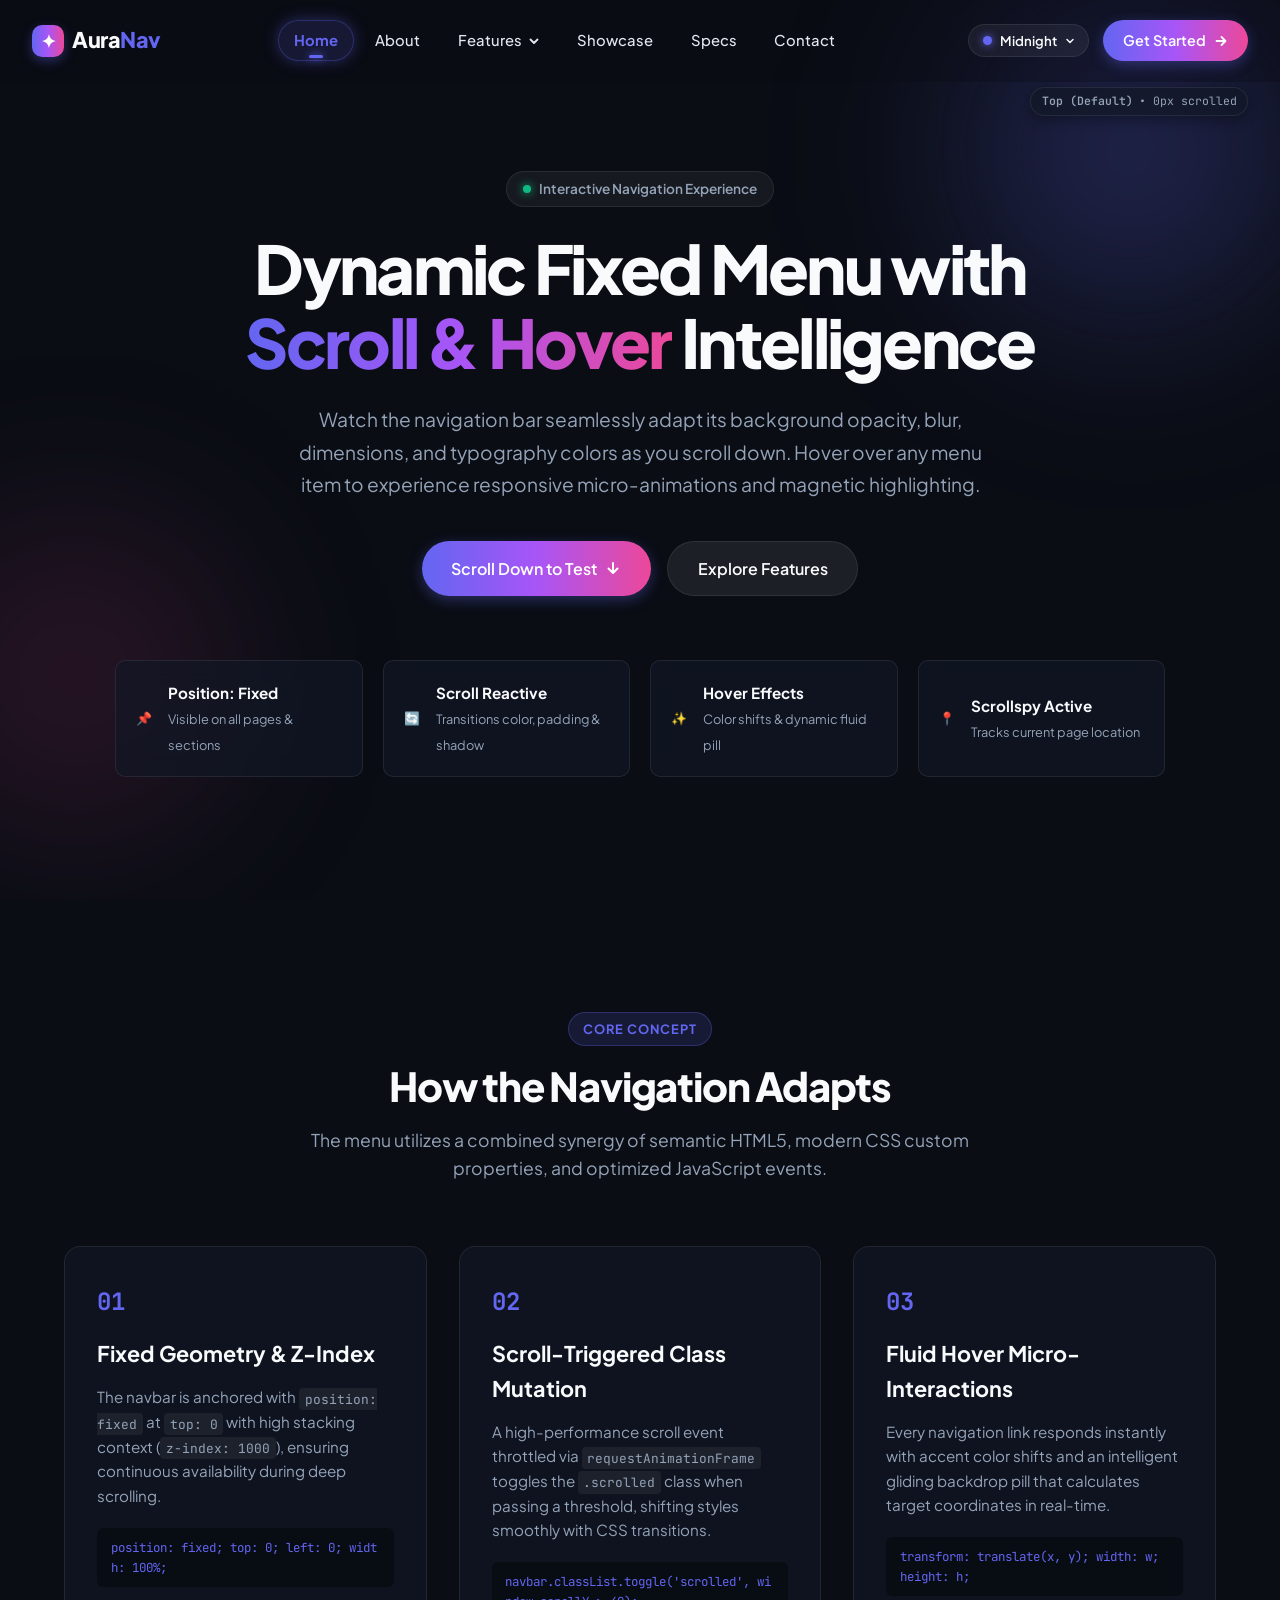
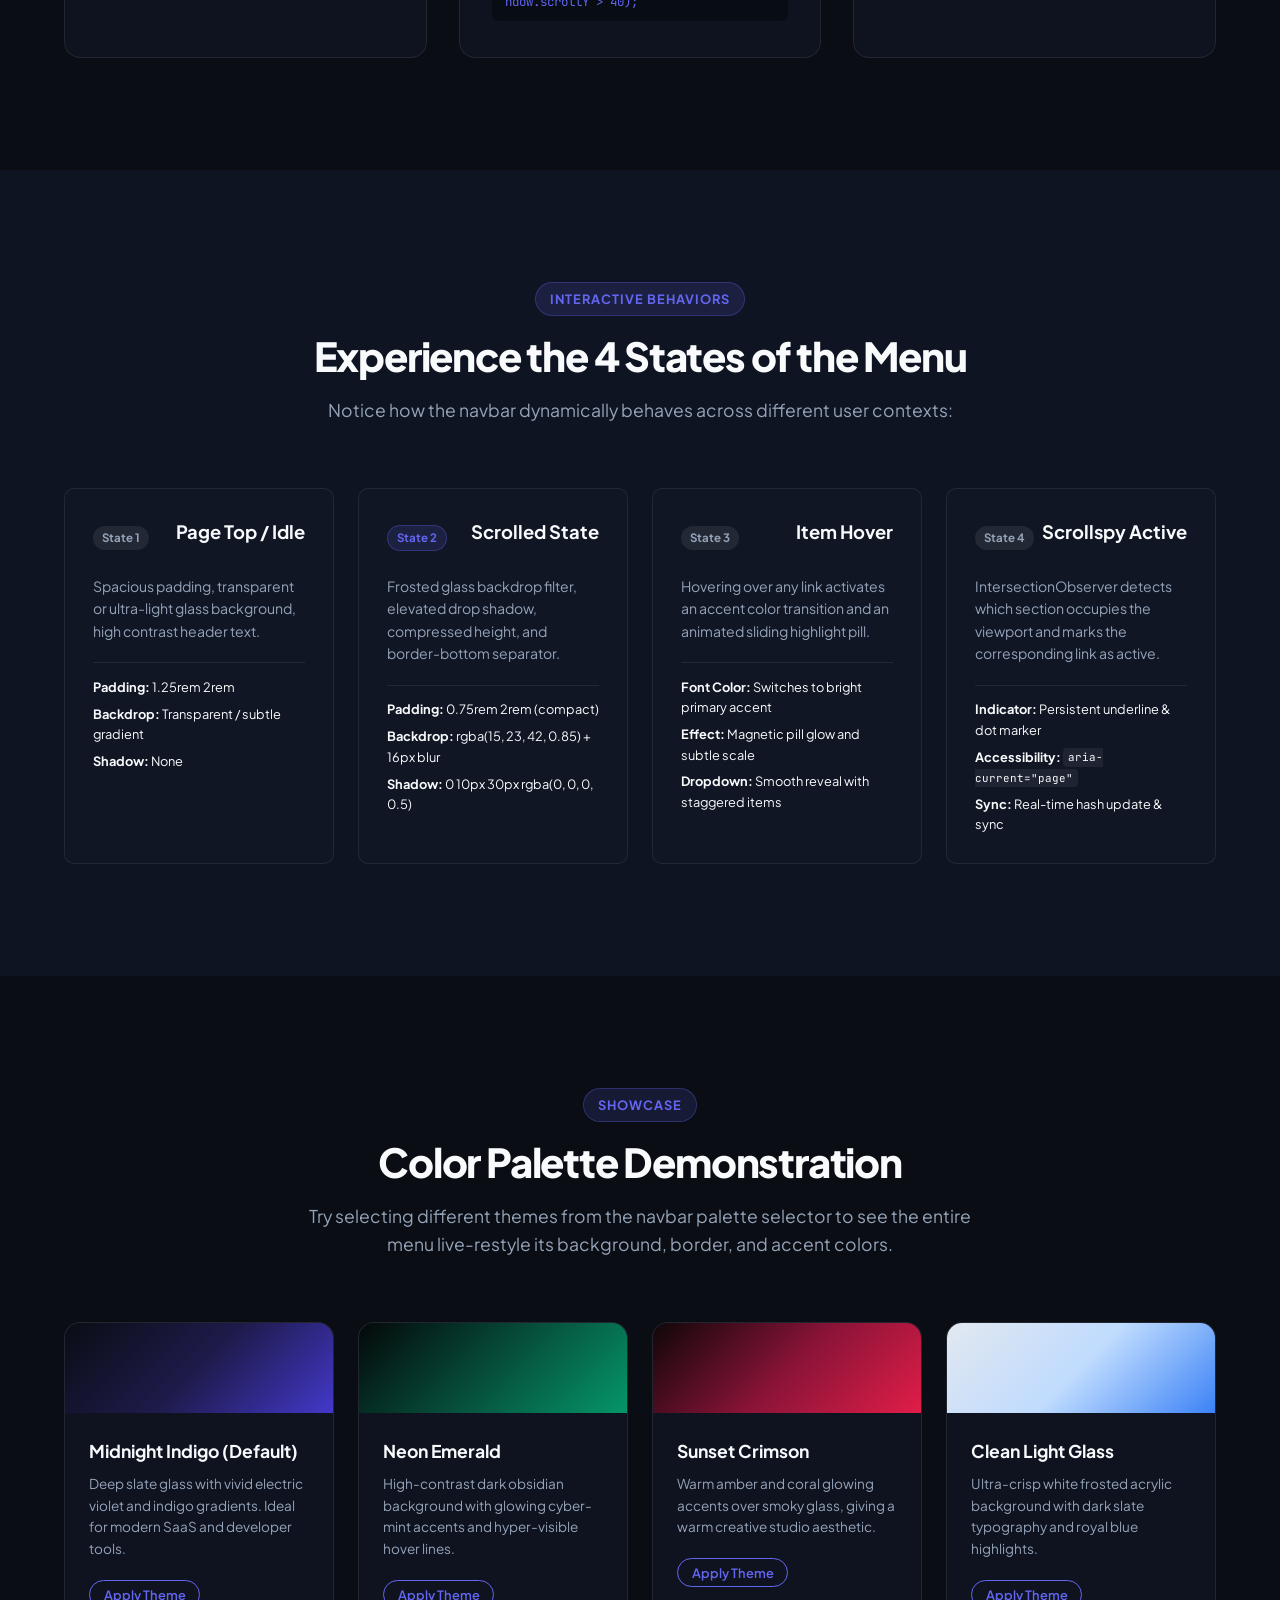
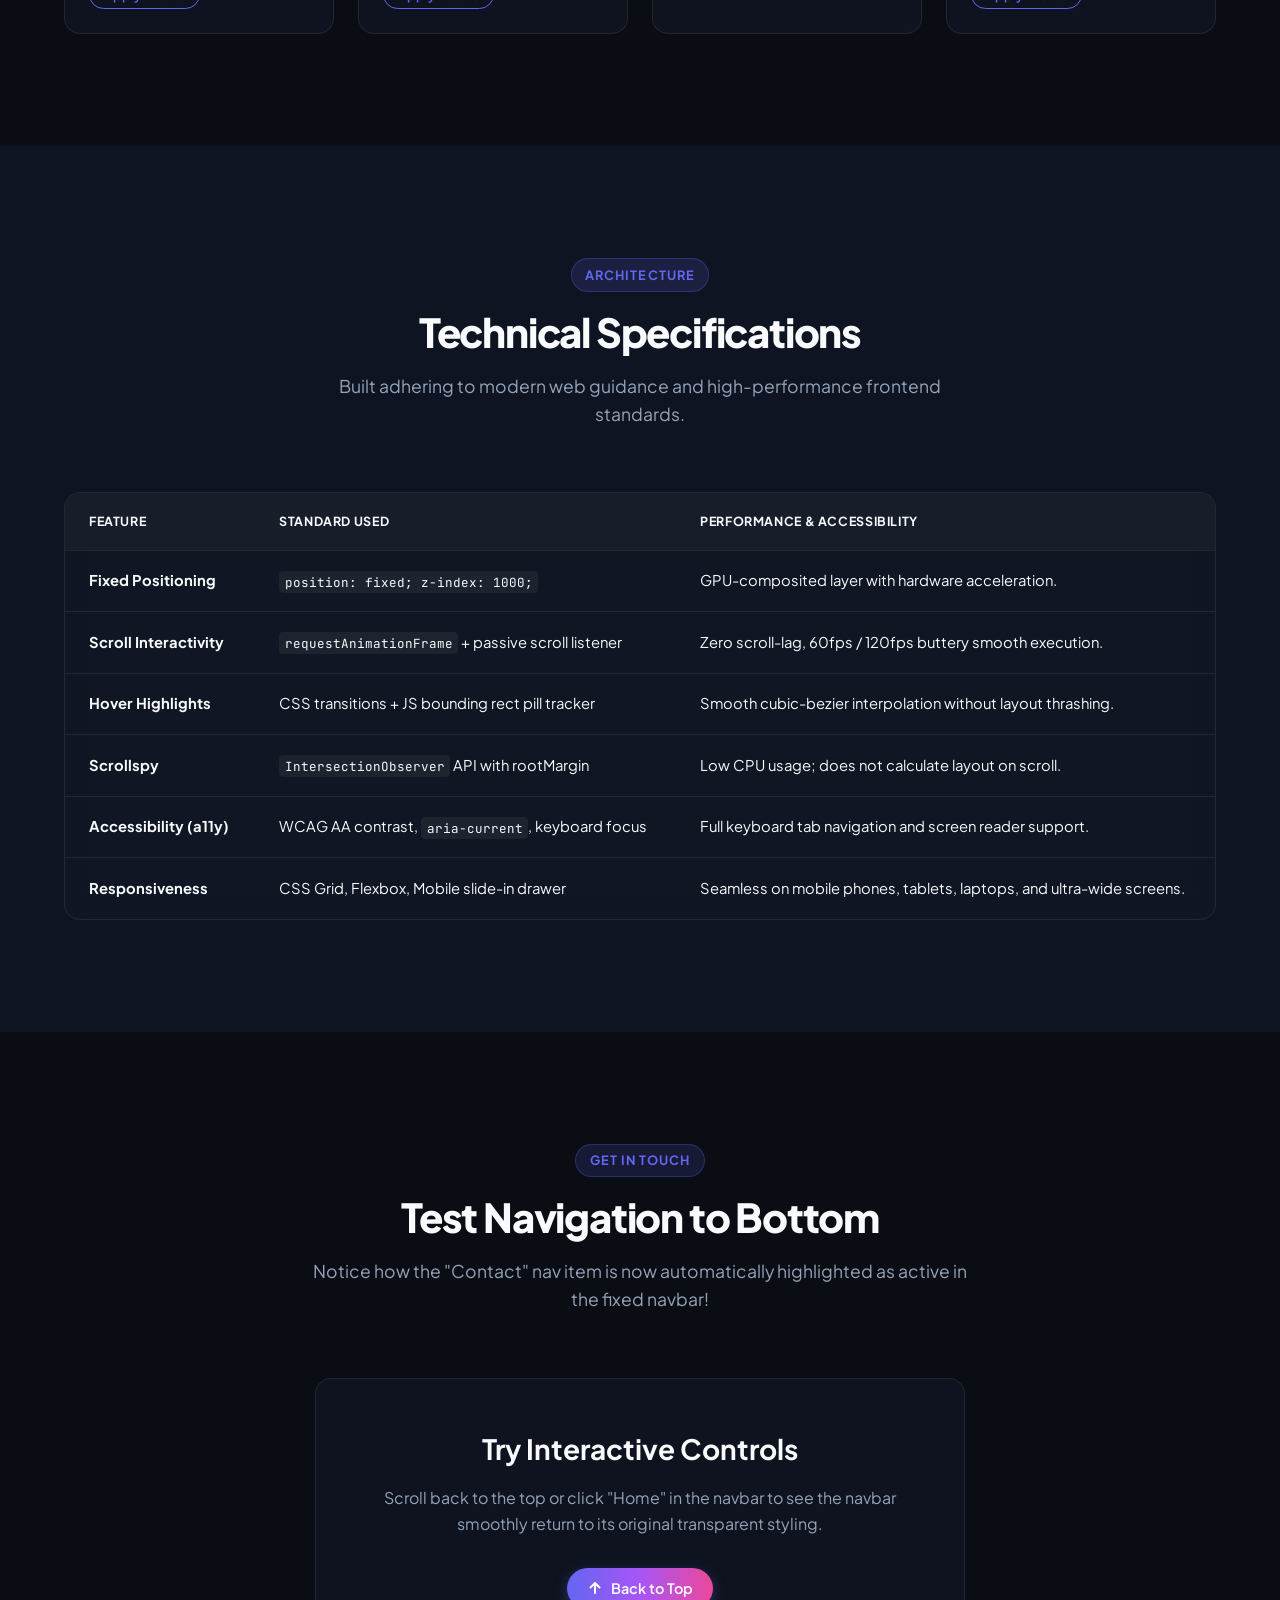
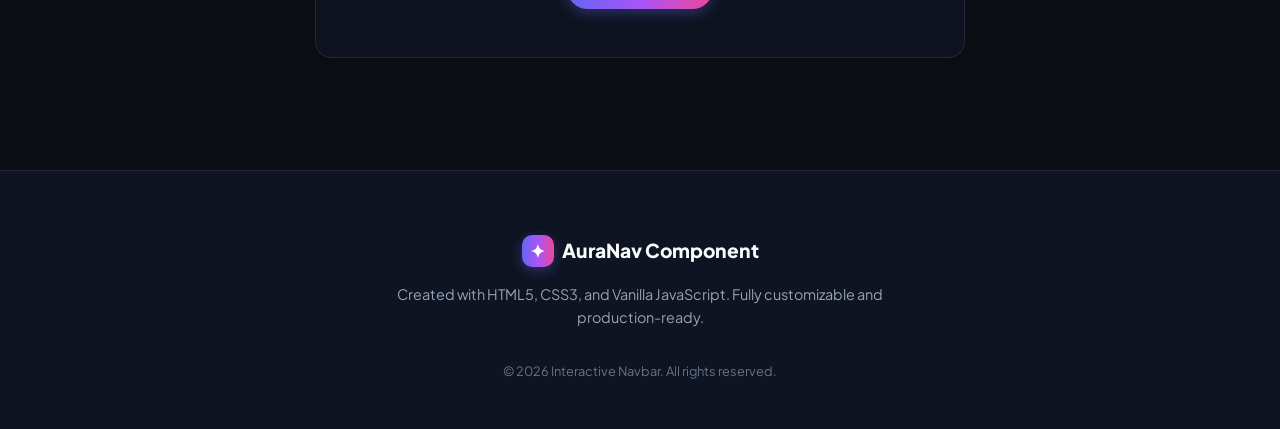
<file: index.html>
<!DOCTYPE html>
<html lang="en">
<head>
  <meta charset="UTF-8" />
  <meta name="viewport" content="width=device-width, initial-scale=1.0" />
  <title>Interactive Fixed Navigation Menu Demo</title>
  <meta name="description" content="A modern, interactive fixed navigation bar with scroll state transforms, dynamic hover effects, scrollspy active indicators, and theme controls." />
  <!-- Google Fonts for sleek modern typography -->
  <link rel="preconnect" href="https://fonts.googleapis.com">
  <link rel="preconnect" href="https://fonts.gstatic.com" crossorigin>
  <link href="https://fonts.googleapis.com/css2?family=Plus+Jakarta+Sans:wght@400;500;600;700;800&family=JetBrains+Mono:wght@400;500&display=swap" rel="stylesheet">
  <link rel="stylesheet" href="style.css" />
</head>
<body data-theme="dark">

  <!-- =========================================================
       FIXED INTERACTIVE NAVIGATION MENU
       ========================================================= -->
  <header class="navbar" id="navbar" role="banner">
    <!-- Top Scroll Progress Indicator -->
    <div class="scroll-progress-bar" id="scrollProgressBar" aria-hidden="true"></div>

    <div class="nav-container">
      <!-- Brand Logo -->
      <a href="#home" class="nav-logo" aria-label="AuraUI Home">
        <span class="logo-icon">✦</span>
        <span class="logo-text">Aura<span class="logo-highlight">Nav</span></span>
      </a>

      <!-- Desktop Navigation Menu Links -->
      <nav class="nav-menu" id="navMenu" aria-label="Main Navigation">
        <!-- Floating Hover Pill Highlight (Tracked with JavaScript) -->
        <div class="nav-hover-pill" id="hoverPill" aria-hidden="true"></div>

        <ul class="nav-list" id="navList">
          <li class="nav-item">
            <a href="#home" class="nav-link active" data-section="home">
              <span class="link-label">Home</span>
            </a>
          </li>
          <li class="nav-item">
            <a href="#about" class="nav-link" data-section="about">
              <span class="link-label">About</span>
            </a>
          </li>
          <li class="nav-item dropdown">
            <a href="#services" class="nav-link dropdown-toggle" data-section="services" id="servicesDropdown" aria-haspopup="true" aria-expanded="false">
              <span class="link-label">Features</span>
              <svg class="dropdown-chevron" width="12" height="12" viewBox="0 0 12 12" fill="none" xmlns="http://www.w3.org/2000/svg">
                <path d="M2.5 4.5L6 8L9.5 4.5" stroke="currentColor" stroke-width="1.8" stroke-linecap="round" stroke-linejoin="round"/>
              </svg>
            </a>
            <!-- Submenu / Dropdown -->
            <ul class="dropdown-menu" aria-labelledby="servicesDropdown">
              <li>
                <a href="#services" class="dropdown-item">
                  <span class="dropdown-icon">⚡</span>
                  <div>
                    <span class="dropdown-title">Scroll Animations</span>
                    <span class="dropdown-desc">Smooth backdrop blur & sizing</span>
                  </div>
                </a>
              </li>
              <li>
                <a href="#services" class="dropdown-item">
                  <span class="dropdown-icon">🎨</span>
                  <div>
                    <span class="dropdown-title">Dynamic Color Shifts</span>
                    <span class="dropdown-desc">Color adjustments on hover & scroll</span>
                  </div>
                </a>
              </li>
              <li>
                <a href="#services" class="dropdown-item">
                  <span class="dropdown-icon">🎯</span>
                  <div>
                    <span class="dropdown-title">Scrollspy Tracking</span>
                    <span class="dropdown-desc">Auto-highlights current section</span>
                  </div>
                </a>
              </li>
            </ul>
          </li>
          <li class="nav-item">
            <a href="#portfolio" class="nav-link" data-section="portfolio">
              <span class="link-label">Showcase</span>
            </a>
          </li>
          <li class="nav-item">
            <a href="#pricing" class="nav-link" data-section="pricing">
              <span class="link-label">Specs</span>
            </a>
          </li>
          <li class="nav-item">
            <a href="#contact" class="nav-link" data-section="contact">
              <span class="link-label">Contact</span>
            </a>
          </li>
        </ul>
      </nav>

      <!-- Right Navigation Actions: Preset Theme Switcher & CTA -->
      <div class="nav-actions">
        <!-- Interactive Theme Palette Switcher -->
        <div class="theme-selector-wrapper" title="Change navbar color scheme">
          <button class="theme-badge-btn" id="themePaletteBtn" aria-label="Switch Navbar Theme" aria-expanded="false">
            <span class="palette-dot current-dot"></span>
            <span class="theme-name" id="currentThemeName">Midnight</span>
            <svg width="10" height="10" viewBox="0 0 10 10" fill="none"><path d="M2 3.5L5 6.5L8 3.5" stroke="currentColor" stroke-width="1.5" stroke-linecap="round"/></svg>
          </button>
          
          <div class="theme-dropdown-panel" id="themeDropdownPanel" role="menu">
            <div class="theme-panel-header">Navbar Color Palette</div>
            <button class="palette-option active" data-scheme="midnight" role="menuitem">
              <span class="color-preview preview-midnight"></span>
              <span>Midnight Indigo</span>
            </button>
            <button class="palette-option" data-scheme="cyberpunk" role="menuitem">
              <span class="color-preview preview-cyberpunk"></span>
              <span>Neon Emerald</span>
            </button>
            <button class="palette-option" data-scheme="sunset" role="menuitem">
              <span class="color-preview preview-sunset"></span>
              <span>Sunset Crimson</span>
            </button>
            <button class="palette-option" data-scheme="light" role="menuitem">
              <span class="color-preview preview-light"></span>
              <span>Clean Light Glass</span>
            </button>
          </div>
        </div>

        <!-- Primary CTA Button -->
        <a href="#contact" class="btn btn-primary nav-cta">
          <span>Get Started</span>
          <svg width="14" height="14" viewBox="0 0 14 14" fill="none"><path d="M2.5 7H11.5M11.5 7L7.5 3M11.5 7L7.5 11" stroke="currentColor" stroke-width="1.8" stroke-linecap="round" stroke-linejoin="round"/></svg>
        </a>

        <!-- Mobile Hamburger Toggle Button -->
        <button class="mobile-toggle" id="mobileToggle" aria-label="Toggle navigation menu" aria-controls="navMenu" aria-expanded="false">
          <span class="hamburger-bar"></span>
          <span class="hamburger-bar"></span>
          <span class="hamburger-bar"></span>
        </button>
      </div>
    </div>

    <!-- Live Scroll Telemetry Pill (Visual Indicator of Navbar State) -->
    <div class="scroll-telemetry" id="scrollTelemetry">
      <span class="telemetry-state">Top (Default)</span>
      <span class="telemetry-separator">•</span>
      <span class="telemetry-px">0px scrolled</span>
    </div>
  </header>

  <!-- =========================================================
       PAGE CONTENT (SECTIONS TO DEMONSTRATE SCROLLING)
       ========================================================= -->
  <main id="mainContent">

    <!-- HERO SECTION (#home) -->
    <section id="home" class="section section-hero">
      <div class="hero-glow-1" aria-hidden="true"></div>
      <div class="hero-glow-2" aria-hidden="true"></div>
      <div class="container hero-container">
        <div class="hero-tag">
          <span class="pulse-indicator"></span>
          <span>Interactive Navigation Experience</span>
        </div>
        <h1 class="hero-title">
          Dynamic Fixed Menu with <span class="gradient-text">Scroll & Hover</span> Intelligence
        </h1>
        <p class="hero-subtitle">
          Watch the navigation bar seamlessly adapt its background opacity, blur, dimensions, and typography colors as you scroll down. Hover over any menu item to experience responsive micro-animations and magnetic highlighting.
        </p>

        <div class="hero-buttons">
          <a href="#about" class="btn btn-primary btn-lg">
            <span>Scroll Down to Test</span>
            <svg width="16" height="16" viewBox="0 0 16 16" fill="none"><path d="M8 3V13M8 13L3.5 8.5M8 13L12.5 8.5" stroke="currentColor" stroke-width="2" stroke-linecap="round" stroke-linejoin="round"/></svg>
          </a>
          <a href="#services" class="btn btn-secondary btn-lg">
            <span>Explore Features</span>
          </a>
        </div>

        <!-- Interactive Feature Badges -->
        <div class="hero-metrics">
          <div class="metric-card">
            <span class="metric-icon">📌</span>
            <div>
              <strong>Position: Fixed</strong>
              <span>Visible on all pages & sections</span>
            </div>
          </div>
          <div class="metric-card">
            <span class="metric-icon">🔄</span>
            <div>
              <strong>Scroll Reactive</strong>
              <span>Transitions color, padding & shadow</span>
            </div>
          </div>
          <div class="metric-card">
            <span class="metric-icon">✨</span>
            <div>
              <strong>Hover Effects</strong>
              <span>Color shifts & dynamic fluid pill</span>
            </div>
          </div>
          <div class="metric-card">
            <span class="metric-icon">📍</span>
            <div>
              <strong>Scrollspy Active</strong>
              <span>Tracks current page location</span>
            </div>
          </div>
        </div>
      </div>
    </section>

    <!-- ABOUT SECTION (#about) -->
    <section id="about" class="section">
      <div class="container">
        <div class="section-header">
          <span class="section-tag">Core Concept</span>
          <h2 class="section-title">How the Navigation Adapts</h2>
          <p class="section-desc">The menu utilizes a combined synergy of semantic HTML5, modern CSS custom properties, and optimized JavaScript events.</p>
        </div>

        <div class="features-grid">
          <div class="feature-card">
            <div class="feature-number">01</div>
            <h3>Fixed Geometry & Z-Index</h3>
            <p>The navbar is anchored with <code>position: fixed</code> at <code>top: 0</code> with high stacking context (<code>z-index: 1000</code>), ensuring continuous availability during deep scrolling.</p>
            <div class="code-preview">position: fixed; top: 0; left: 0; width: 100%;</div>
          </div>

          <div class="feature-card">
            <div class="feature-number">02</div>
            <h3>Scroll-Triggered Class Mutation</h3>
            <p>A high-performance scroll event throttled via <code>requestAnimationFrame</code> toggles the <code>.scrolled</code> class when passing a threshold, shifting styles smoothly with CSS transitions.</p>
            <div class="code-preview">navbar.classList.toggle('scrolled', window.scrollY > 40);</div>
          </div>

          <div class="feature-card">
            <div class="feature-number">03</div>
            <h3>Fluid Hover Micro-Interactions</h3>
            <p>Every navigation link responds instantly with accent color shifts and an intelligent gliding backdrop pill that calculates target coordinates in real-time.</p>
            <div class="code-preview">transform: translate(x, y); width: w; height: h;</div>
          </div>
        </div>
      </div>
    </section>

    <!-- FEATURES / SERVICES SECTION (#services) -->
    <section id="services" class="section section-alt">
      <div class="container">
        <div class="section-header">
          <span class="section-tag">Interactive Behaviors</span>
          <h2 class="section-title">Experience the 4 States of the Menu</h2>
          <p class="section-desc">Notice how the navbar dynamically behaves across different user contexts:</p>
        </div>

        <div class="states-grid">
          <div class="state-card" data-state="top">
            <div class="state-header">
              <span class="state-badge">State 1</span>
              <h4>Page Top / Idle</h4>
            </div>
            <p>Spacious padding, transparent or ultra-light glass background, high contrast header text.</p>
            <ul class="state-specs">
              <li><strong>Padding:</strong> 1.25rem 2rem</li>
              <li><strong>Backdrop:</strong> Transparent / subtle gradient</li>
              <li><strong>Shadow:</strong> None</li>
            </ul>
          </div>

          <div class="state-card" data-state="scrolled">
            <div class="state-header">
              <span class="state-badge badge-active">State 2</span>
              <h4>Scrolled State</h4>
            </div>
            <p>Frosted glass backdrop filter, elevated drop shadow, compressed height, and border-bottom separator.</p>
            <ul class="state-specs">
              <li><strong>Padding:</strong> 0.75rem 2rem (compact)</li>
              <li><strong>Backdrop:</strong> rgba(15, 23, 42, 0.85) + 16px blur</li>
              <li><strong>Shadow:</strong> 0 10px 30px rgba(0, 0, 0, 0.5)</li>
            </ul>
          </div>

          <div class="state-card" data-state="hover">
            <div class="state-header">
              <span class="state-badge">State 3</span>
              <h4>Item Hover</h4>
            </div>
            <p>Hovering over any link activates an accent color transition and an animated sliding highlight pill.</p>
            <ul class="state-specs">
              <li><strong>Font Color:</strong> Switches to bright primary accent</li>
              <li><strong>Effect:</strong> Magnetic pill glow and subtle scale</li>
              <li><strong>Dropdown:</strong> Smooth reveal with staggered items</li>
            </ul>
          </div>

          <div class="state-card" data-state="scrollspy">
            <div class="state-header">
              <span class="state-badge">State 4</span>
              <h4>Scrollspy Active</h4>
            </div>
            <p>IntersectionObserver detects which section occupies the viewport and marks the corresponding link as active.</p>
            <ul class="state-specs">
              <li><strong>Indicator:</strong> Persistent underline & dot marker</li>
              <li><strong>Accessibility:</strong> <code>aria-current="page"</code></li>
              <li><strong>Sync:</strong> Real-time hash update & sync</li>
            </ul>
          </div>
        </div>
      </div>
    </section>

    <!-- SHOWCASE / PORTFOLIO SECTION (#portfolio) -->
    <section id="portfolio" class="section">
      <div class="container">
        <div class="section-header">
          <span class="section-tag">Showcase</span>
          <h2 class="section-title">Color Palette Demonstration</h2>
          <p class="section-desc">Try selecting different themes from the navbar palette selector to see the entire menu live-restyle its background, border, and accent colors.</p>
        </div>

        <div class="palette-cards-grid">
          <div class="theme-card" onclick="window.setNavbarTheme('midnight')">
            <div class="theme-card-banner midnight-banner"></div>
            <div class="theme-card-body">
              <h4>Midnight Indigo (Default)</h4>
              <p>Deep slate glass with vivid electric violet and indigo gradients. Ideal for modern SaaS and developer tools.</p>
              <button class="btn btn-outline btn-sm">Apply Theme</button>
            </div>
          </div>

          <div class="theme-card" onclick="window.setNavbarTheme('cyberpunk')">
            <div class="theme-card-banner cyberpunk-banner"></div>
            <div class="theme-card-body">
              <h4>Neon Emerald</h4>
              <p>High-contrast dark obsidian background with glowing cyber-mint accents and hyper-visible hover lines.</p>
              <button class="btn btn-outline btn-sm">Apply Theme</button>
            </div>
          </div>

          <div class="theme-card" onclick="window.setNavbarTheme('sunset')">
            <div class="theme-card-banner sunset-banner"></div>
            <div class="theme-card-body">
              <h4>Sunset Crimson</h4>
              <p>Warm amber and coral glowing accents over smoky glass, giving a warm creative studio aesthetic.</p>
              <button class="btn btn-outline btn-sm">Apply Theme</button>
            </div>
          </div>

          <div class="theme-card" onclick="window.setNavbarTheme('light')">
            <div class="theme-card-banner light-banner"></div>
            <div class="theme-card-body">
              <h4>Clean Light Glass</h4>
              <p>Ultra-crisp white frosted acrylic background with dark slate typography and royal blue highlights.</p>
              <button class="btn btn-outline btn-sm">Apply Theme</button>
            </div>
          </div>
        </div>
      </div>
    </section>

    <!-- SPECS / PRICING SECTION (#pricing) -->
    <section id="pricing" class="section section-alt">
      <div class="container">
        <div class="section-header">
          <span class="section-tag">Architecture</span>
          <h2 class="section-title">Technical Specifications</h2>
          <p class="section-desc">Built adhering to modern web guidance and high-performance frontend standards.</p>
        </div>

        <div class="specs-table-wrapper">
          <table class="specs-table">
            <thead>
              <tr>
                <th>Feature</th>
                <th>Standard Used</th>
                <th>Performance & Accessibility</th>
              </tr>
            </thead>
            <tbody>
              <tr>
                <td><strong>Fixed Positioning</strong></td>
                <td><code>position: fixed; z-index: 1000;</code></td>
                <td>GPU-composited layer with hardware acceleration.</td>
              </tr>
              <tr>
                <td><strong>Scroll Interactivity</strong></td>
                <td><code>requestAnimationFrame</code> + passive scroll listener</td>
                <td>Zero scroll-lag, 60fps / 120fps buttery smooth execution.</td>
              </tr>
              <tr>
                <td><strong>Hover Highlights</strong></td>
                <td>CSS transitions + JS bounding rect pill tracker</td>
                <td>Smooth cubic-bezier interpolation without layout thrashing.</td>
              </tr>
              <tr>
                <td><strong>Scrollspy</strong></td>
                <td><code>IntersectionObserver</code> API with rootMargin</td>
                <td>Low CPU usage; does not calculate layout on scroll.</td>
              </tr>
              <tr>
                <td><strong>Accessibility (a11y)</strong></td>
                <td>WCAG AA contrast, <code>aria-current</code>, keyboard focus</td>
                <td>Full keyboard tab navigation and screen reader support.</td>
              </tr>
              <tr>
                <td><strong>Responsiveness</strong></td>
                <td>CSS Grid, Flexbox, Mobile slide-in drawer</td>
                <td>Seamless on mobile phones, tablets, laptops, and ultra-wide screens.</td>
              </tr>
            </tbody>
          </table>
        </div>
      </div>
    </section>

    <!-- CONTACT SECTION (#contact) -->
    <section id="contact" class="section">
      <div class="container">
        <div class="section-header">
          <span class="section-tag">Get In Touch</span>
          <h2 class="section-title">Test Navigation to Bottom</h2>
          <p class="section-desc">Notice how the "Contact" nav item is now automatically highlighted as active in the fixed navbar!</p>
        </div>

        <div class="contact-card">
          <div class="contact-info">
            <h3>Try Interactive Controls</h3>
            <p>Scroll back to the top or click "Home" in the navbar to see the navbar smoothly return to its original transparent styling.</p>
            <div class="contact-actions">
              <a href="#home" class="btn btn-primary">
                <svg width="16" height="16" viewBox="0 0 16 16" fill="none"><path d="M8 13V3M8 3L3.5 7.5M8 3L12.5 7.5" stroke="currentColor" stroke-width="2" stroke-linecap="round" stroke-linejoin="round"/></svg>
                <span>Back to Top</span>
              </a>
            </div>
          </div>
        </div>
      </div>
    </section>

  </main>

  <!-- =========================================================
       PAGE FOOTER
       ========================================================= -->
  <footer class="footer">
    <div class="container footer-content">
      <div class="footer-logo">
        <span class="logo-icon">✦</span>
        <span>AuraNav Component</span>
      </div>
      <p class="footer-text">Created with HTML5, CSS3, and Vanilla JavaScript. Fully customizable and production-ready.</p>
      <div class="footer-copy">© 2026 Interactive Navbar. All rights reserved.</div>
    </div>
  </footer>

  <!-- Script file -->
  <script src="script.js"></script>
</body>
</html>
</file>
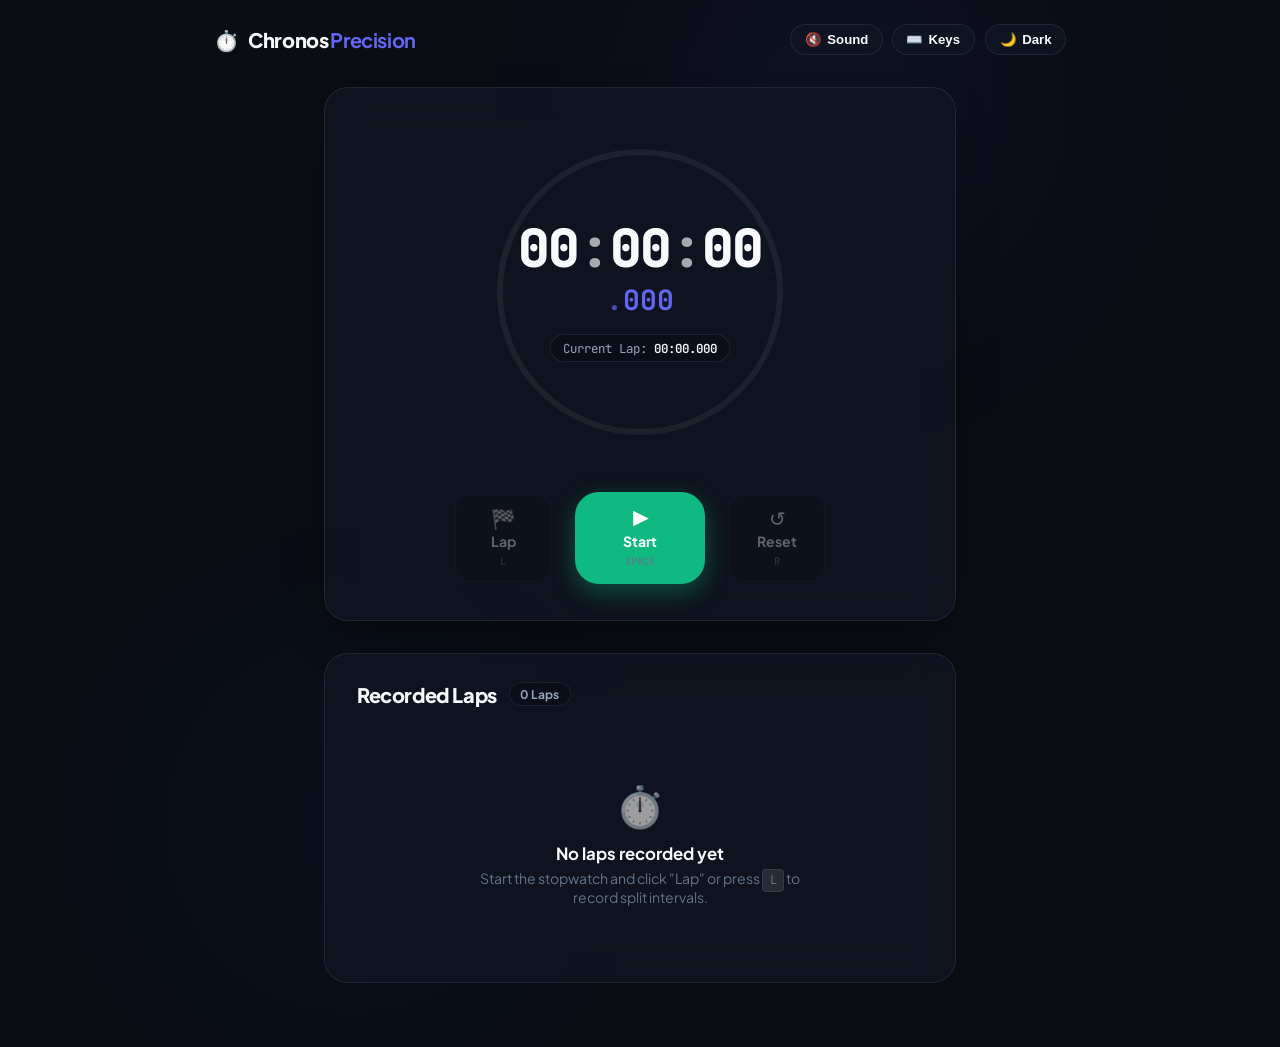
<file: web development 2/index.html>
<!DOCTYPE html>
<html lang="en">
<head>
  <meta charset="UTF-8" />
  <meta name="viewport" content="width=device-width, initial-scale=1.0" />
  <title>Chronos Precision Stopwatch</title>
  <meta name="description" content="A precision stopwatch web application featuring millisecond accuracy, lap tracking with fastest/slowest analysis, audio ticks, keyboard shortcuts, and theme switcher." />
  
  <!-- Modern Fonts -->
  <link rel="preconnect" href="https://fonts.googleapis.com">
  <link rel="preconnect" href="https://fonts.gstatic.com" crossorigin>
  <link href="https://fonts.googleapis.com/css2?family=Plus+Jakarta+Sans:wght@400;500;600;700;800&family=JetBrains+Mono:wght@400;600;700;800&display=swap" rel="stylesheet">
  
  <link rel="stylesheet" href="style.css" />
</head>
<body data-theme="dark">

  <div class="app-background-glow glow-1" aria-hidden="true"></div>
  <div class="app-background-glow glow-2" aria-hidden="true"></div>

  <!-- Header / App Bar -->
  <header class="app-header">
    <div class="app-logo">
      <span class="logo-icon">⏱️</span>
      <span class="logo-text">Chronos<span class="logo-accent">Precision</span></span>
    </div>

    <!-- Utilities Toolbar (Sound, Theme, Shortcuts Help) -->
    <div class="app-toolbar">
      <button class="tool-btn" id="soundToggleBtn" title="Toggle Sound Feedback (Muted by default)" aria-label="Toggle sound effects">
        <span class="tool-icon" id="soundIcon">🔇</span>
        <span class="tool-label">Sound</span>
      </button>

      <button class="tool-btn" id="shortcutsBtn" title="Keyboard Shortcuts" aria-label="View keyboard shortcuts">
        <span class="tool-icon">⌨️</span>
        <span class="tool-label">Keys</span>
      </button>

      <div class="theme-picker">
        <button class="tool-btn" id="themeBtn" aria-label="Switch visual theme" title="Switch visual theme">
          <span class="tool-icon" id="themeIcon">🌙</span>
          <span class="tool-label" id="themeName">Dark</span>
        </button>
      </div>
    </div>
  </header>

  <!-- Main Stopwatch Stage -->
  <main class="stopwatch-container">

    <!-- Radial Dial & Digital Display Container -->
    <div class="stopwatch-card">
      <div class="dial-wrapper">
        <!-- SVG Circular Ring Indicator -->
        <svg class="dial-svg" viewBox="0 0 320 320" aria-hidden="true">
          <!-- Background track -->
          <circle class="dial-track" cx="160" cy="160" r="140" />
          <!-- Animated progress arc (60 seconds per loop) -->
          <circle class="dial-progress" id="dialProgress" cx="160" cy="160" r="140" />
        </svg>

        <!-- Digital Readout -->
        <div class="display-container" role="timer" aria-live="off" aria-atomic="true">
          <!-- Hours & Minutes : Seconds -->
          <div class="time-main">
            <span class="time-segment" id="hoursGroup"><span class="digits" id="hours">00</span><span class="unit-colon">:</span></span>
            <span class="time-segment"><span class="digits" id="minutes">00</span><span class="unit-colon">:</span></span>
            <span class="time-segment"><span class="digits" id="seconds">00</span></span>
          </div>
          <!-- Milliseconds / Hundredths (Tabular Monospace) -->
          <div class="time-sub">
            <span class="sub-dot">.</span>
            <span class="sub-digits" id="milliseconds">000</span>
          </div>

          <!-- Current Running Lap Status Tag -->
          <div class="current-lap-indicator" id="currentLapIndicator">
            <span class="lap-tag-label">Current Lap:</span>
            <span class="lap-tag-time" id="currentLapDisplay">00:00.000</span>
          </div>
        </div>
      </div>

      <!-- Main Action Controls -->
      <div class="controls-wrapper">
        <!-- Lap Button (Left) -->
        <button class="control-btn btn-lap" id="lapBtn" disabled aria-label="Record lap time">
          <span class="btn-icon">🏁</span>
          <span class="btn-text">Lap</span>
          <span class="key-badge">L</span>
        </button>

        <!-- Start / Pause / Resume Button (Center, Dominant) -->
        <button class="control-btn btn-start" id="startPauseBtn" aria-label="Start stopwatch">
          <span class="btn-icon" id="startPauseIcon">▶</span>
          <span class="btn-text" id="startPauseText">Start</span>
          <span class="key-badge">Space</span>
        </button>

        <!-- Reset Button (Right) -->
        <button class="control-btn btn-reset" id="resetBtn" disabled aria-label="Reset stopwatch">
          <span class="btn-icon">↺</span>
          <span class="btn-text">Reset</span>
          <span class="key-badge">R</span>
        </button>
      </div>
    </div>

    <!-- Statistics Panel (Active when laps exist) -->
    <div class="stats-card" id="statsCard" style="display: none;">
      <div class="stat-item">
        <span class="stat-label">Total Laps</span>
        <span class="stat-value" id="statTotalLaps">0</span>
      </div>
      <div class="stat-item stat-fastest">
        <span class="stat-label">Fastest Lap</span>
        <span class="stat-value" id="statFastestLap">--:--.---</span>
      </div>
      <div class="stat-item stat-slowest">
        <span class="stat-label">Slowest Lap</span>
        <span class="stat-value" id="statSlowestLap">--:--.---</span>
      </div>
      <div class="stat-item">
        <span class="stat-label">Average Lap</span>
        <span class="stat-value" id="statAvgLap">--:--.---</span>
      </div>
    </div>

    <!-- Laps Record Section -->
    <section class="laps-container" id="lapsContainer" aria-label="Recorded Laps">
      <div class="laps-header">
        <div class="laps-title-group">
          <h2 class="laps-title">Recorded Laps</h2>
          <span class="laps-count-badge" id="lapsCountBadge">0 Laps</span>
        </div>

        <div class="laps-actions" id="lapsActions" style="display: none;">
          <button class="laps-action-btn" id="copyLapsBtn" title="Copy laps to clipboard">
            <span>📋</span> Copy
          </button>
          <button class="laps-action-btn" id="exportCsvBtn" title="Export as CSV">
            <span>⬇️</span> CSV
          </button>
          <button class="laps-action-btn btn-danger-soft" id="clearLapsBtn" title="Clear all lap history">
            <span>🗑️</span> Clear
          </button>
        </div>
      </div>

      <!-- Empty State Placeholder -->
      <div class="laps-empty" id="lapsEmpty">
        <div class="empty-icon">⏱️</div>
        <p class="empty-title">No laps recorded yet</p>
        <p class="empty-subtitle">Start the stopwatch and click "Lap" or press <kbd>L</kbd> to record split intervals.</p>
      </div>

      <!-- Laps List Table -->
      <div class="laps-table-wrapper" id="lapsTableWrapper" style="display: none;">
        <table class="laps-table">
          <thead>
            <tr>
              <th scope="col" class="th-lap">Lap</th>
              <th scope="col" class="th-split">Lap Time</th>
              <th scope="col" class="th-total">Overall Time</th>
              <th scope="col" class="th-delta">Difference</th>
            </tr>
          </thead>
          <tbody id="lapsListBody">
            <!-- Dynamically populated rows -->
          </tbody>
        </table>
      </div>
    </section>

  </main>

  <!-- Keyboard Shortcuts Modal Dialog -->
  <dialog class="modal-dialog" id="shortcutsDialog" aria-labelledby="dialogTitle">
    <div class="dialog-content">
      <div class="dialog-header">
        <h3 id="dialogTitle">⌨️ Keyboard Shortcuts</h3>
        <button class="dialog-close" id="closeDialogBtn" aria-label="Close shortcuts dialog">✕</button>
      </div>
      <div class="shortcuts-grid">
        <div class="shortcut-row">
          <kbd>Space</kbd> or <kbd>S</kbd>
          <span>Start / Pause / Resume timing</span>
        </div>
        <div class="shortcut-row">
          <kbd>L</kbd>
          <span>Record Lap</span>
        </div>
        <div class="shortcut-row">
          <kbd>R</kbd>
          <span>Reset stopwatch to zero</span>
        </div>
        <div class="shortcut-row">
          <kbd>M</kbd>
          <span>Mute / Unmute sound ticks</span>
        </div>
        <div class="shortcut-row">
          <kbd>Esc</kbd>
          <span>Close shortcut window</span>
        </div>
      </div>
    </div>
  </dialog>

  <!-- Notification Toast -->
  <div class="toast-notification" id="toastNotification" role="alert" aria-live="polite"></div>

  <!-- JavaScript Application Logic -->
  <script src="script.js"></script>
</body>
</html>
</file>
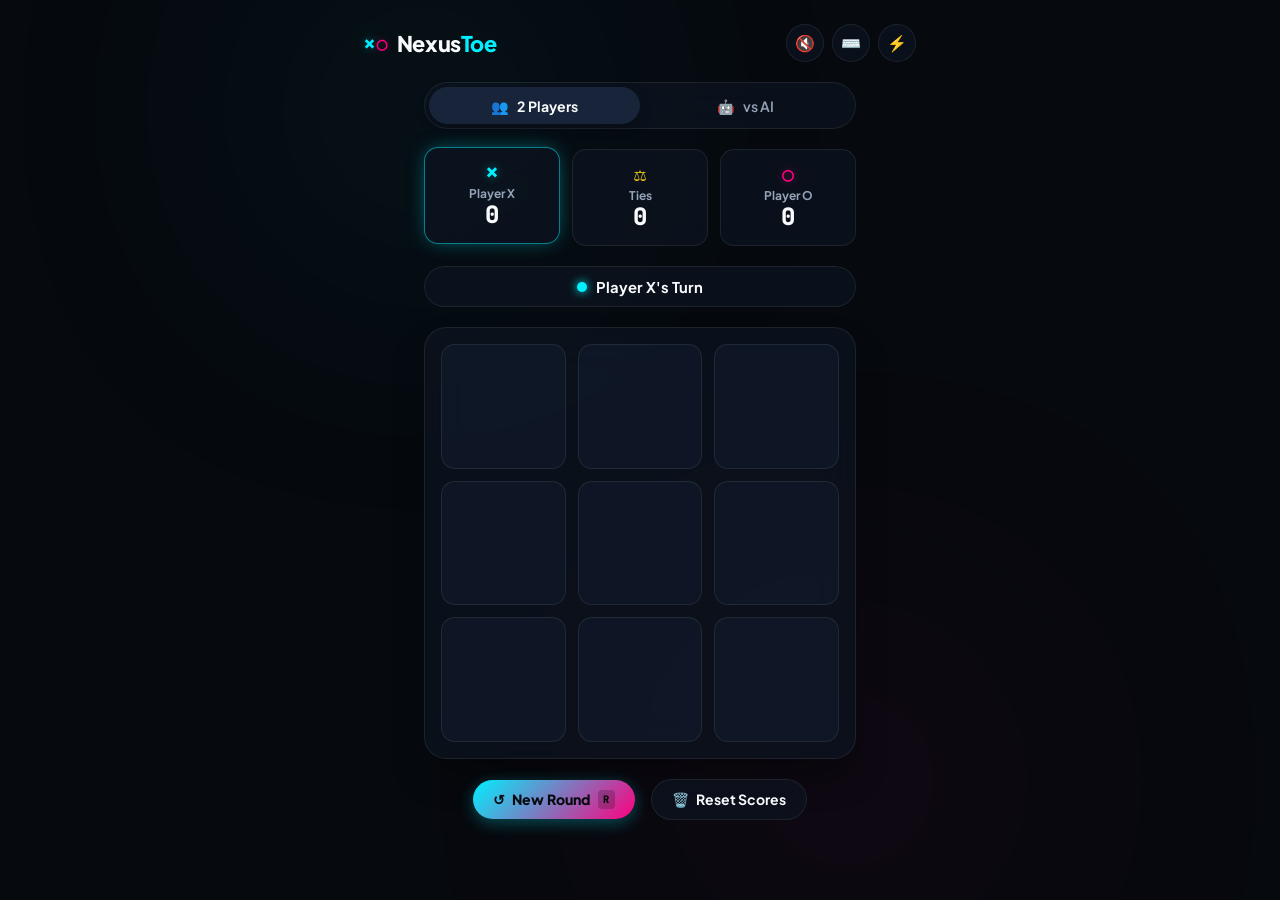
<file: web development 3/index.html>
<!DOCTYPE html>
<html lang="en">
<head>
  <meta charset="UTF-8" />
  <meta name="viewport" content="width=device-width, initial-scale=1.0" />
  <title>Nexus Tic-Tac-Toe | AI & Multiplayer</title>
  <meta name="description" content="An interactive, modern Tic-Tac-Toe web application featuring 2-Player local multiplayer and an Unbeatable Minimax AI with difficulty settings, particle celebrations, and sound synthesis." />

  <!-- Google Fonts -->
  <link rel="preconnect" href="https://fonts.googleapis.com">
  <link rel="preconnect" href="https://fonts.gstatic.com" crossorigin>
  <link href="https://fonts.googleapis.com/css2?family=Plus+Jakarta+Sans:wght@400;500;600;700;800&family=JetBrains+Mono:wght@500;700&display=swap" rel="stylesheet">
  
  <link rel="stylesheet" href="style.css" />
</head>
<body data-theme="neon">

  <!-- Fullscreen Particle Confetti Canvas for Wins -->
  <canvas id="confettiCanvas" class="confetti-canvas" aria-hidden="true"></canvas>

  <div class="bg-glow glow-primary" aria-hidden="true"></div>
  <div class="bg-glow glow-secondary" aria-hidden="true"></div>

  <!-- App Header / Toolbar -->
  <header class="app-header">
    <div class="app-logo">
      <span class="logo-mark"><span class="mark-x">✕</span><span class="mark-o">○</span></span>
      <span class="logo-title">Nexus<span class="highlight">Toe</span></span>
    </div>

    <div class="header-tools">
      <button class="tool-btn" id="soundToggleBtn" title="Toggle Sound (Muted by default)" aria-label="Toggle sound">
        <span class="tool-icon" id="soundIcon">🔇</span>
      </button>

      <button class="tool-btn" id="shortcutsBtn" title="Keyboard Shortcuts" aria-label="View shortcuts">
        <span class="tool-icon">⌨️</span>
      </button>

      <button class="tool-btn" id="themeToggleBtn" title="Toggle Theme (Neon / Midnight / Light)" aria-label="Switch theme">
        <span class="tool-icon" id="themeIcon">⚡</span>
      </button>
    </div>
  </header>

  <!-- Main Game Stage -->
  <main class="game-container">

    <!-- Mode & Settings Selection Tabs -->
    <section class="game-settings-panel" aria-label="Game Settings">
      <!-- Mode Toggle: 2 Players vs vs AI -->
      <div class="segmented-control mode-switch" role="radiogroup" aria-label="Game Mode">
        <button class="segment-btn active" id="modePvpBtn" role="radio" aria-checked="true">
          <span class="btn-icon">👥</span>
          <span>2 Players</span>
        </button>
        <button class="segment-btn" id="modeAiBtn" role="radio" aria-checked="false">
          <span class="btn-icon">🤖</span>
          <span>vs AI</span>
        </button>
      </div>

      <!-- AI Options Bar (Visible when vs AI is selected) -->
      <div class="ai-config-bar" id="aiConfigBar" style="display: none;">
        <div class="ai-config-group">
          <label for="aiDifficulty" class="config-label">Difficulty:</label>
          <select id="aiDifficulty" class="config-select" aria-label="Select AI Difficulty">
            <option value="easy">Easy (Casual)</option>
            <option value="medium">Medium (Tactical)</option>
            <option value="unbeatable" selected>Master (Unbeatable AI)</option>
          </select>
        </div>

        <div class="ai-config-group">
          <span class="config-label">You Play:</span>
          <div class="marker-pick-group">
            <button class="marker-btn active" id="pickXBtn" title="Play as X (Goes first)">X</button>
            <button class="marker-btn" id="pickOBtn" title="Play as O (Goes second)">O</button>
          </div>
        </div>
      </div>
    </section>

    <!-- Scoreboard Banner -->
    <section class="scoreboard" aria-label="Scoreboard">
      <div class="score-card score-x" id="cardX">
        <div class="player-marker x-color">✕</div>
        <div class="player-info">
          <span class="player-title" id="titleX">Player X</span>
          <span class="score-digits" id="scoreX">0</span>
        </div>
      </div>

      <div class="score-card score-ties" id="cardTies">
        <div class="player-marker tie-color">⚖</div>
        <div class="player-info">
          <span class="player-title">Ties</span>
          <span class="score-digits" id="scoreTies">0</span>
        </div>
      </div>

      <div class="score-card score-o" id="cardO">
        <div class="player-marker o-color">○</div>
        <div class="player-info">
          <span class="player-title" id="titleO">Player O</span>
          <span class="score-digits" id="scoreO">0</span>
        </div>
      </div>
    </section>

    <!-- Active Turn Status Indicator -->
    <div class="status-banner" id="statusBanner" aria-live="polite">
      <span class="turn-dot current-x-dot" id="turnDot"></span>
      <span class="status-text" id="statusText">Player X's Turn</span>
    </div>

    <!-- 3x3 Tic-Tac-Toe Board Container -->
    <div class="board-wrapper">
      <!-- Grid Container -->
      <div class="game-board" id="gameBoard" role="grid" aria-label="Tic-Tac-Toe Board">
        <!-- 9 Interactive Grid Cells with keyboard and touch accessibility -->
        <button class="cell" data-index="0" role="gridcell" aria-label="Top-left cell, empty"></button>
        <button class="cell" data-index="1" role="gridcell" aria-label="Top-center cell, empty"></button>
        <button class="cell" data-index="2" role="gridcell" aria-label="Top-right cell, empty"></button>
        
        <button class="cell" data-index="3" role="gridcell" aria-label="Middle-left cell, empty"></button>
        <button class="cell" data-index="4" role="gridcell" aria-label="Middle-center cell, empty"></button>
        <button class="cell" data-index="5" role="gridcell" aria-label="Middle-right cell, empty"></button>
        
        <button class="cell" data-index="6" role="gridcell" aria-label="Bottom-left cell, empty"></button>
        <button class="cell" data-index="7" role="gridcell" aria-label="Bottom-center cell, empty"></button>
        <button class="cell" data-index="8" role="gridcell" aria-label="Bottom-right cell, empty"></button>
      </div>

      <!-- Winning Strike Line Canvas/Overlay -->
      <div class="win-strike" id="winStrike" aria-hidden="true"></div>
    </div>

    <!-- Match Bottom Controls -->
    <footer class="game-controls">
      <button class="ctrl-btn btn-restart" id="restartBtn" title="Restart current round (R)">
        <span class="ctrl-icon">↺</span>
        <span>New Round</span>
        <span class="btn-kbd">R</span>
      </button>

      <button class="ctrl-btn btn-reset-score" id="resetScoreBtn" title="Reset all scoreboard wins">
        <span class="ctrl-icon">🗑️</span>
        <span>Reset Scores</span>
      </button>
    </footer>

  </main>

  <!-- Game Over Celebration Modal -->
  <dialog class="game-modal" id="gameOverModal" aria-labelledby="modalHeading">
    <div class="modal-card">
      <div class="modal-badge" id="modalBadge">🏆 Victory!</div>
      <h2 class="modal-heading" id="modalHeading">Player X Takes the Win!</h2>
      <p class="modal-subtitle" id="modalSubtitle">Three markers in a row connected seamlessly.</p>

      <div class="modal-actions">
        <button class="modal-btn btn-primary" id="modalPlayAgainBtn">
          <span>Play Again</span>
          <span class="btn-kbd">Space</span>
        </button>
        <button class="modal-btn btn-secondary" id="modalCloseBtn">
          <span>View Board</span>
        </button>
      </div>
    </div>
  </dialog>

  <!-- Keyboard Shortcuts Modal -->
  <dialog class="game-modal" id="shortcutsModal" aria-labelledby="shortcutsHeading">
    <div class="modal-card">
      <div class="modal-header-row">
        <h3 id="shortcutsHeading">⌨️ Keyboard Shortcuts</h3>
        <button class="close-icon-btn" id="closeShortcutsBtn" aria-label="Close shortcuts">✕</button>
      </div>
      <div class="shortcuts-list">
        <div class="shortcut-item">
          <div class="kbd-group"><kbd>1</kbd> - <kbd>9</kbd></div>
          <span>Place marker on matching cell (or Numpad 1-9)</span>
        </div>
        <div class="shortcut-item">
          <div class="kbd-group"><kbd>R</kbd></div>
          <span>Start a new round</span>
        </div>
        <div class="shortcut-item">
          <div class="kbd-group"><kbd>M</kbd></div>
          <span>Toggle sound effects</span>
        </div>
        <div class="shortcut-item">
          <div class="kbd-group"><kbd>Space</kbd></div>
          <span>Play again on game over</span>
        </div>
        <div class="shortcut-item">
          <div class="kbd-group"><kbd>Esc</kbd></div>
          <span>Close modal dialogues</span>
        </div>
      </div>
    </div>
  </dialog>

  <!-- Toast Notification -->
  <div class="toast-box" id="toastBox" role="alert" aria-live="polite"></div>

  <!-- JavaScript Game Engine -->
  <script src="script.js"></script>
</body>
</html>
</file>
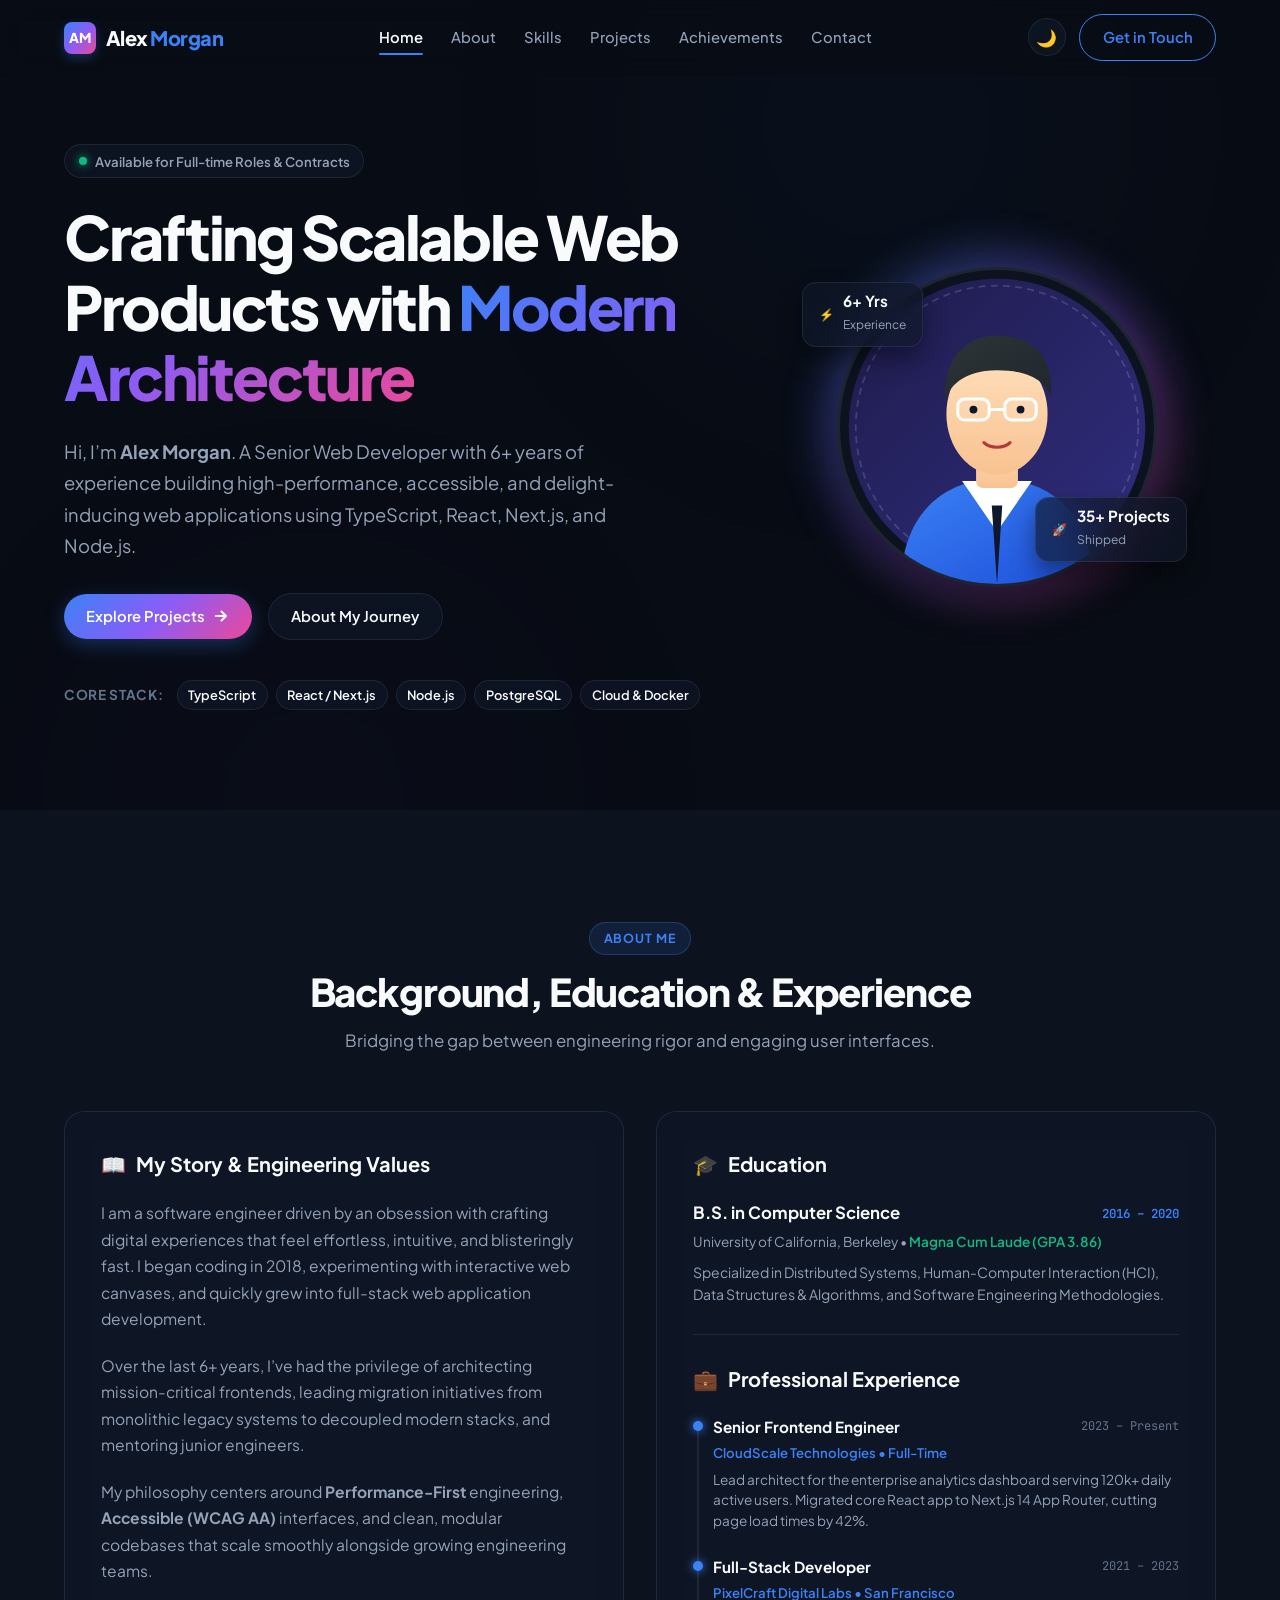
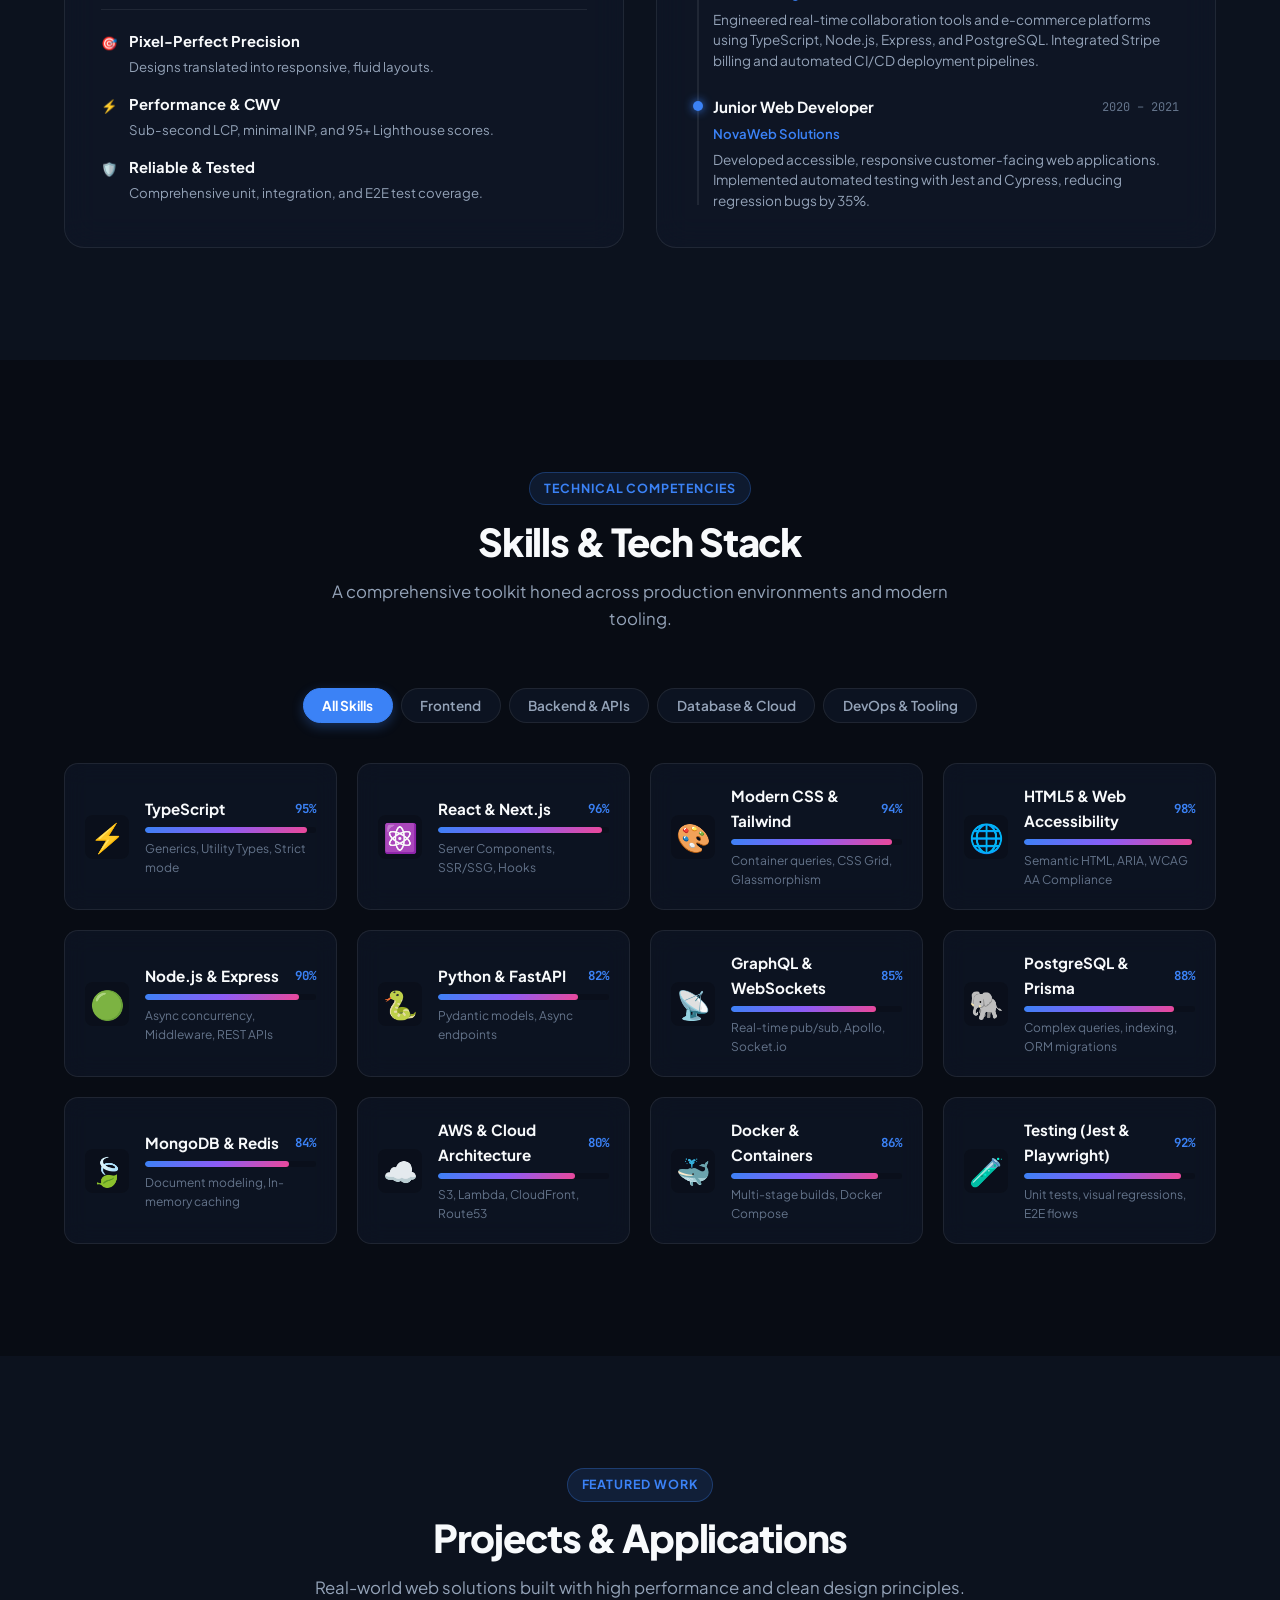
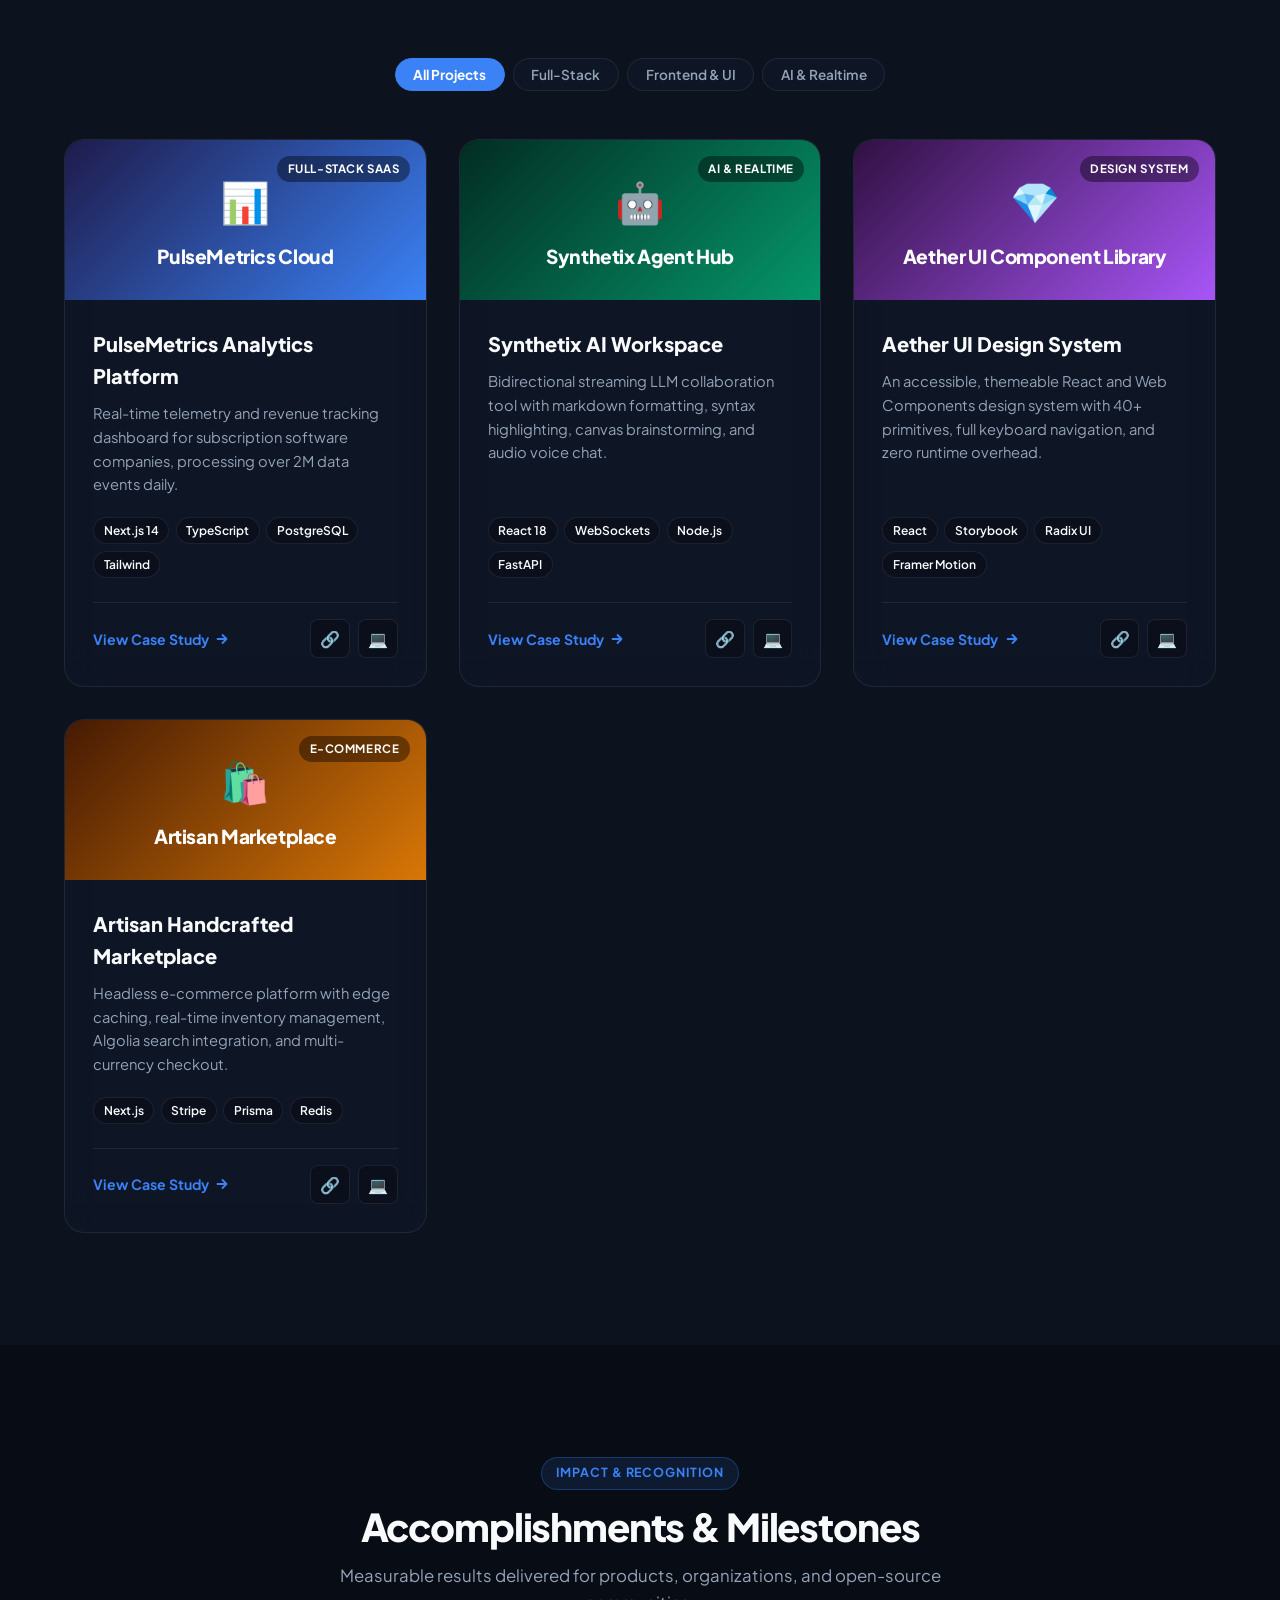
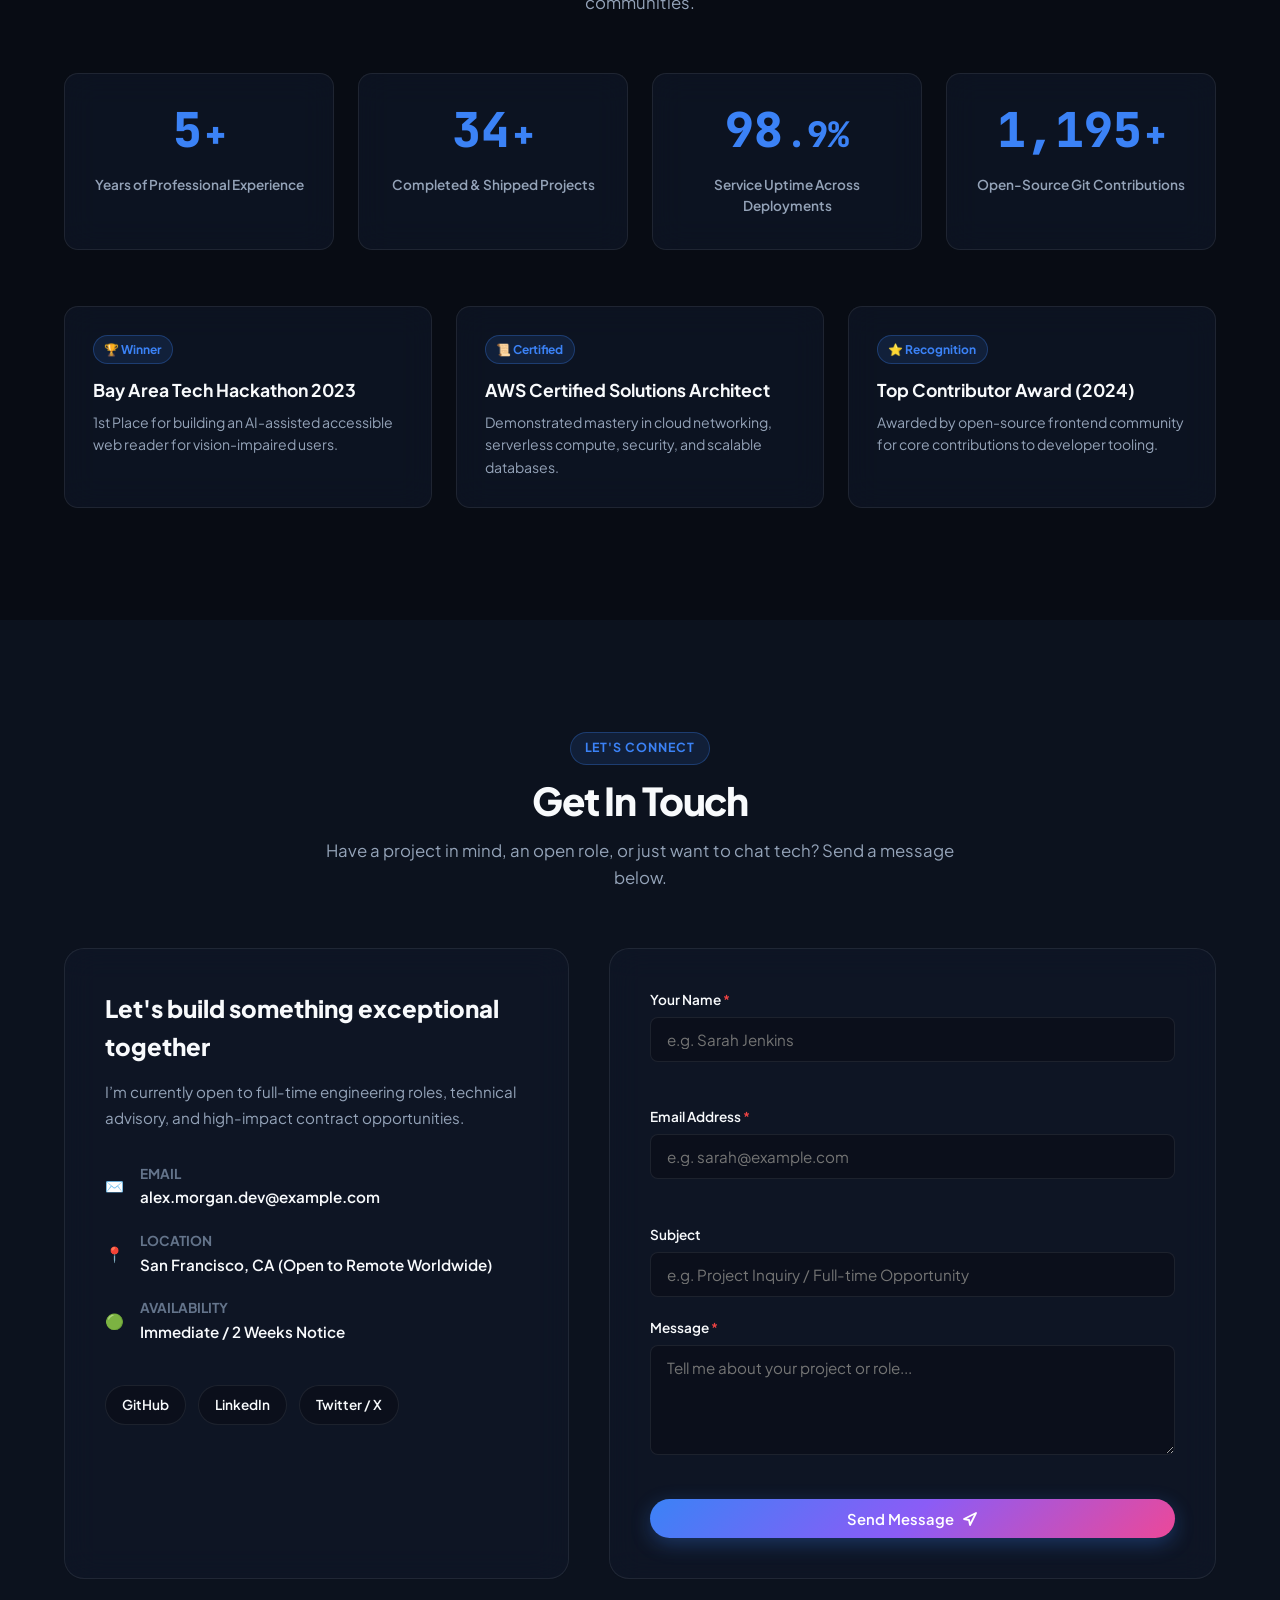
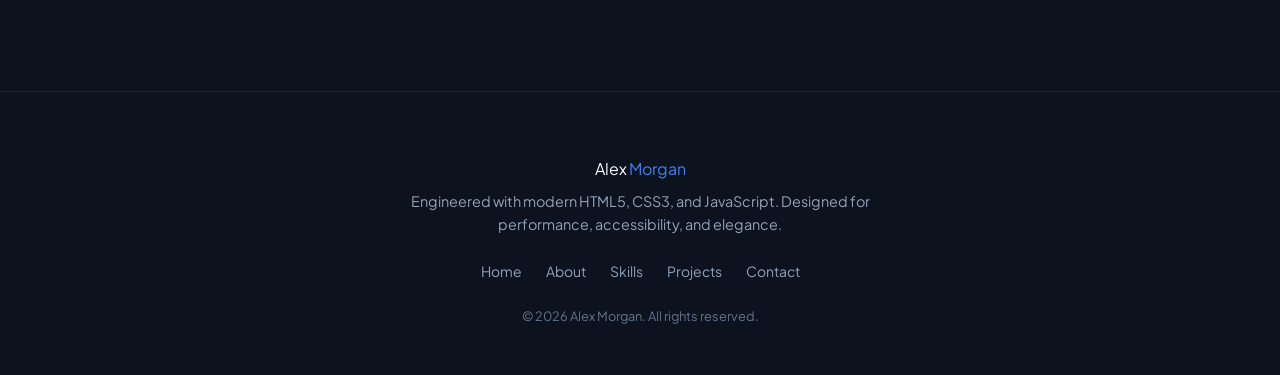
<file: web development 3/web development 4/index.html>
<!DOCTYPE html>
<html lang="en">
<head>
  <meta charset="UTF-8" />
  <meta name="viewport" content="width=device-width, initial-scale=1.0" />
  <title>Alex Morgan | Senior Web Developer & UI Craftsman</title>
  <meta name="description" content="Personal portfolio of Alex Morgan, a Senior Web Developer specializing in modern frontend architecture, full-stack web applications, and intuitive user experiences." />

  <!-- Modern Fonts -->
  <link rel="preconnect" href="https://fonts.googleapis.com">
  <link rel="preconnect" href="https://fonts.gstatic.com" crossorigin>
  <link href="https://fonts.googleapis.com/css2?family=Plus+Jakarta+Sans:wght@300;400;500;600;700;800&family=JetBrains+Mono:wght@400;500;700&display=swap" rel="stylesheet">
  
  <link rel="stylesheet" href="style.css" />
</head>
<body data-theme="dark">

  <!-- Ambient Background Lighting -->
  <div class="ambient-glow glow-1" aria-hidden="true"></div>
  <div class="ambient-glow glow-2" aria-hidden="true"></div>

  <!-- =========================================================
       NAVIGATION BAR
       ========================================================= -->
  <header class="navbar" id="navbar">
    <div class="nav-container">
      <a href="#home" class="nav-logo" aria-label="Alex Morgan Portfolio">
        <span class="logo-badge">AM</span>
        <span class="logo-name">Alex<span class="accent-text">Morgan</span></span>
      </a>

      <!-- Desktop Nav Links -->
      <nav class="nav-links" id="navLinks" aria-label="Main Navigation">
        <a href="#home" class="nav-link active">Home</a>
        <a href="#about" class="nav-link">About</a>
        <a href="#skills" class="nav-link">Skills</a>
        <a href="#projects" class="nav-link">Projects</a>
        <a href="#accomplishments" class="nav-link">Achievements</a>
        <a href="#contact" class="nav-link">Contact</a>
      </nav>

      <!-- Nav Actions -->
      <div class="nav-actions">
        <!-- Theme Toggle -->
        <button class="theme-toggle" id="themeToggle" aria-label="Toggle visual theme" title="Toggle Dark/Light Mode">
          <span class="theme-icon" id="themeIcon">🌙</span>
        </button>

        <!-- Resume Download Button -->
        <a href="#contact" class="btn btn-outline nav-cta">
          <span>Get in Touch</span>
        </a>

        <!-- Mobile Drawer Toggle -->
        <button class="mobile-toggle" id="mobileToggle" aria-label="Open Navigation Menu" aria-expanded="false" aria-controls="navLinks">
          <span class="bar"></span>
          <span class="bar"></span>
          <span class="bar"></span>
        </button>
      </div>
    </div>
  </header>

  <!-- =========================================================
       MAIN CONTENT
       ========================================================= -->
  <main id="mainContent">

    <!-- HERO SECTION (#home) -->
    <section id="home" class="section hero-section">
      <div class="container hero-container">
        
        <!-- Hero Left Column: Intro & Headline -->
        <div class="hero-content">
          <div class="status-pill">
            <span class="pulse-dot"></span>
            <span>Available for Full-time Roles & Contracts</span>
          </div>

          <h1 class="hero-title">
            Crafting Scalable Web Products with <span class="gradient-text" id="typewriterText">Modern Architecture</span>
          </h1>

          <p class="hero-desc">
            Hi, I’m <strong>Alex Morgan</strong>. A Senior Web Developer with 6+ years of experience building high-performance, accessible, and delight-inducing web applications using TypeScript, React, Next.js, and Node.js.
          </p>

          <div class="hero-actions">
            <a href="#projects" class="btn btn-primary">
              <span>Explore Projects</span>
              <svg width="16" height="16" viewBox="0 0 16 16" fill="none"><path d="M3 8H13M13 8L8.5 3.5M13 8L8.5 12.5" stroke="currentColor" stroke-width="2" stroke-linecap="round" stroke-linejoin="round"/></svg>
            </a>
            <a href="#about" class="btn btn-secondary">
              <span>About My Journey</span>
            </a>
          </div>

          <!-- Quick Skills Summary Badges -->
          <div class="hero-skills-summary">
            <span class="summary-label">Core Stack:</span>
            <div class="summary-pills">
              <span class="pill-tag">TypeScript</span>
              <span class="pill-tag">React / Next.js</span>
              <span class="pill-tag">Node.js</span>
              <span class="pill-tag">PostgreSQL</span>
              <span class="pill-tag">Cloud & Docker</span>
            </div>
          </div>
        </div>

        <!-- Hero Right Column: Professional Photo / Avatar Presentation -->
        <div class="hero-visual">
          <div class="avatar-frame">
            <div class="avatar-glow"></div>
            <!-- Professional SVG Avatar Illustration -->
            <div class="avatar-image-container">
              <svg class="avatar-svg" viewBox="0 0 360 360" fill="none" xmlns="http://www.w3.org/2000/svg" role="img" aria-label="Alex Morgan Portrait Illustration">
                <defs>
                  <linearGradient id="bgGrad" x1="0%" y1="0%" x2="100%" y2="100%">
                    <stop offset="0%" stop-color="#1e1b4b" />
                    <stop offset="100%" stop-color="#312e81" />
                  </linearGradient>
                  <linearGradient id="jacketGrad" x1="0%" y1="0%" x2="100%" y2="100%">
                    <stop offset="0%" stop-color="#3b82f6" />
                    <stop offset="100%" stop-color="#1d4ed8" />
                  </linearGradient>
                  <linearGradient id="skinGrad" x1="0%" y1="0%" x2="0%" y2="100%">
                    <stop offset="0%" stop-color="#ffdfba" />
                    <stop offset="100%" stop-color="#f8c291" />
                  </linearGradient>
                  <linearGradient id="hairGrad" x1="0%" y1="0%" x2="100%" y2="100%">
                    <stop offset="0%" stop-color="#2d3436" />
                    <stop offset="100%" stop-color="#1e272e" />
                  </linearGradient>
                </defs>
                <!-- Backdrop circle -->
                <circle cx="180" cy="180" r="170" fill="url(#bgGrad)" />
                <circle cx="180" cy="180" r="162" stroke="rgba(255,255,255,0.15)" stroke-width="2" stroke-dasharray="8 6" />

                <!-- Shoulders & Blazer -->
                <path d="M70 360C70 290 110 240 180 240C250 240 290 290 290 360Z" fill="url(#jacketGrad)" />
                <path d="M140 242L180 300L220 242Z" fill="#ffffff" />
                <path d="M174 270L180 360L186 270Z" fill="#0f172a" />

                <!-- Neck -->
                <rect x="156" y="195" width="48" height="55" rx="8" fill="url(#skinGrad)" />

                <!-- Head / Face -->
                <ellipse cx="180" cy="165" rx="58" ry="70" fill="url(#skinGrad)" />

                <!-- Modern Hair Cut -->
                <path d="M120 150C118 100 145 75 180 75C220 75 245 98 242 145C236 130 220 115 180 115C140 115 125 135 120 150Z" fill="url(#hairGrad)" />

                <!-- Eyes & Glasses -->
                <rect x="135" y="148" width="36" height="24" rx="8" stroke="#ffffff" stroke-width="3.5" fill="rgba(255,255,255,0.1)" />
                <rect x="189" y="148" width="36" height="24" rx="8" stroke="#ffffff" stroke-width="3.5" fill="rgba(255,255,255,0.1)" />
                <line x1="171" y1="160" x2="189" y2="160" stroke="#ffffff" stroke-width="3.5" />
                <circle cx="153" cy="160" r="4.5" fill="#0f172a" />
                <circle cx="207" cy="160" r="4.5" fill="#0f172a" />

                <!-- Friendly Smile -->
                <path d="M165 198C172 205 188 205 195 198" stroke="#b33939" stroke-width="3.5" stroke-linecap="round" />
              </svg>
            </div>

            <!-- Floating Highlights -->
            <div class="floating-badge badge-top">
              <span class="badge-icon">⚡</span>
              <div>
                <strong>6+ Yrs</strong>
                <span>Experience</span>
              </div>
            </div>

            <div class="floating-badge badge-bottom">
              <span class="badge-icon">🚀</span>
              <div>
                <strong>35+ Projects</strong>
                <span>Shipped</span>
              </div>
            </div>
          </div>
        </div>

      </div>
    </section>

    <!-- ABOUT ME SECTION (#about) -->
    <section id="about" class="section section-alt">
      <div class="container">
        
        <div class="section-heading text-center">
          <span class="section-tag">About Me</span>
          <h2 class="section-title">Background, Education & Experience</h2>
          <p class="section-subtitle">Bridging the gap between engineering rigor and engaging user interfaces.</p>
        </div>

        <div class="about-grid">
          
          <!-- Column 1: Detailed Story & Philosophy -->
          <div class="about-card story-card">
            <h3 class="card-title">
              <span class="icon-circle">📖</span>
              <span>My Story & Engineering Values</span>
            </h3>
            <p>
              I am a software engineer driven by an obsession with crafting digital experiences that feel effortless, intuitive, and blisteringly fast. I began coding in 2018, experimenting with interactive web canvases, and quickly grew into full-stack web application development.
            </p>
            <p>
              Over the last 6+ years, I’ve had the privilege of architecting mission-critical frontends, leading migration initiatives from monolithic legacy systems to decoupled modern stacks, and mentoring junior engineers.
            </p>
            <p>
              My philosophy centers around <strong>Performance-First</strong> engineering, <strong>Accessible (WCAG AA)</strong> interfaces, and clean, modular codebases that scale smoothly alongside growing engineering teams.
            </p>

            <div class="philosophy-highlights">
              <div class="highlight-item">
                <span class="h-icon">🎯</span>
                <div>
                  <strong>Pixel-Perfect Precision</strong>
                  <span>Designs translated into responsive, fluid layouts.</span>
                </div>
              </div>
              <div class="highlight-item">
                <span class="h-icon">⚡</span>
                <div>
                  <strong>Performance & CWV</strong>
                  <span>Sub-second LCP, minimal INP, and 95+ Lighthouse scores.</span>
                </div>
              </div>
              <div class="highlight-item">
                <span class="h-icon">🛡️</span>
                <div>
                  <strong>Reliable & Tested</strong>
                  <span>Comprehensive unit, integration, and E2E test coverage.</span>
                </div>
              </div>
            </div>
          </div>

          <!-- Column 2: Education & Professional Timeline -->
          <div class="about-card timeline-card">
            
            <!-- Education Block -->
            <div class="education-block">
              <h3 class="card-title">
                <span class="icon-circle">🎓</span>
                <span>Education</span>
              </h3>
              <div class="edu-item">
                <div class="edu-header">
                  <h4>B.S. in Computer Science</h4>
                  <span class="edu-year">2016 – 2020</span>
                </div>
                <div class="edu-sub">University of California, Berkeley • <span class="badge-honor">Magna Cum Laude (GPA 3.86)</span></div>
                <p class="edu-desc">
                  Specialized in Distributed Systems, Human-Computer Interaction (HCI), Data Structures & Algorithms, and Software Engineering Methodologies.
                </p>
              </div>
            </div>

            <hr class="card-divider" />

            <!-- Experience Timeline -->
            <div class="experience-block">
              <h3 class="card-title">
                <span class="icon-circle">💼</span>
                <span>Professional Experience</span>
              </h3>

              <div class="timeline">
                
                <div class="timeline-item">
                  <div class="timeline-marker"></div>
                  <div class="timeline-content">
                    <div class="timeline-meta">
                      <span class="timeline-role">Senior Frontend Engineer</span>
                      <span class="timeline-date">2023 – Present</span>
                    </div>
                    <span class="timeline-company">CloudScale Technologies • Full-Time</span>
                    <p class="timeline-desc">
                      Lead architect for the enterprise analytics dashboard serving 120k+ daily active users. Migrated core React app to Next.js 14 App Router, cutting page load times by 42%.
                    </p>
                  </div>
                </div>

                <div class="timeline-item">
                  <div class="timeline-marker"></div>
                  <div class="timeline-content">
                    <div class="timeline-meta">
                      <span class="timeline-role">Full-Stack Developer</span>
                      <span class="timeline-date">2021 – 2023</span>
                    </div>
                    <span class="timeline-company">PixelCraft Digital Labs • San Francisco</span>
                    <p class="timeline-desc">
                      Engineered real-time collaboration tools and e-commerce platforms using TypeScript, Node.js, Express, and PostgreSQL. Integrated Stripe billing and automated CI/CD deployment pipelines.
                    </p>
                  </div>
                </div>

                <div class="timeline-item">
                  <div class="timeline-marker"></div>
                  <div class="timeline-content">
                    <div class="timeline-meta">
                      <span class="timeline-role">Junior Web Developer</span>
                      <span class="timeline-date">2020 – 2021</span>
                    </div>
                    <span class="timeline-company">NovaWeb Solutions</span>
                    <p class="timeline-desc">
                      Developed accessible, responsive customer-facing web applications. Implemented automated testing with Jest and Cypress, reducing regression bugs by 35%.
                    </p>
                  </div>
                </div>

              </div>
            </div>

          </div>

        </div>

      </div>
    </section>

    <!-- SKILLS SECTION (#skills) -->
    <section id="skills" class="section">
      <div class="container">
        
        <div class="section-heading text-center">
          <span class="section-tag">Technical Competencies</span>
          <h2 class="section-title">Skills & Tech Stack</h2>
          <p class="section-subtitle">A comprehensive toolkit honed across production environments and modern tooling.</p>
        </div>

        <!-- Skills Filter Tabs -->
        <div class="skills-filter" role="tablist" aria-label="Skills Categories">
          <button class="filter-btn active" data-filter="all" role="tab" aria-selected="true">All Skills</button>
          <button class="filter-btn" data-filter="frontend" role="tab" aria-selected="false">Frontend</button>
          <button class="filter-btn" data-filter="backend" role="tab" aria-selected="false">Backend & APIs</button>
          <button class="filter-btn" data-filter="database" role="tab" aria-selected="false">Database & Cloud</button>
          <button class="filter-btn" data-filter="tools" role="tab" aria-selected="false">DevOps & Tooling</button>
        </div>

        <!-- Skills Grid Cards -->
        <div class="skills-grid" id="skillsGrid">
          
          <!-- Frontend -->
          <div class="skill-card" data-category="frontend">
            <div class="skill-icon">⚡</div>
            <div class="skill-info">
              <div class="skill-name-row">
                <h4>TypeScript</h4>
                <span class="skill-pct">95%</span>
              </div>
              <div class="skill-bar"><div class="skill-fill" style="width: 95%;"></div></div>
              <span class="skill-note">Generics, Utility Types, Strict mode</span>
            </div>
          </div>

          <div class="skill-card" data-category="frontend">
            <div class="skill-icon">⚛️</div>
            <div class="skill-info">
              <div class="skill-name-row">
                <h4>React & Next.js</h4>
                <span class="skill-pct">96%</span>
              </div>
              <div class="skill-bar"><div class="skill-fill" style="width: 96%;"></div></div>
              <span class="skill-note">Server Components, SSR/SSG, Hooks</span>
            </div>
          </div>

          <div class="skill-card" data-category="frontend">
            <div class="skill-icon">🎨</div>
            <div class="skill-info">
              <div class="skill-name-row">
                <h4>Modern CSS & Tailwind</h4>
                <span class="skill-pct">94%</span>
              </div>
              <div class="skill-bar"><div class="skill-fill" style="width: 94%;"></div></div>
              <span class="skill-note">Container queries, CSS Grid, Glassmorphism</span>
            </div>
          </div>

          <div class="skill-card" data-category="frontend">
            <div class="skill-icon">🌐</div>
            <div class="skill-info">
              <div class="skill-name-row">
                <h4>HTML5 & Web Accessibility</h4>
                <span class="skill-pct">98%</span>
              </div>
              <div class="skill-bar"><div class="skill-fill" style="width: 98%;"></div></div>
              <span class="skill-note">Semantic HTML, ARIA, WCAG AA Compliance</span>
            </div>
          </div>

          <!-- Backend -->
          <div class="skill-card" data-category="backend">
            <div class="skill-icon">🟢</div>
            <div class="skill-info">
              <div class="skill-name-row">
                <h4>Node.js & Express</h4>
                <span class="skill-pct">90%</span>
              </div>
              <div class="skill-bar"><div class="skill-fill" style="width: 90%;"></div></div>
              <span class="skill-note">Async concurrency, Middleware, REST APIs</span>
            </div>
          </div>

          <div class="skill-card" data-category="backend">
            <div class="skill-icon">🐍</div>
            <div class="skill-info">
              <div class="skill-name-row">
                <h4>Python & FastAPI</h4>
                <span class="skill-pct">82%</span>
              </div>
              <div class="skill-bar"><div class="skill-fill" style="width: 82%;"></div></div>
              <span class="skill-note">Pydantic models, Async endpoints</span>
            </div>
          </div>

          <div class="skill-card" data-category="backend">
            <div class="skill-icon">📡</div>
            <div class="skill-info">
              <div class="skill-name-row">
                <h4>GraphQL & WebSockets</h4>
                <span class="skill-pct">85%</span>
              </div>
              <div class="skill-bar"><div class="skill-fill" style="width: 85%;"></div></div>
              <span class="skill-note">Real-time pub/sub, Apollo, Socket.io</span>
            </div>
          </div>

          <!-- Database & Cloud -->
          <div class="skill-card" data-category="database">
            <div class="skill-icon">🐘</div>
            <div class="skill-info">
              <div class="skill-name-row">
                <h4>PostgreSQL & Prisma</h4>
                <span class="skill-pct">88%</span>
              </div>
              <div class="skill-bar"><div class="skill-fill" style="width: 88%;"></div></div>
              <span class="skill-note">Complex queries, indexing, ORM migrations</span>
            </div>
          </div>

          <div class="skill-card" data-category="database">
            <div class="skill-icon">🍃</div>
            <div class="skill-info">
              <div class="skill-name-row">
                <h4>MongoDB & Redis</h4>
                <span class="skill-pct">84%</span>
              </div>
              <div class="skill-bar"><div class="skill-fill" style="width: 84%;"></div></div>
              <span class="skill-note">Document modeling, In-memory caching</span>
            </div>
          </div>

          <div class="skill-card" data-category="database">
            <div class="skill-icon">☁️</div>
            <div class="skill-info">
              <div class="skill-name-row">
                <h4>AWS & Cloud Architecture</h4>
                <span class="skill-pct">80%</span>
              </div>
              <div class="skill-bar"><div class="skill-fill" style="width: 80%;"></div></div>
              <span class="skill-note">S3, Lambda, CloudFront, Route53</span>
            </div>
          </div>

          <!-- Tools -->
          <div class="skill-card" data-category="tools">
            <div class="skill-icon">🐳</div>
            <div class="skill-info">
              <div class="skill-name-row">
                <h4>Docker & Containers</h4>
                <span class="skill-pct">86%</span>
              </div>
              <div class="skill-bar"><div class="skill-fill" style="width: 86%;"></div></div>
              <span class="skill-note">Multi-stage builds, Docker Compose</span>
            </div>
          </div>

          <div class="skill-card" data-category="tools">
            <div class="skill-icon">🧪</div>
            <div class="skill-info">
              <div class="skill-name-row">
                <h4>Testing (Jest & Playwright)</h4>
                <span class="skill-pct">92%</span>
              </div>
              <div class="skill-bar"><div class="skill-fill" style="width: 92%;"></div></div>
              <span class="skill-note">Unit tests, visual regressions, E2E flows</span>
            </div>
          </div>

        </div>

      </div>
    </section>

    <!-- PROJECTS SHOWCASE (#projects) -->
    <section id="projects" class="section section-alt">
      <div class="container">
        
        <div class="section-heading text-center">
          <span class="section-tag">Featured Work</span>
          <h2 class="section-title">Projects & Applications</h2>
          <p class="section-subtitle">Real-world web solutions built with high performance and clean design principles.</p>
        </div>

        <!-- Project Filter Controls -->
        <div class="project-filters">
          <button class="p-filter-btn active" data-pfilter="all">All Projects</button>
          <button class="p-filter-btn" data-pfilter="fullstack">Full-Stack</button>
          <button class="p-filter-btn" data-pfilter="frontend">Frontend & UI</button>
          <button class="p-filter-btn" data-pfilter="realtime">AI & Realtime</button>
        </div>

        <!-- Projects Grid -->
        <div class="projects-grid" id="projectsGrid">
          
          <!-- Project 1 -->
          <article class="project-card" data-pcat="fullstack">
            <div class="project-banner banner-gradient-1">
              <span class="project-badge">Full-Stack SaaS</span>
              <div class="banner-preview">
                <span class="preview-icon">📊</span>
                <span class="preview-title">PulseMetrics Cloud</span>
              </div>
            </div>

            <div class="project-body">
              <h3 class="project-title">PulseMetrics Analytics Platform</h3>
              <p class="project-desc">
                Real-time telemetry and revenue tracking dashboard for subscription software companies, processing over 2M data events daily.
              </p>
              
              <div class="project-tags">
                <span class="tag">Next.js 14</span>
                <span class="tag">TypeScript</span>
                <span class="tag">PostgreSQL</span>
                <span class="tag">Tailwind</span>
              </div>

              <div class="project-actions">
                <button class="btn-text open-modal-btn" data-project="pulsemetrics">
                  <span>View Case Study</span>
                  <svg width="14" height="14" viewBox="0 0 14 14" fill="none"><path d="M2.5 7H11.5M11.5 7L7.5 3M11.5 7L7.5 11" stroke="currentColor" stroke-width="1.8" stroke-linecap="round" stroke-linejoin="round"/></svg>
                </button>
                <div class="project-links">
                  <a href="#contact" class="icon-link" title="Live Demo" aria-label="Live Demo">🔗</a>
                  <a href="#contact" class="icon-link" title="Source Code" aria-label="GitHub Source">💻</a>
                </div>
              </div>
            </div>
          </article>

          <!-- Project 2 -->
          <article class="project-card" data-pcat="realtime">
            <div class="project-banner banner-gradient-2">
              <span class="project-badge">AI & Realtime</span>
              <div class="banner-preview">
                <span class="preview-icon">🤖</span>
                <span class="preview-title">Synthetix Agent Hub</span>
              </div>
            </div>

            <div class="project-body">
              <h3 class="project-title">Synthetix AI Workspace</h3>
              <p class="project-desc">
                Bidirectional streaming LLM collaboration tool with markdown formatting, syntax highlighting, canvas brainstorming, and audio voice chat.
              </p>
              
              <div class="project-tags">
                <span class="tag">React 18</span>
                <span class="tag">WebSockets</span>
                <span class="tag">Node.js</span>
                <span class="tag">FastAPI</span>
              </div>

              <div class="project-actions">
                <button class="btn-text open-modal-btn" data-project="synthetix">
                  <span>View Case Study</span>
                  <svg width="14" height="14" viewBox="0 0 14 14" fill="none"><path d="M2.5 7H11.5M11.5 7L7.5 3M11.5 7L7.5 11" stroke="currentColor" stroke-width="1.8" stroke-linecap="round" stroke-linejoin="round"/></svg>
                </button>
                <div class="project-links">
                  <a href="#contact" class="icon-link" title="Live Demo">🔗</a>
                  <a href="#contact" class="icon-link" title="Source Code">💻</a>
                </div>
              </div>
            </div>
          </article>

          <!-- Project 3 -->
          <article class="project-card" data-pcat="frontend">
            <div class="project-banner banner-gradient-3">
              <span class="project-badge">Design System</span>
              <div class="banner-preview">
                <span class="preview-icon">💎</span>
                <span class="preview-title">Aether UI Component Library</span>
              </div>
            </div>

            <div class="project-body">
              <h3 class="project-title">Aether UI Design System</h3>
              <p class="project-desc">
                An accessible, themeable React and Web Components design system with 40+ primitives, full keyboard navigation, and zero runtime overhead.
              </p>
              
              <div class="project-tags">
                <span class="tag">React</span>
                <span class="tag">Storybook</span>
                <span class="tag">Radix UI</span>
                <span class="tag">Framer Motion</span>
              </div>

              <div class="project-actions">
                <button class="btn-text open-modal-btn" data-project="aether">
                  <span>View Case Study</span>
                  <svg width="14" height="14" viewBox="0 0 14 14" fill="none"><path d="M2.5 7H11.5M11.5 7L7.5 3M11.5 7L7.5 11" stroke="currentColor" stroke-width="1.8" stroke-linecap="round" stroke-linejoin="round"/></svg>
                </button>
                <div class="project-links">
                  <a href="#contact" class="icon-link" title="Live Demo">🔗</a>
                  <a href="#contact" class="icon-link" title="Source Code">💻</a>
                </div>
              </div>
            </div>
          </article>

          <!-- Project 4 -->
          <article class="project-card" data-pcat="fullstack">
            <div class="project-banner banner-gradient-4">
              <span class="project-badge">E-Commerce</span>
              <div class="banner-preview">
                <span class="preview-icon">🛍️</span>
                <span class="preview-title">Artisan Marketplace</span>
              </div>
            </div>

            <div class="project-body">
              <h3 class="project-title">Artisan Handcrafted Marketplace</h3>
              <p class="project-desc">
                Headless e-commerce platform with edge caching, real-time inventory management, Algolia search integration, and multi-currency checkout.
              </p>
              
              <div class="project-tags">
                <span class="tag">Next.js</span>
                <span class="tag">Stripe</span>
                <span class="tag">Prisma</span>
                <span class="tag">Redis</span>
              </div>

              <div class="project-actions">
                <button class="btn-text open-modal-btn" data-project="artisan">
                  <span>View Case Study</span>
                  <svg width="14" height="14" viewBox="0 0 14 14" fill="none"><path d="M2.5 7H11.5M11.5 7L7.5 3M11.5 7L7.5 11" stroke="currentColor" stroke-width="1.8" stroke-linecap="round" stroke-linejoin="round"/></svg>
                </button>
                <div class="project-links">
                  <a href="#contact" class="icon-link" title="Live Demo">🔗</a>
                  <a href="#contact" class="icon-link" title="Source Code">💻</a>
                </div>
              </div>
            </div>
          </article>

        </div>

      </div>
    </section>

    <!-- ACCOMPLISHMENTS & METRICS (#accomplishments) -->
    <section id="accomplishments" class="section">
      <div class="container">
        
        <div class="section-heading text-center">
          <span class="section-tag">Impact & Recognition</span>
          <h2 class="section-title">Accomplishments & Milestones</h2>
          <p class="section-subtitle">Measurable results delivered for products, organizations, and open-source communities.</p>
        </div>

        <!-- Metric Counter Cards -->
        <div class="metrics-grid">
          <div class="counter-card">
            <div class="counter-number" data-target="6">0</div>
            <span class="counter-suffix">+</span>
            <div class="counter-label">Years of Professional Experience</div>
          </div>

          <div class="counter-card">
            <div class="counter-number" data-target="35">0</div>
            <span class="counter-suffix">+</span>
            <div class="counter-label">Completed & Shipped Projects</div>
          </div>

          <div class="counter-card">
            <div class="counter-number" data-target="99">0</div>
            <span class="counter-suffix">.9%</span>
            <div class="counter-label">Service Uptime Across Deployments</div>
          </div>

          <div class="counter-card">
            <div class="counter-number" data-target="1200">0</div>
            <span class="counter-suffix">+</span>
            <div class="counter-label">Open-Source Git Contributions</div>
          </div>
        </div>

        <!-- Certifications & Awards Cards -->
        <div class="awards-grid">
          <div class="award-card">
            <div class="award-badge">🏆 Winner</div>
            <h4>Bay Area Tech Hackathon 2023</h4>
            <p>1st Place for building an AI-assisted accessible web reader for vision-impaired users.</p>
          </div>

          <div class="award-card">
            <div class="award-badge">📜 Certified</div>
            <h4>AWS Certified Solutions Architect</h4>
            <p>Demonstrated mastery in cloud networking, serverless compute, security, and scalable databases.</p>
          </div>

          <div class="award-card">
            <div class="award-badge">⭐ Recognition</div>
            <h4>Top Contributor Award (2024)</h4>
            <p>Awarded by open-source frontend community for core contributions to developer tooling.</p>
          </div>
        </div>

      </div>
    </section>

    <!-- CONTACT SECTION (#contact) -->
    <section id="contact" class="section section-alt">
      <div class="container">
        
        <div class="section-heading text-center">
          <span class="section-tag">Let's Connect</span>
          <h2 class="section-title">Get In Touch</h2>
          <p class="section-subtitle">Have a project in mind, an open role, or just want to chat tech? Send a message below.</p>
        </div>

        <div class="contact-wrapper">
          
          <!-- Contact Direct Info -->
          <div class="contact-info-panel">
            <h3>Let's build something exceptional together</h3>
            <p>
              I’m currently open to full-time engineering roles, technical advisory, and high-impact contract opportunities.
            </p>

            <div class="contact-links-list">
              <a href="mailto:alex.morgan.dev@example.com" class="c-link-item">
                <span class="c-icon">✉️</span>
                <div>
                  <strong>Email</strong>
                  <span>alex.morgan.dev@example.com</span>
                </div>
              </a>

              <div class="c-link-item">
                <span class="c-icon">📍</span>
                <div>
                  <strong>Location</strong>
                  <span>San Francisco, CA (Open to Remote Worldwide)</span>
                </div>
              </div>

              <div class="c-link-item">
                <span class="c-icon">🟢</span>
                <div>
                  <strong>Availability</strong>
                  <span>Immediate / 2 Weeks Notice</span>
                </div>
              </div>
            </div>

            <div class="social-links-row">
              <a href="https://github.com" target="_blank" rel="noopener noreferrer" class="social-btn" aria-label="GitHub Profile">
                <span>GitHub</span>
              </a>
              <a href="https://linkedin.com" target="_blank" rel="noopener noreferrer" class="social-btn" aria-label="LinkedIn Profile">
                <span>LinkedIn</span>
              </a>
              <a href="https://twitter.com" target="_blank" rel="noopener noreferrer" class="social-btn" aria-label="Twitter / X Profile">
                <span>Twitter / X</span>
              </a>
            </div>
          </div>

          <!-- Interactive Contact Form -->
          <div class="contact-form-panel">
            <form id="contactForm" class="contact-form" novalidate>
              
              <div class="form-group">
                <label for="userName">Your Name <span class="required-star">*</span></label>
                <input type="text" id="userName" name="name" class="form-input" placeholder="e.g. Sarah Jenkins" required />
                <span class="field-error" id="nameError"></span>
              </div>

              <div class="form-group">
                <label for="userEmail">Email Address <span class="required-star">*</span></label>
                <input type="email" id="userEmail" name="email" class="form-input" placeholder="e.g. sarah@example.com" required />
                <span class="field-error" id="emailError"></span>
              </div>

              <div class="form-group">
                <label for="userSubject">Subject</label>
                <input type="text" id="userSubject" name="subject" class="form-input" placeholder="e.g. Project Inquiry / Full-time Opportunity" />
              </div>

              <div class="form-group">
                <label for="userMessage">Message <span class="required-star">*</span></label>
                <textarea id="userMessage" name="message" class="form-textarea" rows="4" placeholder="Tell me about your project or role..." required></textarea>
                <span class="field-error" id="messageError"></span>
              </div>

              <button type="submit" class="btn btn-primary btn-block" id="submitBtn">
                <span>Send Message</span>
                <svg width="16" height="16" viewBox="0 0 16 16" fill="none"><path d="M2 8L14 2L8 14L7 9L2 8Z" stroke="currentColor" stroke-width="1.8" stroke-linecap="round" stroke-linejoin="round"/></svg>
              </button>
            </form>
          </div>

        </div>

      </div>
    </section>

  </main>

  <!-- =========================================================
       PROJECT DETAILS MODAL (NATIVE HTML5 <dialog closedby="any">)
       ========================================================= -->
  <dialog class="project-modal" id="projectModal" closedby="any" aria-labelledby="modalTitle">
    <div class="modal-inner">
      <div class="modal-header">
        <h3 id="modalTitle">Project Title</h3>
        <button class="modal-close-btn" id="modalCloseBtn" aria-label="Close project modal">✕</button>
      </div>

      <div class="modal-body" id="modalBody">
        <!-- Content injected dynamically via script.js -->
      </div>
    </div>
  </dialog>

  <!-- =========================================================
       FOOTER
       ========================================================= -->
  <footer class="footer">
    <div class="container footer-container">
      <div class="footer-left">
        <span class="logo-name">Alex<span class="accent-text">Morgan</span></span>
        <p class="footer-tagline">Engineered with modern HTML5, CSS3, and JavaScript. Designed for performance, accessibility, and elegance.</p>
      </div>

      <div class="footer-nav">
        <a href="#home">Home</a>
        <a href="#about">About</a>
        <a href="#skills">Skills</a>
        <a href="#projects">Projects</a>
        <a href="#contact">Contact</a>
      </div>

      <div class="footer-copy">
        © 2026 Alex Morgan. All rights reserved.
      </div>
    </div>
  </footer>

  <!-- Notification Toast -->
  <div class="toast-popup" id="toastPopup" role="alert" aria-live="polite"></div>

  <!-- JavaScript -->
  <script src="script.js"></script>
</body>
</html>
</file>
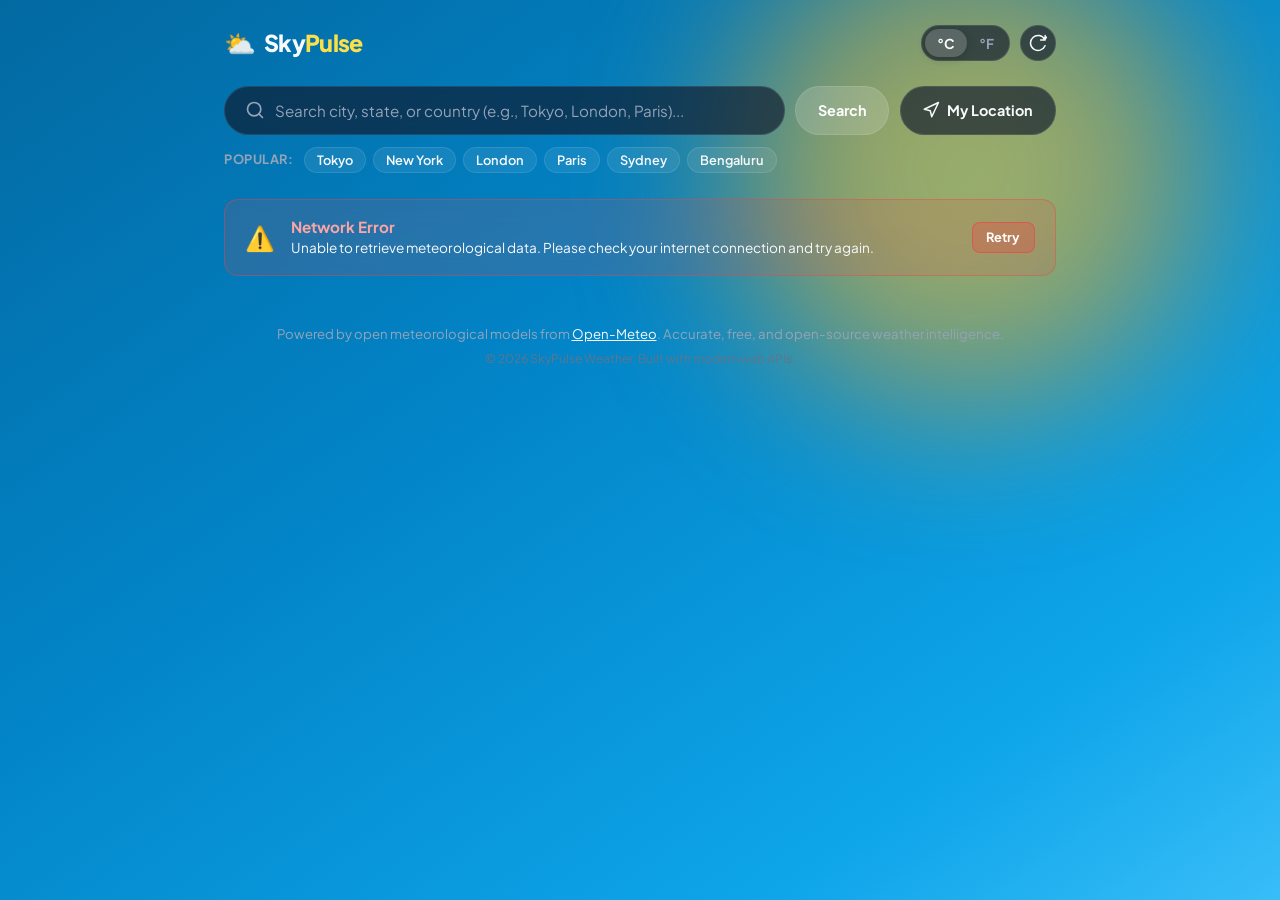
<file: web development 3/web development 4/web development 5/index.html>
<!DOCTYPE html>
<html lang="en">
<head>
  <meta charset="UTF-8" />
  <meta name="viewport" content="width=device-width, initial-scale=1.0" />
  <title>SkyPulse | Real-Time Weather Forecast</title>
  <meta name="description" content="A modern, real-time weather web application providing current conditions, temperature, 24-hour hourly forecast, 7-day outlook, wind, humidity, UV index, and automatic location detection." />

  <!-- Google Fonts -->
  <link rel="preconnect" href="https://fonts.googleapis.com">
  <link rel="preconnect" href="https://fonts.gstatic.com" crossorigin>
  <link href="https://fonts.googleapis.com/css2?family=Plus+Jakarta+Sans:wght@300;400;500;600;700;800&family=JetBrains+Mono:wght@500;700&display=swap" rel="stylesheet">
  
  <link rel="stylesheet" href="style.css" />
</head>
<body data-weather="clear-day" data-unit="celsius">

  <!-- Dynamic Atmospheric Background Elements (Gradients & Rain Particles) -->
  <div class="sky-backdrop" id="skyBackdrop" aria-hidden="true">
    <div class="ambient-sun-moon" id="sunMoonOrb"></div>
    <div class="clouds-layer" id="cloudsLayer"></div>
    <div class="particles-layer" id="particlesLayer"></div>
  </div>

  <!-- App Wrapper -->
  <div class="app-container">

    <!-- Header / Navigation Bar -->
    <header class="app-header">
      <div class="app-brand">
        <span class="brand-icon">⛅</span>
        <h1 class="brand-name">Sky<span class="highlight">Pulse</span></h1>
      </div>

      <!-- Unit Switcher & Refresh Controls -->
      <div class="header-controls">
        <div class="unit-toggle-group" role="group" aria-label="Temperature Unit">
          <button class="unit-btn active" id="unitCelsiusBtn" aria-pressed="true">°C</button>
          <button class="unit-btn" id="unitFahrenheitBtn" aria-pressed="false">°F</button>
        </div>

        <button class="icon-btn" id="refreshBtn" title="Refresh Weather Data" aria-label="Refresh Weather Data">
          <svg width="18" height="18" viewBox="0 0 24 24" fill="none" stroke="currentColor" stroke-width="2" stroke-linecap="round" stroke-linejoin="round">
            <path d="M21.5 2v6h-6M21.34 15.57a10 10 0 1 1-.57-8.38l5.67-5.67"/>
          </svg>
        </button>
      </div>
    </header>

    <!-- Location Search & Geolocation Bar -->
    <section class="search-section" aria-label="Location Search">
      <form class="search-form" id="searchForm" role="search">
        <div class="search-input-wrapper">
          <svg class="search-icon" width="20" height="20" viewBox="0 0 24 24" fill="none" stroke="currentColor" stroke-width="2" stroke-linecap="round" stroke-linejoin="round">
            <circle cx="11" cy="11" r="8"></circle>
            <line x1="21" y1="21" x2="16.65" y2="16.65"></line>
          </svg>
          <input
            type="text"
            id="locationInput"
            class="search-input"
            placeholder="Search city, state, or country (e.g., Tokyo, London, Paris)..."
            autocomplete="off"
            aria-label="Search city or location"
            aria-autocomplete="list"
            aria-controls="suggestionsList"
          />
          <button type="button" class="clear-btn" id="clearSearchBtn" aria-label="Clear search input" style="display: none;">✕</button>
          
          <!-- Live Auto-Suggestions Dropdown -->
          <ul class="suggestions-list" id="suggestionsList" role="listbox" style="display: none;"></ul>
        </div>

        <button type="submit" class="btn btn-search" aria-label="Search location">
          <span>Search</span>
        </button>

        <button type="button" class="btn btn-geo" id="geoBtn" title="Use current device GPS location" aria-label="Detect my current location">
          <svg width="18" height="18" viewBox="0 0 24 24" fill="none" stroke="currentColor" stroke-width="2" stroke-linecap="round" stroke-linejoin="round">
            <polygon points="3 11 22 2 13 21 11 13 3 11"></polygon>
          </svg>
          <span class="geo-text">My Location</span>
        </button>
      </form>

      <!-- Quick Preset Cities & Recents -->
      <div class="quick-locations">
        <span class="quick-label">Popular:</span>
        <div class="quick-tags" id="quickTags">
          <button class="quick-pill" data-city="Tokyo">Tokyo</button>
          <button class="quick-pill" data-city="New York">New York</button>
          <button class="quick-pill" data-city="London">London</button>
          <button class="quick-pill" data-city="Paris">Paris</button>
          <button class="quick-pill" data-city="Sydney">Sydney</button>
          <button class="quick-pill" data-city="Bengaluru">Bengaluru</button>
        </div>
      </div>
    </section>

    <!-- Loading Skeleton State -->
    <div class="loading-state" id="loadingState" style="display: none;" aria-live="polite">
      <div class="spinner"></div>
      <p class="loading-text">Fetching latest weather telemetry...</p>
    </div>

    <!-- Error Card -->
    <div class="error-banner" id="errorBanner" style="display: none;" role="alert">
      <div class="error-icon">⚠️</div>
      <div class="error-content">
        <h3 class="error-title" id="errorTitle">Unable to fetch weather</h3>
        <p class="error-message" id="errorMessage">Please check the location name and try again.</p>
      </div>
      <button class="btn-retry" id="retryBtn">Retry</button>
    </div>

    <!-- Main Weather Display Stage -->
    <main class="weather-stage" id="weatherStage">

      <!-- Current Weather Hero Card -->
      <section class="current-weather-card" aria-label="Current Weather Conditions">
        <div class="current-header">
          <div class="location-details">
            <h2 class="location-name" id="cityName">New York</h2>
            <div class="location-sub">
              <span id="countryName">United States</span>
              <span class="dot-separator">•</span>
              <span id="currentDate">Sunday, Sep 27</span>
              <span class="dot-separator">•</span>
              <span id="currentTime">11:58 AM</span>
            </div>
          </div>

          <div class="live-badge">
            <span class="live-dot"></span>
            <span>Live Conditions</span>
          </div>
        </div>

        <div class="current-body">
          <div class="temp-group">
            <div class="condition-icon-wrapper" id="conditionIconWrapper">
              <!-- Animated SVG icon rendered dynamically -->
              <span class="weather-emoji-large" id="weatherIcon">☀️</span>
            </div>
            
            <div class="temp-readout">
              <span class="temp-val" id="currentTemp">22</span>
              <span class="temp-degree">°</span>
            </div>
          </div>

          <div class="condition-summary">
            <h3 class="condition-text" id="conditionText">Clear Sky</h3>
            <div class="temp-extremes">
              <span>Feels like <strong id="feelsLikeTemp">23°</strong></span>
              <span class="divider">|</span>
              <span>H: <strong id="highTemp">26°</strong> L: <strong id="lowTemp">17°</strong></span>
            </div>
          </div>
        </div>
      </section>

      <!-- Detailed Weather Metrics Grid -->
      <section class="metrics-grid" aria-label="Key Atmospheric Metrics">
        
        <!-- Wind -->
        <div class="metric-card">
          <div class="metric-header">
            <span class="metric-icon">💨</span>
            <span class="metric-title">Wind</span>
          </div>
          <div class="metric-body">
            <div class="metric-main-val">
              <span class="val-num" id="windSpeed">14</span>
              <span class="val-unit" id="windSpeedUnit">km/h</span>
            </div>
            <div class="metric-sub-val">
              <span class="wind-compass" id="windCompass" style="transform: rotate(45deg);">➤</span>
              <span id="windDirection">NE (45°)</span>
            </div>
          </div>
        </div>

        <!-- Humidity -->
        <div class="metric-card">
          <div class="metric-header">
            <span class="metric-icon">💧</span>
            <span class="metric-title">Humidity</span>
          </div>
          <div class="metric-body">
            <div class="metric-main-val">
              <span class="val-num" id="humidity">58</span>
              <span class="val-unit">%</span>
            </div>
            <div class="metric-sub-val" id="dewPoint">Dew point: 14°</div>
          </div>
        </div>

        <!-- UV Index -->
        <div class="metric-card">
          <div class="metric-header">
            <span class="metric-icon">☀️</span>
            <span class="metric-title">UV Index</span>
          </div>
          <div class="metric-body">
            <div class="metric-main-val">
              <span class="val-num" id="uvIndex">5.2</span>
              <span class="badge-uv uv-moderate" id="uvBadge">Moderate</span>
            </div>
            <div class="metric-sub-val" id="uvAdvice">Sun protection recommended</div>
          </div>
        </div>

        <!-- Air Pressure -->
        <div class="metric-card">
          <div class="metric-header">
            <span class="metric-icon">⏲️</span>
            <span class="metric-title">Air Pressure</span>
          </div>
          <div class="metric-body">
            <div class="metric-main-val">
              <span class="val-num" id="airPressure">1014</span>
              <span class="val-unit">hPa</span>
            </div>
            <div class="metric-sub-val" id="pressureStatus">Normal atmospheric level</div>
          </div>
        </div>

        <!-- Precipitation Chance -->
        <div class="metric-card">
          <div class="metric-header">
            <span class="metric-icon">🌧️</span>
            <span class="metric-title">Precipitation</span>
          </div>
          <div class="metric-body">
            <div class="metric-main-val">
              <span class="val-num" id="precipProb">10</span>
              <span class="val-unit">%</span>
            </div>
            <div class="metric-sub-val" id="precipAmount">0.0 mm expected today</div>
          </div>
        </div>

        <!-- Sunrise & Sunset -->
        <div class="metric-card">
          <div class="metric-header">
            <span class="metric-icon">🌅</span>
            <span class="metric-title">Sun Schedule</span>
          </div>
          <div class="metric-body sun-schedule">
            <div class="sun-item">
              <span class="sun-icon">↑</span>
              <div>
                <span class="sun-label">Sunrise</span>
                <strong id="sunriseTime">06:48 AM</strong>
              </div>
            </div>
            <div class="sun-item">
              <span class="sun-icon">↓</span>
              <div>
                <span class="sun-label">Sunset</span>
                <strong id="sunsetTime">06:54 PM</strong>
              </div>
            </div>
          </div>
        </div>

      </section>

      <!-- 24-Hour Hourly Forecast Carousel -->
      <section class="hourly-forecast-card" aria-label="24-Hour Hourly Forecast">
        <div class="card-section-header">
          <h3 class="section-title">24-Hour Hourly Forecast</h3>
          <span class="section-sub">Next 24 Hours</span>
        </div>
        <div class="hourly-carousel" id="hourlyCarousel" tabindex="0">
          <!-- Dynamically populated 24 hours items -->
        </div>
      </section>

      <!-- 7-Day Extended Forecast -->
      <section class="daily-forecast-card" aria-label="7-Day Extended Forecast">
        <div class="card-section-header">
          <h3 class="section-title">7-Day Extended Forecast</h3>
          <span class="section-sub">Weekly Outlook</span>
        </div>
        <div class="daily-list" id="dailyList">
          <!-- Dynamically populated 7 days rows -->
        </div>
      </section>

    </main>

    <!-- App Footer -->
    <footer class="app-footer">
      <p class="footer-note">
        Powered by open meteorological models from <a href="https://open-meteo.com/" target="_blank" rel="noopener noreferrer">Open-Meteo</a>. Accurate, free, and open-source weather intelligence.
      </p>
      <div class="footer-copy">© 2026 SkyPulse Weather. Built with modern web APIs.</div>
    </footer>

  </div>

  <!-- Notification Toast -->
  <div class="toast" id="toast" role="alert" aria-live="polite"></div>

  <!-- JavaScript Engine -->
  <script src="script.js"></script>
</body>
</html>
</file>
<file: style.css>
/* ==========================================================================
   AuraNav - Interactive Fixed Navigation Menu Stylesheet
   Features:
   - Fixed positioning with high stacking context
   - Seamless scroll transitions (padding, backdrop-filter, background, shadow)
   - Dynamic hover micro-interactions & magnetic hover indicator
   - Dropdown menus with glassmorphism
   - Scrollspy active-link tracking
   - Top scroll progress bar
   - Multiple color themes (Midnight, Neon Emerald, Sunset, Clean Light)
   - Fully responsive mobile drawer
   ========================================================================== */

/* --------------------------------------------------------------------------
   1. CSS Custom Properties & Themes
   -------------------------------------------------------------------------- */
:root {
  /* Common metrics */
  --nav-height-default: 80px;
  --nav-height-scrolled: 64px;
  --transition-fast: 0.2s cubic-bezier(0.4, 0, 0.2, 1);
  --transition-normal: 0.35s cubic-bezier(0.4, 0, 0.2, 1);
  --transition-slow: 0.5s cubic-bezier(0.16, 1, 0.3, 1);
  --radius-sm: 6px;
  --radius-md: 10px;
  --radius-lg: 16px;
  --radius-full: 9999px;
  --font-main: 'Plus Jakarta Sans', -apple-system, BlinkMacSystemFont, 'Segoe UI', Roboto, sans-serif;
  --font-mono: 'JetBrains Mono', monospace;
}

/* Theme: Midnight Indigo (Default Dark) */
body[data-theme="midnight"],
body[data-theme="dark"] {
  --bg-page: #0a0d14;
  --bg-page-alt: #0f1422;
  --bg-card: rgba(18, 24, 38, 0.7);
  --bg-card-hover: rgba(28, 38, 58, 0.8);
  --border-color: rgba(255, 255, 255, 0.08);
  --border-hover: rgba(99, 102, 241, 0.4);
  --text-main: #f8fafc;
  --text-muted: #94a3b8;
  --text-faint: #64748b;

  /* Navbar Specific Variables */
  --nav-bg-top: rgba(10, 13, 20, 0.3);
  --nav-bg-scrolled: rgba(10, 13, 20, 0.88);
  --nav-border-top: transparent;
  --nav-border-scrolled: rgba(99, 102, 241, 0.2);
  --nav-shadow-scrolled: 0 16px 36px -10px rgba(0, 0, 0, 0.6);
  --nav-text: #e2e8f0;
  --nav-text-hover: #ffffff;
  --nav-accent: #6366f1;
  --nav-accent-glow: rgba(99, 102, 241, 0.35);
  --nav-pill-bg: rgba(99, 102, 241, 0.15);
  --nav-pill-border: rgba(99, 102, 241, 0.3);
  --progress-gradient: linear-gradient(90deg, #6366f1, #a855f7, #ec4899);
}

/* Theme: Neon Emerald / Cyberpunk */
body[data-theme="cyberpunk"] {
  --bg-page: #040809;
  --bg-page-alt: #081113;
  --bg-card: rgba(8, 20, 22, 0.75);
  --bg-card-hover: rgba(12, 32, 35, 0.85);
  --border-color: rgba(16, 185, 129, 0.15);
  --border-hover: rgba(52, 211, 153, 0.5);
  --text-main: #f0fdf4;
  --text-muted: #93c5fd;
  --text-faint: #4b636d;

  /* Navbar */
  --nav-bg-top: rgba(4, 8, 9, 0.3);
  --nav-bg-scrolled: rgba(4, 8, 9, 0.92);
  --nav-border-top: transparent;
  --nav-border-scrolled: rgba(16, 185, 129, 0.3);
  --nav-shadow-scrolled: 0 16px 36px -10px rgba(0, 0, 0, 0.7), 0 0 20px rgba(16, 185, 129, 0.15);
  --nav-text: #e2fbd7;
  --nav-text-hover: #ffffff;
  --nav-accent: #10b981;
  --nav-accent-glow: rgba(16, 185, 129, 0.4);
  --nav-pill-bg: rgba(16, 185, 129, 0.16);
  --nav-pill-border: rgba(16, 185, 129, 0.4);
  --progress-gradient: linear-gradient(90deg, #10b981, #06b6d4, #3b82f6);
}

/* Theme: Sunset Crimson */
body[data-theme="sunset"] {
  --bg-page: #0f0709;
  --bg-page-alt: #190e13;
  --bg-card: rgba(28, 14, 21, 0.7);
  --bg-card-hover: rgba(45, 20, 32, 0.8);
  --border-color: rgba(244, 63, 94, 0.15);
  --border-hover: rgba(251, 113, 133, 0.5);
  --text-main: #fff1f2;
  --text-muted: #fda4af;
  --text-faint: #88525b;

  /* Navbar */
  --nav-bg-top: rgba(15, 7, 9, 0.3);
  --nav-bg-scrolled: rgba(15, 7, 9, 0.92);
  --nav-border-top: transparent;
  --nav-border-scrolled: rgba(244, 63, 94, 0.3);
  --nav-shadow-scrolled: 0 16px 36px -10px rgba(0, 0, 0, 0.7), 0 0 20px rgba(244, 63, 94, 0.15);
  --nav-text: #fecdd3;
  --nav-text-hover: #ffffff;
  --nav-accent: #f43f5e;
  --nav-accent-glow: rgba(244, 63, 94, 0.4);
  --nav-pill-bg: rgba(244, 63, 94, 0.16);
  --nav-pill-border: rgba(244, 63, 94, 0.4);
  --progress-gradient: linear-gradient(90deg, #f43f5e, #fb923c, #facc15);
}

/* Theme: Clean Light Glass */
body[data-theme="light"] {
  --bg-page: #f8fafc;
  --bg-page-alt: #f1f5f9;
  --bg-card: rgba(255, 255, 255, 0.85);
  --bg-card-hover: #ffffff;
  --border-color: rgba(0, 0, 0, 0.08);
  --border-hover: rgba(37, 99, 235, 0.4);
  --text-main: #0f172a;
  --text-muted: #475569;
  --text-faint: #94a3b8;

  /* Navbar */
  --nav-bg-top: rgba(248, 250, 252, 0.4);
  --nav-bg-scrolled: rgba(255, 255, 255, 0.88);
  --nav-border-top: transparent;
  --nav-border-scrolled: rgba(226, 232, 240, 0.9);
  --nav-shadow-scrolled: 0 10px 30px -5px rgba(0, 0, 0, 0.08), 0 2px 6px rgba(0, 0, 0, 0.04);
  --nav-text: #334155;
  --nav-text-hover: #0f172a;
  --nav-accent: #2563eb;
  --nav-accent-glow: rgba(37, 99, 235, 0.25);
  --nav-pill-bg: rgba(37, 99, 235, 0.1);
  --nav-pill-border: rgba(37, 99, 235, 0.25);
  --progress-gradient: linear-gradient(90deg, #2563eb, #06b6d4, #3b82f6);
}

/* --------------------------------------------------------------------------
   2. Reset & Global Base
   -------------------------------------------------------------------------- */
*, *::before, *::after {
  box-sizing: border-box;
  margin: 0;
  padding: 0;
}

html {
  scroll-behavior: smooth;
  scroll-padding-top: calc(var(--nav-height-scrolled) + 20px);
}

body {
  font-family: var(--font-main);
  background-color: var(--bg-page);
  color: var(--text-main);
  line-height: 1.6;
  overflow-x: hidden;
  transition: background-color var(--transition-normal), color var(--transition-normal);
}

a {
  color: inherit;
  text-decoration: none;
}

ul {
  list-style: none;
}

button {
  font-family: inherit;
  cursor: pointer;
  border: none;
  background: none;
}

code {
  font-family: var(--font-mono);
  font-size: 0.85em;
  background: rgba(255, 255, 255, 0.06);
  padding: 0.2em 0.45em;
  border-radius: 4px;
}

body[data-theme="light"] code {
  background: rgba(0, 0, 0, 0.06);
}

.container {
  max-width: 1200px;
  margin: 0 auto;
  padding: 0 1.5rem;
}

/* --------------------------------------------------------------------------
   3. FIXED NAVBAR CORE
   -------------------------------------------------------------------------- */
.navbar {
  /* FIXED POSITIONING: Always anchored to top across all viewport scrolls */
  position: fixed;
  top: 0;
  left: 0;
  width: 100%;
  z-index: 1000;

  /* Initial top state styles */
  background: var(--nav-bg-top);
  backdrop-filter: blur(0px);
  -webkit-backdrop-filter: blur(0px);
  border-bottom: 1px solid var(--nav-border-top);
  box-shadow: none;
  padding: 1.25rem 2rem;

  /* Smooth multi-property transitions */
  transition: 
    background var(--transition-normal),
    backdrop-filter var(--transition-normal),
    -webkit-backdrop-filter var(--transition-normal),
    padding var(--transition-normal),
    border-color var(--transition-normal),
    box-shadow var(--transition-normal);
}

/* ==========================================================================
   SCROLLED STATE - ACTIVATED BY JAVASCRIPT
   When the user scrolls past the threshold (e.g., 40px), the navbar dynamically
   transforms its background, blur, padding, border, and elevation shadow.
   ========================================================================== */
.navbar.scrolled {
  background: var(--nav-bg-scrolled);
  backdrop-filter: blur(18px) saturate(160%);
  -webkit-backdrop-filter: blur(18px) saturate(160%);
  border-bottom: 1px solid var(--nav-border-scrolled);
  box-shadow: var(--nav-shadow-scrolled);
  padding: 0.75rem 2rem;
}

/* Top Scroll Progress Bar */
.scroll-progress-bar {
  position: absolute;
  top: 0;
  left: 0;
  height: 3px;
  width: 0%;
  background: var(--progress-gradient);
  z-index: 1001;
  transition: width 0.08s ease-out;
}

/* Nav Inner Container */
.nav-container {
  max-width: 1280px;
  margin: 0 auto;
  display: flex;
  align-items: center;
  justify-content: space-between;
  gap: 1.5rem;
}

/* Brand Logo */
.nav-logo {
  display: inline-flex;
  align-items: center;
  gap: 0.5rem;
  font-weight: 800;
  font-size: 1.35rem;
  letter-spacing: -0.02em;
  color: var(--text-main);
  transition: transform var(--transition-fast);
}

.nav-logo:hover {
  transform: translateY(-1px);
}

.logo-icon {
  display: inline-flex;
  align-items: center;
  justify-content: center;
  width: 32px;
  height: 32px;
  border-radius: var(--radius-md);
  background: var(--progress-gradient);
  color: #ffffff;
  font-size: 1.1rem;
  box-shadow: 0 4px 12px var(--nav-accent-glow);
}

.logo-highlight {
  color: var(--nav-accent);
  transition: color var(--transition-normal);
}

/* --------------------------------------------------------------------------
   4. NAVIGATION LINKS & HOVER EFFECTS
   -------------------------------------------------------------------------- */
.nav-menu {
  position: relative;
  display: flex;
  align-items: center;
}

.nav-list {
  display: flex;
  align-items: center;
  gap: 0.35rem;
  position: relative;
  z-index: 2;
}

/* Individual Link Item */
.nav-item {
  position: relative;
}

.nav-link {
  display: inline-flex;
  align-items: center;
  gap: 0.35rem;
  padding: 0.55rem 1rem;
  font-size: 0.925rem;
  font-weight: 500;
  color: var(--nav-text);
  border-radius: var(--radius-full);
  position: relative;
  transition: color var(--transition-fast), background var(--transition-fast), transform var(--transition-fast);
}

/* HOVER EFFECT 1: Text Color Shift */
.nav-link:hover {
  color: var(--nav-text-hover);
}

/* HOVER EFFECT 2: Subtle CSS Background Glow Fallback */
.nav-link:hover {
  background: rgba(255, 255, 255, 0.05);
}

body[data-theme="light"] .nav-link:hover {
  background: rgba(0, 0, 0, 0.04);
}

/* HOVER EFFECT 3: Sliding Magnetic Pill (Driven by JavaScript) */
.nav-hover-pill {
  position: absolute;
  top: 0;
  left: 0;
  pointer-events: none;
  background: var(--nav-pill-bg);
  border: 1px solid var(--nav-pill-border);
  border-radius: var(--radius-full);
  box-shadow: 0 0 16px var(--nav-accent-glow);
  opacity: 0;
  transform: translate(0, 0) scale(0.9);
  transition: 
    transform 0.28s cubic-bezier(0.2, 0.8, 0.2, 1),
    width 0.28s cubic-bezier(0.2, 0.8, 0.2, 1),
    height 0.28s cubic-bezier(0.2, 0.8, 0.2, 1),
    opacity 0.2s ease;
  z-index: 1;
}

.nav-hover-pill.active {
  opacity: 1;
  transform: translate(var(--pill-x, 0), var(--pill-y, 0)) scale(1);
}

/* SCROLLSPY ACTIVE STATE: Highlighted Link corresponding to current viewport section */
.nav-link.active,
.nav-link:is(:target-current, .\:target-current) {
  color: var(--nav-accent);
  font-weight: 700;
}

/* Active Link Underline Indicator Dot */
.nav-link.active::after,
.nav-link:is(:target-current, .\:target-current)::after {
  content: '';
  position: absolute;
  bottom: 3px;
  left: 50%;
  transform: translateX(-50%);
  width: 14px;
  height: 3px;
  background: var(--nav-accent);
  border-radius: var(--radius-full);
  box-shadow: 0 0 8px var(--nav-accent);
  transition: all var(--transition-fast);
}

/* --------------------------------------------------------------------------
   5. DROPDOWN SUBMENU
   -------------------------------------------------------------------------- */
.dropdown-chevron {
  transition: transform var(--transition-fast);
}

.nav-item.dropdown:hover .dropdown-chevron,
.nav-item.dropdown:focus-within .dropdown-chevron {
  transform: rotate(180deg);
}

.dropdown-menu {
  position: absolute;
  top: 100%;
  left: 0;
  min-width: 260px;
  background: var(--bg-card);
  backdrop-filter: blur(20px);
  -webkit-backdrop-filter: blur(20px);
  border: 1px solid var(--border-color);
  border-radius: var(--radius-lg);
  padding: 0.6rem;
  box-shadow: 0 20px 40px -15px rgba(0, 0, 0, 0.5);
  margin-top: 0.5rem;

  /* Hidden state with smooth drop-in transition */
  opacity: 0;
  visibility: hidden;
  transform: translateY(10px) scale(0.96);
  transform-origin: top left;
  transition: 
    opacity var(--transition-fast), 
    transform var(--transition-fast), 
    visibility var(--transition-fast);
  pointer-events: none;
  z-index: 100;
}

/* Reveal dropdown on hover or keyboard focus */
.nav-item.dropdown:hover .dropdown-menu,
.nav-item.dropdown:focus-within .dropdown-menu {
  opacity: 1;
  visibility: visible;
  transform: translateY(0) scale(1);
  pointer-events: auto;
}

.dropdown-item {
  display: flex;
  align-items: center;
  gap: 0.85rem;
  padding: 0.65rem 0.85rem;
  border-radius: var(--radius-md);
  color: var(--text-main);
  transition: background var(--transition-fast), transform var(--transition-fast);
}

.dropdown-item:hover,
.dropdown-item:focus {
  background: var(--nav-pill-bg);
  transform: translateX(3px);
  outline: none;
}

.dropdown-icon {
  font-size: 1.25rem;
}

.dropdown-title {
  display: block;
  font-size: 0.875rem;
  font-weight: 600;
  color: var(--text-main);
}

.dropdown-desc {
  display: block;
  font-size: 0.75rem;
  color: var(--text-muted);
}

/* --------------------------------------------------------------------------
   6. NAVBAR ACTIONS & THEME SELECTOR
   -------------------------------------------------------------------------- */
.nav-actions {
  display: flex;
  align-items: center;
  gap: 0.85rem;
}

/* Theme Selector Badge Button */
.theme-selector-wrapper {
  position: relative;
}

.theme-badge-btn {
  display: inline-flex;
  align-items: center;
  gap: 0.5rem;
  padding: 0.45rem 0.85rem;
  background: rgba(255, 255, 255, 0.06);
  border: 1px solid var(--border-color);
  border-radius: var(--radius-full);
  color: var(--text-main);
  font-size: 0.825rem;
  font-weight: 600;
  transition: all var(--transition-fast);
}

body[data-theme="light"] .theme-badge-btn {
  background: rgba(0, 0, 0, 0.05);
}

.theme-badge-btn:hover {
  background: rgba(255, 255, 255, 0.12);
  border-color: var(--nav-accent);
}

.palette-dot {
  width: 9px;
  height: 9px;
  border-radius: var(--radius-full);
  background: var(--nav-accent);
  box-shadow: 0 0 8px var(--nav-accent);
}

/* Theme Dropdown Panel */
.theme-dropdown-panel {
  position: absolute;
  top: calc(100% + 8px);
  right: 0;
  width: 220px;
  background: var(--bg-card);
  backdrop-filter: blur(24px);
  -webkit-backdrop-filter: blur(24px);
  border: 1px solid var(--border-color);
  border-radius: var(--radius-md);
  padding: 0.5rem;
  box-shadow: 0 16px 36px -10px rgba(0, 0, 0, 0.6);
  opacity: 0;
  visibility: hidden;
  transform: translateY(8px);
  transition: all var(--transition-fast);
  z-index: 110;
}

.theme-dropdown-panel.open {
  opacity: 1;
  visibility: visible;
  transform: translateY(0);
}

.theme-panel-header {
  font-size: 0.75rem;
  font-weight: 700;
  color: var(--text-muted);
  text-transform: uppercase;
  letter-spacing: 0.05em;
  padding: 0.35rem 0.6rem 0.5rem;
  border-bottom: 1px solid var(--border-color);
  margin-bottom: 0.35rem;
}

.palette-option {
  width: 100%;
  display: flex;
  align-items: center;
  gap: 0.65rem;
  padding: 0.5rem 0.6rem;
  border-radius: var(--radius-sm);
  color: var(--text-main);
  font-size: 0.85rem;
  font-weight: 500;
  text-align: left;
  transition: background var(--transition-fast);
}

.palette-option:hover {
  background: var(--nav-pill-bg);
  color: var(--nav-text-hover);
}

.palette-option.active {
  font-weight: 700;
  background: var(--nav-pill-bg);
  color: var(--nav-accent);
}

.color-preview {
  width: 14px;
  height: 14px;
  border-radius: var(--radius-full);
}

.preview-midnight { background: linear-gradient(135deg, #0a0d14, #6366f1); border: 1px solid #6366f1; }
.preview-cyberpunk { background: linear-gradient(135deg, #040809, #10b981); border: 1px solid #10b981; }
.preview-sunset { background: linear-gradient(135deg, #0f0709, #f43f5e); border: 1px solid #f43f5e; }
.preview-light { background: linear-gradient(135deg, #f8fafc, #2563eb); border: 1px solid #2563eb; }

/* Primary CTA Button */
.btn {
  display: inline-flex;
  align-items: center;
  justify-content: center;
  gap: 0.5rem;
  padding: 0.55rem 1.25rem;
  font-size: 0.9rem;
  font-weight: 600;
  border-radius: var(--radius-full);
  transition: all var(--transition-fast);
  cursor: pointer;
}

.btn-primary {
  background: var(--progress-gradient);
  color: #ffffff;
  box-shadow: 0 4px 14px var(--nav-accent-glow);
}

.btn-primary:hover {
  transform: translateY(-2px);
  box-shadow: 0 6px 20px var(--nav-accent-glow);
  filter: brightness(1.1);
}

.btn-secondary {
  background: rgba(255, 255, 255, 0.08);
  border: 1px solid var(--border-color);
  color: var(--text-main);
}

body[data-theme="light"] .btn-secondary {
  background: rgba(0, 0, 0, 0.05);
}

.btn-secondary:hover {
  background: rgba(255, 255, 255, 0.15);
  border-color: var(--border-hover);
  transform: translateY(-2px);
}

.btn-outline {
  background: transparent;
  border: 1px solid var(--nav-accent);
  color: var(--nav-accent);
}

.btn-outline:hover {
  background: var(--nav-accent);
  color: #ffffff;
}

.btn-lg {
  padding: 0.85rem 1.85rem;
  font-size: 1rem;
}

.btn-sm {
  padding: 0.35rem 0.85rem;
  font-size: 0.8rem;
}

/* Mobile Hamburger Button */
.mobile-toggle {
  display: none;
  flex-direction: column;
  justify-content: space-between;
  width: 32px;
  height: 24px;
  background: transparent;
  padding: 0;
  z-index: 1002;
}

.hamburger-bar {
  display: block;
  width: 100%;
  height: 2.5px;
  background-color: var(--text-main);
  border-radius: 2px;
  transition: transform var(--transition-normal), opacity var(--transition-fast), background-color var(--transition-fast);
}

.mobile-toggle.active .hamburger-bar:nth-child(1) {
  transform: translateY(10.5px) rotate(45deg);
}

.mobile-toggle.active .hamburger-bar:nth-child(2) {
  opacity: 0;
}

.mobile-toggle.active .hamburger-bar:nth-child(3) {
  transform: translateY(-10.5px) rotate(-45deg);
}

/* Live Scroll Telemetry Pill */
.scroll-telemetry {
  position: absolute;
  top: 100%;
  right: 2rem;
  transform: translateY(6px);
  display: inline-flex;
  align-items: center;
  gap: 0.4rem;
  padding: 0.25rem 0.65rem;
  background: var(--bg-card);
  border: 1px solid var(--border-color);
  border-radius: var(--radius-full);
  font-family: var(--font-mono);
  font-size: 0.72rem;
  color: var(--text-muted);
  box-shadow: 0 4px 12px rgba(0, 0, 0, 0.3);
  pointer-events: none;
  transition: opacity var(--transition-normal);
}

.telemetry-state {
  color: var(--nav-accent);
  font-weight: 600;
}

/* --------------------------------------------------------------------------
   7. PAGE SECTIONS & CONTENT STYLING (DEMO EXPERIENCE)
   -------------------------------------------------------------------------- */
.section {
  padding: 7rem 0;
  position: relative;
}

.section-alt {
  background: var(--bg-page-alt);
}

.section-header {
  text-align: center;
  max-width: 680px;
  margin: 0 auto 4rem;
}

.section-tag {
  display: inline-block;
  font-size: 0.8rem;
  font-weight: 700;
  text-transform: uppercase;
  letter-spacing: 0.08em;
  color: var(--nav-accent);
  background: var(--nav-pill-bg);
  border: 1px solid var(--nav-pill-border);
  padding: 0.35rem 0.85rem;
  border-radius: var(--radius-full);
  margin-bottom: 1rem;
}

.section-title {
  font-size: 2.5rem;
  font-weight: 800;
  letter-spacing: -0.03em;
  margin-bottom: 1rem;
  line-height: 1.2;
}

.section-desc {
  font-size: 1.1rem;
  color: var(--text-muted);
}

/* HERO SECTION */
.section-hero {
  min-height: 100vh;
  display: flex;
  align-items: center;
  padding-top: calc(var(--nav-height-default) + 3rem);
  padding-bottom: 5rem;
  overflow: hidden;
}

.hero-glow-1 {
  position: absolute;
  top: -100px;
  right: -100px;
  width: 500px;
  height: 500px;
  border-radius: 50%;
  background: radial-gradient(circle, var(--nav-accent-glow) 0%, transparent 70%);
  filter: blur(80px);
  pointer-events: none;
}

.hero-glow-2 {
  position: absolute;
  bottom: 0;
  left: -150px;
  width: 450px;
  height: 450px;
  border-radius: 50%;
  background: radial-gradient(circle, rgba(236, 72, 153, 0.2) 0%, transparent 70%);
  filter: blur(80px);
  pointer-events: none;
}

.hero-container {
  display: flex;
  flex-direction: column;
  align-items: center;
  text-align: center;
  position: relative;
  z-index: 2;
}

.hero-tag {
  display: inline-flex;
  align-items: center;
  gap: 0.5rem;
  padding: 0.4rem 1rem;
  background: rgba(255, 255, 255, 0.05);
  border: 1px solid var(--border-color);
  border-radius: var(--radius-full);
  font-size: 0.85rem;
  font-weight: 600;
  color: var(--text-muted);
  margin-bottom: 1.5rem;
}

.pulse-indicator {
  width: 8px;
  height: 8px;
  border-radius: var(--radius-full);
  background: #10b981;
  box-shadow: 0 0 10px #10b981;
  animation: pulseAnimation 2s infinite;
}

@keyframes pulseAnimation {
  0% { transform: scale(0.95); box-shadow: 0 0 0 0 rgba(16, 185, 129, 0.7); }
  70% { transform: scale(1); box-shadow: 0 0 0 8px rgba(16, 185, 129, 0); }
  100% { transform: scale(0.95); box-shadow: 0 0 0 0 rgba(16, 185, 129, 0); }
}

.hero-title {
  font-size: clamp(2.5rem, 5.5vw, 4.2rem);
  font-weight: 800;
  letter-spacing: -0.04em;
  line-height: 1.1;
  max-width: 900px;
  margin-bottom: 1.5rem;
}

.gradient-text {
  background: var(--progress-gradient);
  -webkit-background-clip: text;
  -webkit-text-fill-color: transparent;
}

.hero-subtitle {
  font-size: 1.2rem;
  color: var(--text-muted);
  max-width: 720px;
  margin-bottom: 2.5rem;
  line-height: 1.7;
}

.hero-buttons {
  display: flex;
  gap: 1rem;
  margin-bottom: 4rem;
  flex-wrap: wrap;
  justify-content: center;
}

.hero-metrics {
  display: grid;
  grid-template-columns: repeat(auto-fit, minmax(220px, 1fr));
  gap: 1.25rem;
  width: 100%;
  max-width: 1050px;
}

.metric-card {
  display: flex;
  align-items: center;
  gap: 1rem;
  padding: 1.25rem;
  background: var(--bg-card);
  border: 1px solid var(--border-color);
  border-radius: var(--radius-md);
  text-align: left;
  backdrop-filter: blur(12px);
  -webkit-backdrop-filter: blur(12px);
  transition: transform var(--transition-fast), border-color var(--transition-fast);
}

.metric-card:hover {
  transform: translateY(-3px);
  border-color: var(--border-hover);
}

.metric-icon {
  font-size: 1.75rem;
}

.metric-card strong {
  display: block;
  font-size: 0.95rem;
  color: var(--text-main);
}

.metric-card span {
  font-size: 0.8rem;
  color: var(--text-muted);
}

/* FEATURES GRID (ABOUT) */
.features-grid {
  display: grid;
  grid-template-columns: repeat(auto-fit, minmax(300px, 1fr));
  gap: 2rem;
}

.feature-card {
  background: var(--bg-card);
  border: 1px solid var(--border-color);
  border-radius: var(--radius-lg);
  padding: 2.25rem 2rem;
  backdrop-filter: blur(12px);
  transition: transform var(--transition-fast), border-color var(--transition-fast);
}

.feature-card:hover {
  transform: translateY(-4px);
  border-color: var(--border-hover);
}

.feature-number {
  font-family: var(--font-mono);
  font-size: 1.5rem;
  font-weight: 700;
  color: var(--nav-accent);
  margin-bottom: 1rem;
}

.feature-card h3 {
  font-size: 1.35rem;
  font-weight: 700;
  margin-bottom: 0.85rem;
}

.feature-card p {
  color: var(--text-muted);
  font-size: 0.95rem;
  margin-bottom: 1.25rem;
}

.code-preview {
  font-family: var(--font-mono);
  font-size: 0.78rem;
  background: rgba(0, 0, 0, 0.4);
  padding: 0.6rem 0.85rem;
  border-radius: var(--radius-sm);
  color: var(--nav-accent);
  word-break: break-all;
}

body[data-theme="light"] .code-preview {
  background: rgba(0, 0, 0, 0.05);
}

/* STATES GRID (SERVICES) */
.states-grid {
  display: grid;
  grid-template-columns: repeat(auto-fit, minmax(250px, 1fr));
  gap: 1.5rem;
}

.state-card {
  background: var(--bg-card);
  border: 1px solid var(--border-color);
  border-radius: var(--radius-md);
  padding: 1.75rem;
  transition: transform var(--transition-fast);
}

.state-card:hover {
  transform: translateY(-3px);
}

.state-header {
  display: flex;
  align-items: center;
  justify-content: space-between;
  margin-bottom: 1rem;
}

.state-badge {
  font-size: 0.72rem;
  font-weight: 700;
  padding: 0.2rem 0.55rem;
  border-radius: var(--radius-full);
  background: rgba(255, 255, 255, 0.08);
  color: var(--text-muted);
}

.state-badge.badge-active {
  background: var(--nav-pill-bg);
  color: var(--nav-accent);
  border: 1px solid var(--nav-pill-border);
}

.state-card h4 {
  font-size: 1.15rem;
  margin-bottom: 0.75rem;
}

.state-card p {
  font-size: 0.88rem;
  color: var(--text-muted);
  margin-bottom: 1.25rem;
}

.state-specs {
  font-size: 0.8rem;
  border-top: 1px solid var(--border-color);
  padding-top: 0.85rem;
  display: flex;
  flex-direction: column;
  gap: 0.4rem;
}

.state-specs li strong {
  color: var(--text-main);
}

/* PALETTE CARDS (PORTFOLIO) */
.palette-cards-grid {
  display: grid;
  grid-template-columns: repeat(auto-fit, minmax(250px, 1fr));
  gap: 1.5rem;
}

.theme-card {
  background: var(--bg-card);
  border: 1px solid var(--border-color);
  border-radius: var(--radius-lg);
  overflow: hidden;
  cursor: pointer;
  transition: transform var(--transition-fast), border-color var(--transition-fast);
}

.theme-card:hover {
  transform: translateY(-5px);
  border-color: var(--nav-accent);
}

.theme-card-banner {
  height: 90px;
  width: 100%;
}

.midnight-banner { background: linear-gradient(135deg, #0a0d14 0%, #1e1b4b 50%, #4338ca 100%); }
.cyberpunk-banner { background: linear-gradient(135deg, #040809 0%, #064e3b 50%, #059669 100%); }
.sunset-banner { background: linear-gradient(135deg, #0f0709 0%, #881337 50%, #e11d48 100%); }
.light-banner { background: linear-gradient(135deg, #e2e8f0 0%, #bfdbfe 50%, #3b82f6 100%); }

.theme-card-body {
  padding: 1.5rem;
}

.theme-card-body h4 {
  font-size: 1.1rem;
  margin-bottom: 0.5rem;
}

.theme-card-body p {
  font-size: 0.85rem;
  color: var(--text-muted);
  margin-bottom: 1.25rem;
  min-height: 52px;
}

/* SPECS TABLE (PRICING) */
.specs-table-wrapper {
  overflow-x: auto;
  background: var(--bg-card);
  border: 1px solid var(--border-color);
  border-radius: var(--radius-lg);
  backdrop-filter: blur(12px);
}

.specs-table {
  width: 100%;
  border-collapse: collapse;
  text-align: left;
}

.specs-table th,
.specs-table td {
  padding: 1.15rem 1.5rem;
  border-bottom: 1px solid var(--border-color);
  font-size: 0.925rem;
}

.specs-table th {
  background: rgba(255, 255, 255, 0.03);
  font-weight: 700;
  color: var(--text-main);
  text-transform: uppercase;
  font-size: 0.78rem;
  letter-spacing: 0.05em;
}

.specs-table tr:last-child td {
  border-bottom: none;
}

.specs-table tr:hover td {
  background: rgba(255, 255, 255, 0.02);
}

/* CONTACT SECTION */
.contact-card {
  max-width: 650px;
  margin: 0 auto;
  background: var(--bg-card);
  border: 1px solid var(--border-color);
  border-radius: var(--radius-lg);
  padding: 3rem;
  text-align: center;
  backdrop-filter: blur(12px);
}

.contact-info h3 {
  font-size: 1.75rem;
  margin-bottom: 0.85rem;
}

.contact-info p {
  color: var(--text-muted);
  margin-bottom: 2rem;
}

/* --------------------------------------------------------------------------
   8. FOOTER
   -------------------------------------------------------------------------- */
.footer {
  border-top: 1px solid var(--border-color);
  padding: 4rem 0 3rem;
  background: var(--bg-page-alt);
}

.footer-content {
  display: flex;
  flex-direction: column;
  align-items: center;
  text-align: center;
  gap: 1rem;
}

.footer-logo {
  display: inline-flex;
  align-items: center;
  gap: 0.5rem;
  font-weight: 800;
  font-size: 1.2rem;
}

.footer-text {
  font-size: 0.9rem;
  color: var(--text-muted);
  max-width: 500px;
}

.footer-copy {
  font-size: 0.8rem;
  color: var(--text-faint);
  margin-top: 1rem;
}

/* --------------------------------------------------------------------------
   9. RESPONSIVE DESIGN (TABLETS & MOBILE SCREENS)
   -------------------------------------------------------------------------- */
@media (max-width: 992px) {
  .nav-menu {
    position: fixed;
    top: 0;
    right: -100%;
    width: 320px;
    height: 100vh;
    background: var(--bg-card);
    backdrop-filter: blur(24px);
    -webkit-backdrop-filter: blur(24px);
    border-left: 1px solid var(--border-color);
    padding: 6rem 2rem 2rem;
    box-shadow: -10px 0 30px rgba(0, 0, 0, 0.6);
    flex-direction: column;
    align-items: flex-start;
    transition: right var(--transition-normal);
    z-index: 1001;
  }

  .nav-menu.open {
    right: 0;
  }

  .nav-list {
    flex-direction: column;
    align-items: flex-start;
    width: 100%;
    gap: 0.5rem;
  }

  .nav-item {
    width: 100%;
  }

  .nav-link {
    width: 100%;
    padding: 0.75rem 1rem;
    font-size: 1.05rem;
  }

  /* Reset pill on mobile */
  .nav-hover-pill {
    display: none;
  }

  .dropdown-menu {
    position: static;
    opacity: 1;
    visibility: visible;
    transform: none;
    background: rgba(255, 255, 255, 0.04);
    box-shadow: none;
    border: none;
    margin: 0.5rem 0 0.5rem 1rem;
    pointer-events: auto;
  }

  .mobile-toggle {
    display: flex;
  }

  .nav-cta {
    display: none;
  }

  .scroll-telemetry {
    display: none;
  }
}

@media (max-width: 640px) {
  .navbar {
    padding: 1rem 1.25rem;
  }

  .navbar.scrolled {
    padding: 0.65rem 1.25rem;
  }

  .section-title {
    font-size: 2rem;
  }

  .theme-name {
    display: none;
  }

  .theme-badge-btn {
    padding: 0.45rem 0.55rem;
  }
}
</file>
<file: web development 2/style.css>
/* ==========================================================================
   Chronos Precision Stopwatch - Stylesheet
   ========================================================================== */

:root {
  --font-sans: 'Plus Jakarta Sans', -apple-system, BlinkMacSystemFont, 'Segoe UI', Roboto, sans-serif;
  --font-mono: 'JetBrains Mono', monospace;
  --transition-smooth: 0.25s cubic-bezier(0.4, 0, 0.2, 1);
  --radius-sm: 8px;
  --radius-md: 14px;
  --radius-lg: 24px;
  --radius-full: 9999px;
}

/* Theme: Dark (Default) */
body[data-theme="dark"] {
  --bg-page: #0a0d14;
  --bg-card: rgba(18, 24, 38, 0.65);
  --bg-card-hover: rgba(26, 35, 56, 0.85);
  --bg-inset: rgba(10, 14, 23, 0.7);
  --border-color: rgba(255, 255, 255, 0.08);
  --border-focus: rgba(99, 102, 241, 0.5);
  --text-main: #f8fafc;
  --text-muted: #94a3b8;
  --text-dim: #64748b;

  --accent-primary: #6366f1;
  --accent-glow: rgba(99, 102, 241, 0.3);
  --color-start: #10b981;
  --color-start-glow: rgba(16, 185, 129, 0.35);
  --color-pause: #f59e0b;
  --color-pause-glow: rgba(245, 158, 11, 0.35);
  --color-reset: #ef4444;
  --color-lap: #3b82f6;
  --color-fastest: #10b981;
  --color-fastest-bg: rgba(16, 185, 129, 0.12);
  --color-slowest: #f43f5e;
  --color-slowest-bg: rgba(244, 63, 94, 0.12);

  --dial-track: rgba(255, 255, 255, 0.06);
  --dial-progress: #6366f1;
}

/* Theme: Light */
body[data-theme="light"] {
  --bg-page: #f8fafc;
  --bg-card: rgba(255, 255, 255, 0.85);
  --bg-card-hover: #ffffff;
  --bg-inset: rgba(241, 245, 249, 0.8);
  --border-color: rgba(0, 0, 0, 0.08);
  --border-focus: rgba(37, 99, 235, 0.4);
  --text-main: #0f172a;
  --text-muted: #475569;
  --text-dim: #94a3b8;

  --accent-primary: #2563eb;
  --accent-glow: rgba(37, 99, 235, 0.2);
  --color-start: #059669;
  --color-start-glow: rgba(5, 150, 105, 0.25);
  --color-pause: #d97706;
  --color-pause-glow: rgba(217, 119, 6, 0.25);
  --color-reset: #dc2626;
  --color-lap: #2563eb;
  --color-fastest: #059669;
  --color-fastest-bg: rgba(5, 150, 105, 0.1);
  --color-slowest: #e11d48;
  --color-slowest-bg: rgba(225, 29, 72, 0.1);

  --dial-track: rgba(0, 0, 0, 0.06);
  --dial-progress: #2563eb;
}

/* Theme: Cyberpunk Neon */
body[data-theme="cyber"] {
  --bg-page: #05070a;
  --bg-card: rgba(10, 15, 22, 0.8);
  --bg-card-hover: rgba(15, 25, 38, 0.9);
  --bg-inset: #020406;
  --border-color: rgba(0, 245, 160, 0.2);
  --border-focus: #00f5a0;
  --text-main: #f0fdf4;
  --text-muted: #6ee7b7;
  --text-dim: #047857;

  --accent-primary: #00f5a0;
  --accent-glow: rgba(0, 245, 160, 0.4);
  --color-start: #00f5a0;
  --color-start-glow: rgba(0, 245, 160, 0.4);
  --color-pause: #facc15;
  --color-pause-glow: rgba(250, 204, 21, 0.4);
  --color-reset: #ff007f;
  --color-lap: #00d2ff;
  --color-fastest: #00f5a0;
  --color-fastest-bg: rgba(0, 245, 160, 0.15);
  --color-slowest: #ff007f;
  --color-slowest-bg: rgba(255, 0, 127, 0.15);

  --dial-track: rgba(0, 245, 160, 0.1);
  --dial-progress: #00f5a0;
}

/* --------------------------------------------------------------------------
   Global Resets & Base
   -------------------------------------------------------------------------- */
*, *::before, *::after {
  box-sizing: border-box;
  margin: 0;
  padding: 0;
}

body {
  font-family: var(--font-sans);
  background-color: var(--bg-page);
  color: var(--text-main);
  min-height: 100vh;
  display: flex;
  flex-direction: column;
  align-items: center;
  overflow-x: hidden;
  position: relative;
  transition: background-color var(--transition-smooth), color var(--transition-smooth);
}

/* Ambient glow orbs */
.app-background-glow {
  position: fixed;
  border-radius: 50%;
  filter: blur(120px);
  pointer-events: none;
  z-index: 0;
  opacity: 0.45;
}

.glow-1 {
  top: -150px;
  right: 15%;
  width: 500px;
  height: 500px;
  background: radial-gradient(circle, var(--accent-glow) 0%, transparent 70%);
}

.glow-2 {
  bottom: -150px;
  left: 10%;
  width: 450px;
  height: 450px;
  background: radial-gradient(circle, rgba(59, 130, 246, 0.2) 0%, transparent 70%);
}

/* --------------------------------------------------------------------------
   Header / Toolbar
   -------------------------------------------------------------------------- */
.app-header {
  width: 100%;
  max-width: 900px;
  padding: 1.5rem 1.5rem 1rem;
  display: flex;
  align-items: center;
  justify-content: space-between;
  position: relative;
  z-index: 10;
}

.app-logo {
  display: inline-flex;
  align-items: center;
  gap: 0.6rem;
  font-size: 1.25rem;
  font-weight: 800;
  letter-spacing: -0.02em;
}

.logo-accent {
  color: var(--accent-primary);
  font-weight: 700;
  margin-left: 2px;
}

.app-toolbar {
  display: flex;
  align-items: center;
  gap: 0.6rem;
}

.tool-btn {
  display: inline-flex;
  align-items: center;
  gap: 0.4rem;
  background: var(--bg-card);
  border: 1px solid var(--border-color);
  color: var(--text-main);
  padding: 0.45rem 0.85rem;
  border-radius: var(--radius-full);
  font-size: 0.825rem;
  font-weight: 600;
  cursor: pointer;
  transition: all var(--transition-smooth);
  backdrop-filter: blur(10px);
}

.tool-btn:hover {
  background: var(--bg-card-hover);
  border-color: var(--border-focus);
  transform: translateY(-1px);
}

/* --------------------------------------------------------------------------
   Main Stopwatch Card & Dial Display
   -------------------------------------------------------------------------- */
.stopwatch-container {
  width: 100%;
  max-width: 680px;
  padding: 1rem 1.5rem 4rem;
  display: flex;
  flex-direction: column;
  gap: 2rem;
  position: relative;
  z-index: 10;
}

.stopwatch-card {
  background: var(--bg-card);
  border: 1px solid var(--border-color);
  border-radius: var(--radius-lg);
  padding: 2.75rem 2rem 2.25rem;
  display: flex;
  flex-direction: column;
  align-items: center;
  backdrop-filter: blur(20px);
  -webkit-backdrop-filter: blur(20px);
  box-shadow: 0 20px 50px -15px rgba(0, 0, 0, 0.4);
}

/* Circular Radial Dial Wrapper */
.dial-wrapper {
  position: relative;
  width: 320px;
  height: 320px;
  display: flex;
  align-items: center;
  justify-content: center;
  margin-bottom: 2.5rem;
}

.dial-svg {
  position: absolute;
  top: 0;
  left: 0;
  width: 100%;
  height: 100%;
  transform: rotate(-90deg); /* Starts progress arc at top (12 o'clock) */
}

.dial-track {
  fill: none;
  stroke: var(--dial-track);
  stroke-width: 6;
}

.dial-progress {
  fill: none;
  stroke: var(--dial-progress);
  stroke-width: 7;
  stroke-linecap: round;
  /* Circumference = 2 * PI * 140 ~= 879.64 */
  stroke-dasharray: 879.64;
  stroke-dashoffset: 879.64;
  transition: stroke-dashoffset 0.08s linear, stroke var(--transition-smooth);
}

/* Digital Readout */
.display-container {
  display: flex;
  flex-direction: column;
  align-items: center;
  justify-content: center;
  text-align: center;
  z-index: 2;
}

.time-main {
  font-family: var(--font-mono);
  font-size: 3.3rem;
  font-weight: 800;
  line-height: 1;
  letter-spacing: -0.04em;
  font-variant-numeric: tabular-nums;
  font-feature-settings: "tnum";
  display: flex;
  align-items: baseline;
}

.unit-colon {
  opacity: 0.65;
  margin: 0 1px;
}

.time-sub {
  font-family: var(--font-mono);
  font-size: 1.75rem;
  font-weight: 700;
  color: var(--accent-primary);
  margin-top: 0.35rem;
  font-variant-numeric: tabular-nums;
  font-feature-settings: "tnum";
  display: flex;
  align-items: baseline;
}

.sub-dot {
  opacity: 0.7;
}

.current-lap-indicator {
  margin-top: 1rem;
  display: inline-flex;
  align-items: center;
  gap: 0.4rem;
  padding: 0.3rem 0.8rem;
  background: var(--bg-inset);
  border: 1px solid var(--border-color);
  border-radius: var(--radius-full);
  font-size: 0.78rem;
  font-family: var(--font-mono);
  color: var(--text-muted);
}

.lap-tag-time {
  color: var(--text-main);
  font-weight: 600;
}

/* --------------------------------------------------------------------------
   Control Buttons
   -------------------------------------------------------------------------- */
.controls-wrapper {
  display: flex;
  align-items: center;
  justify-content: center;
  gap: 1.5rem;
  width: 100%;
}

.control-btn {
  display: inline-flex;
  flex-direction: column;
  align-items: center;
  justify-content: center;
  background: var(--bg-inset);
  border: 1px solid var(--border-color);
  color: var(--text-main);
  border-radius: var(--radius-md);
  padding: 0.85rem 1.4rem;
  min-width: 96px;
  cursor: pointer;
  transition: all var(--transition-smooth);
  position: relative;
  font-family: var(--font-sans);
}

.control-btn:disabled {
  opacity: 0.35;
  cursor: not-allowed;
  pointer-events: none;
}

.control-btn:not(:disabled):hover {
  transform: translateY(-2px);
  border-color: var(--border-focus);
}

.control-btn:not(:disabled):active {
  transform: translateY(1px);
}

.btn-icon {
  font-size: 1.25rem;
  line-height: 1;
  margin-bottom: 0.25rem;
}

.btn-text {
  font-size: 0.875rem;
  font-weight: 700;
}

.key-badge {
  font-family: var(--font-mono);
  font-size: 0.65rem;
  color: var(--text-dim);
  margin-top: 0.2rem;
  text-transform: uppercase;
}

/* Center Dominant Start / Pause Button */
.btn-start {
  min-width: 130px;
  padding: 1rem 1.85rem;
  border-radius: var(--radius-lg);
  background: var(--color-start);
  color: #ffffff;
  border: none;
  box-shadow: 0 8px 24px var(--color-start-glow);
}

.btn-start:not(:disabled):hover {
  filter: brightness(1.1);
  box-shadow: 0 12px 28px var(--color-start-glow);
  transform: translateY(-3px);
}

.btn-start.running {
  background: var(--color-pause);
  box-shadow: 0 8px 24px var(--color-pause-glow);
}

.btn-start.running:not(:disabled):hover {
  box-shadow: 0 12px 28px var(--color-pause-glow);
}

/* Lap button active styling */
.btn-lap:not(:disabled):hover {
  background: rgba(59, 130, 246, 0.15);
  border-color: var(--color-lap);
  color: var(--color-lap);
}

/* Reset button active styling */
.btn-reset:not(:disabled):hover {
  background: rgba(239, 68, 68, 0.15);
  border-color: var(--color-reset);
  color: var(--color-reset);
}

/* --------------------------------------------------------------------------
   Statistics Summary Panel
   -------------------------------------------------------------------------- */
.stats-card {
  display: grid;
  grid-template-columns: repeat(4, 1fr);
  gap: 1rem;
  background: var(--bg-card);
  border: 1px solid var(--border-color);
  border-radius: var(--radius-md);
  padding: 1.25rem;
  backdrop-filter: blur(16px);
}

.stat-item {
  display: flex;
  flex-direction: column;
  align-items: center;
  text-align: center;
}

.stat-label {
  font-size: 0.75rem;
  font-weight: 600;
  text-transform: uppercase;
  letter-spacing: 0.04em;
  color: var(--text-dim);
  margin-bottom: 0.35rem;
}

.stat-value {
  font-family: var(--font-mono);
  font-size: 1.05rem;
  font-weight: 700;
  color: var(--text-main);
  font-variant-numeric: tabular-nums;
}

.stat-fastest .stat-value {
  color: var(--color-fastest);
}

.stat-slowest .stat-value {
  color: var(--color-slowest);
}

/* --------------------------------------------------------------------------
   Laps Table & History
   -------------------------------------------------------------------------- */
.laps-container {
  background: var(--bg-card);
  border: 1px solid var(--border-color);
  border-radius: var(--radius-lg);
  padding: 1.75rem 2rem;
  backdrop-filter: blur(20px);
}

.laps-header {
  display: flex;
  align-items: center;
  justify-content: space-between;
  margin-bottom: 1.5rem;
  flex-wrap: wrap;
  gap: 1rem;
}

.laps-title-group {
  display: flex;
  align-items: center;
  gap: 0.75rem;
}

.laps-title {
  font-size: 1.25rem;
  font-weight: 800;
  letter-spacing: -0.02em;
}

.laps-count-badge {
  font-size: 0.75rem;
  font-weight: 700;
  padding: 0.2rem 0.65rem;
  border-radius: var(--radius-full);
  background: var(--bg-inset);
  border: 1px solid var(--border-color);
  color: var(--text-muted);
}

.laps-actions {
  display: flex;
  align-items: center;
  gap: 0.5rem;
}

.laps-action-btn {
  display: inline-flex;
  align-items: center;
  gap: 0.35rem;
  background: var(--bg-inset);
  border: 1px solid var(--border-color);
  color: var(--text-muted);
  font-size: 0.8rem;
  font-weight: 600;
  padding: 0.35rem 0.75rem;
  border-radius: var(--radius-sm);
  cursor: pointer;
  transition: all var(--transition-smooth);
}

.laps-action-btn:hover {
  background: var(--bg-card-hover);
  color: var(--text-main);
  border-color: var(--border-focus);
}

.btn-danger-soft:hover {
  border-color: var(--color-reset);
  color: var(--color-reset);
}

/* Empty State */
.laps-empty {
  text-align: center;
  padding: 3rem 1rem;
  color: var(--text-muted);
}

.empty-icon {
  font-size: 2.5rem;
  margin-bottom: 0.75rem;
  opacity: 0.6;
}

.empty-title {
  font-size: 1.05rem;
  font-weight: 700;
  color: var(--text-main);
  margin-bottom: 0.35rem;
}

.empty-subtitle {
  font-size: 0.88rem;
  color: var(--text-dim);
  max-width: 360px;
  margin: 0 auto;
}

kbd {
  font-family: var(--font-mono);
  font-size: 0.75rem;
  background: rgba(255, 255, 255, 0.1);
  padding: 0.15rem 0.4rem;
  border-radius: 4px;
  border: 1px solid var(--border-color);
}

/* Laps Table */
.laps-table-wrapper {
  max-height: 380px;
  overflow-y: auto;
  border-radius: var(--radius-sm);
}

.laps-table {
  width: 100%;
  border-collapse: collapse;
  text-align: left;
  font-family: var(--font-mono);
  font-variant-numeric: tabular-nums;
  font-feature-settings: "tnum";
}

.laps-table th {
  padding: 0.75rem 1rem;
  font-size: 0.75rem;
  font-weight: 700;
  text-transform: uppercase;
  letter-spacing: 0.05em;
  color: var(--text-dim);
  border-bottom: 1px solid var(--border-color);
  position: sticky;
  top: 0;
  background: var(--bg-card);
  z-index: 5;
}

.laps-table td {
  padding: 0.85rem 1rem;
  font-size: 0.95rem;
  border-bottom: 1px solid var(--border-color);
  color: var(--text-main);
}

.laps-table tbody tr {
  animation: lapRowEnter 0.3s cubic-bezier(0.16, 1, 0.3, 1) forwards;
}

@keyframes lapRowEnter {
  from {
    opacity: 0;
    transform: translateY(-8px);
  }
  to {
    opacity: 1;
    transform: translateY(0);
  }
}

.lap-pill {
  display: inline-flex;
  align-items: center;
  gap: 0.35rem;
  font-size: 0.72rem;
  font-weight: 700;
  padding: 0.2rem 0.5rem;
  border-radius: var(--radius-full);
  margin-left: 0.5rem;
  text-transform: uppercase;
  letter-spacing: 0.03em;
}

.lap-pill-fastest {
  background: var(--color-fastest-bg);
  color: var(--color-fastest);
  border: 1px solid var(--color-fastest);
}

.lap-pill-slowest {
  background: var(--color-slowest-bg);
  color: var(--color-slowest);
  border: 1px solid var(--color-slowest);
}

.row-fastest td {
  color: var(--color-fastest);
  font-weight: 700;
}

.row-slowest td {
  color: var(--color-slowest);
  font-weight: 700;
}

.delta-pos {
  color: var(--color-slowest);
}

.delta-neg {
  color: var(--color-fastest);
}

.delta-neutral {
  color: var(--text-dim);
}

/* --------------------------------------------------------------------------
   Shortcuts Modal Dialog
   -------------------------------------------------------------------------- */
.modal-dialog {
  border: none;
  background: transparent;
  padding: 1.5rem;
  max-width: 440px;
  width: 90%;
  margin: auto;
}

.modal-dialog::backdrop {
  background: rgba(0, 0, 0, 0.7);
  backdrop-filter: blur(8px);
}

.dialog-content {
  background: var(--bg-card);
  border: 1px solid var(--border-color);
  border-radius: var(--radius-lg);
  padding: 1.75rem;
  color: var(--text-main);
  backdrop-filter: blur(24px);
  box-shadow: 0 20px 40px rgba(0, 0, 0, 0.6);
}

.dialog-header {
  display: flex;
  align-items: center;
  justify-content: space-between;
  margin-bottom: 1.25rem;
  border-bottom: 1px solid var(--border-color);
  padding-bottom: 0.75rem;
}

.dialog-close {
  background: transparent;
  border: none;
  color: var(--text-muted);
  font-size: 1.1rem;
  cursor: pointer;
  padding: 0.2rem 0.5rem;
  border-radius: var(--radius-sm);
}

.dialog-close:hover {
  color: var(--text-main);
  background: var(--bg-inset);
}

.shortcuts-grid {
  display: flex;
  flex-direction: column;
  gap: 0.85rem;
}

.shortcut-row {
  display: flex;
  align-items: center;
  justify-content: space-between;
  font-size: 0.9rem;
}

/* Toast Notifications */
.toast-notification {
  position: fixed;
  bottom: 2rem;
  left: 50%;
  transform: translateX(-50%) translateY(50px);
  background: var(--bg-card);
  border: 1px solid var(--border-color);
  border-radius: var(--radius-full);
  padding: 0.6rem 1.25rem;
  font-size: 0.85rem;
  font-weight: 600;
  color: var(--text-main);
  box-shadow: 0 10px 25px rgba(0, 0, 0, 0.5);
  backdrop-filter: blur(16px);
  opacity: 0;
  visibility: hidden;
  transition: all 0.3s cubic-bezier(0.16, 1, 0.3, 1);
  z-index: 1000;
}

.toast-notification.show {
  transform: translateX(-50%) translateY(0);
  opacity: 1;
  visibility: visible;
}

/* --------------------------------------------------------------------------
   Responsive Design
   -------------------------------------------------------------------------- */
@media (max-width: 600px) {
  .dial-wrapper {
    width: 260px;
    height: 260px;
  }

  .dial-svg {
    transform: rotate(-90deg) scale(0.8125);
  }

  .time-main {
    font-size: 2.5rem;
  }

  .time-sub {
    font-size: 1.4rem;
  }

  .controls-wrapper {
    gap: 0.75rem;
  }

  .control-btn {
    min-width: 76px;
    padding: 0.75rem 0.9rem;
  }

  .btn-start {
    min-width: 100px;
    padding: 0.85rem 1.25rem;
  }

  .stats-card {
    grid-template-columns: repeat(2, 1fr);
  }

  .th-delta, td:nth-child(4) {
    display: none;
  }
}
</file>
<file: web development 3/style.css>
/* ==========================================================================
   Nexus Tic-Tac-Toe - Modern Stylesheet
   ========================================================================== */

:root {
  --font-main: 'Plus Jakarta Sans', -apple-system, BlinkMacSystemFont, 'Segoe UI', Roboto, sans-serif;
  --font-mono: 'JetBrains Mono', monospace;
  --transition-fast: 0.2s cubic-bezier(0.4, 0, 0.2, 1);
  --transition-smooth: 0.35s cubic-bezier(0.16, 1, 0.3, 1);
  --radius-sm: 8px;
  --radius-md: 14px;
  --radius-lg: 22px;
  --radius-full: 9999px;
}

/* Theme 1: Cyberpunk Neon (Default) */
body[data-theme="neon"] {
  --bg-page: #06090e;
  --bg-card: rgba(14, 21, 33, 0.7);
  --bg-cell: rgba(18, 28, 44, 0.65);
  --bg-cell-hover: rgba(26, 40, 64, 0.85);
  --border-color: rgba(255, 255, 255, 0.08);
  --border-active: rgba(0, 240, 255, 0.5);
  --text-main: #f8fafc;
  --text-muted: #94a3b8;
  --text-dim: #64748b;

  /* Colors for X, O, and Ties */
  --color-x: #00f0ff;
  --color-x-glow: rgba(0, 240, 255, 0.4);
  --color-o: #ff007f;
  --color-o-glow: rgba(255, 0, 127, 0.4);
  --color-tie: #facc15;
  --color-tie-glow: rgba(250, 204, 21, 0.3);

  --strike-color: #00f0ff;
}

/* Theme 2: Midnight Indigo */
body[data-theme="midnight"] {
  --bg-page: #0a0d18;
  --bg-card: rgba(18, 22, 40, 0.7);
  --bg-cell: rgba(26, 32, 58, 0.65);
  --bg-cell-hover: rgba(36, 45, 82, 0.85);
  --border-color: rgba(255, 255, 255, 0.08);
  --border-active: rgba(129, 140, 248, 0.5);
  --text-main: #f1f5f9;
  --text-muted: #94a3b8;
  --text-dim: #64748b;

  --color-x: #818cf8;
  --color-x-glow: rgba(129, 140, 248, 0.4);
  --color-o: #fbbf24;
  --color-o-glow: rgba(251, 191, 36, 0.4);
  --color-tie: #38bdf8;
  --color-tie-glow: rgba(56, 189, 248, 0.3);

  --strike-color: #818cf8;
}

/* Theme 3: Clean Light Glass */
body[data-theme="light"] {
  --bg-page: #f8fafc;
  --bg-card: rgba(255, 255, 255, 0.85);
  --bg-cell: rgba(241, 245, 249, 0.9);
  --bg-cell-hover: #ffffff;
  --border-color: rgba(0, 0, 0, 0.08);
  --border-active: rgba(37, 99, 235, 0.4);
  --text-main: #0f172a;
  --text-muted: #475569;
  --text-dim: #94a3b8;

  --color-x: #2563eb;
  --color-x-glow: rgba(37, 99, 235, 0.3);
  --color-o: #e11d48;
  --color-o-glow: rgba(225, 29, 72, 0.3);
  --color-tie: #d97706;
  --color-tie-glow: rgba(217, 119, 6, 0.25);

  --strike-color: #2563eb;
}

/* --------------------------------------------------------------------------
   Global Reset & Canvas Setup
   -------------------------------------------------------------------------- */
*, *::before, *::after {
  box-sizing: border-box;
  margin: 0;
  padding: 0;
}

body {
  font-family: var(--font-main);
  background-color: var(--bg-page);
  color: var(--text-main);
  min-height: 100vh;
  display: flex;
  flex-direction: column;
  align-items: center;
  overflow-x: hidden;
  position: relative;
  transition: background-color var(--transition-smooth), color var(--transition-smooth);
}

.confetti-canvas {
  position: fixed;
  top: 0;
  left: 0;
  width: 100%;
  height: 100%;
  pointer-events: none;
  z-index: 999;
}

/* Background Ambient Orbs */
.bg-glow {
  position: fixed;
  border-radius: 50%;
  filter: blur(140px);
  pointer-events: none;
  z-index: 0;
  opacity: 0.35;
}

.glow-primary {
  top: -120px;
  left: 15%;
  width: 460px;
  height: 460px;
  background: radial-gradient(circle, var(--color-x-glow) 0%, transparent 70%);
}

.glow-secondary {
  bottom: -120px;
  right: 15%;
  width: 480px;
  height: 480px;
  background: radial-gradient(circle, var(--color-o-glow) 0%, transparent 70%);
}

/* --------------------------------------------------------------------------
   App Header & Toolbar
   -------------------------------------------------------------------------- */
.app-header {
  width: 100%;
  max-width: 600px;
  padding: 1.5rem 1.5rem 0.75rem;
  display: flex;
  align-items: center;
  justify-content: space-between;
  position: relative;
  z-index: 10;
}

.app-logo {
  display: inline-flex;
  align-items: center;
  gap: 0.6rem;
  font-size: 1.35rem;
  font-weight: 800;
  letter-spacing: -0.02em;
}

.logo-mark {
  display: inline-flex;
  align-items: center;
  gap: 2px;
  font-size: 1.15rem;
  font-family: var(--font-mono);
  font-weight: 800;
}

.mark-x { color: var(--color-x); text-shadow: 0 0 10px var(--color-x-glow); }
.mark-o { color: var(--color-o); text-shadow: 0 0 10px var(--color-o-glow); }

.highlight {
  color: var(--color-x);
}

.header-tools {
  display: flex;
  align-items: center;
  gap: 0.5rem;
}

.tool-btn {
  display: inline-flex;
  align-items: center;
  justify-content: center;
  width: 38px;
  height: 38px;
  background: var(--bg-card);
  border: 1px solid var(--border-color);
  color: var(--text-main);
  border-radius: var(--radius-full);
  font-size: 1rem;
  cursor: pointer;
  transition: all var(--transition-fast);
  backdrop-filter: blur(10px);
}

.tool-btn:hover {
  background: var(--bg-cell-hover);
  border-color: var(--border-active);
  transform: translateY(-2px);
}

/* --------------------------------------------------------------------------
   Game Container & Settings Panel
   -------------------------------------------------------------------------- */
.game-container {
  width: 100%;
  max-width: 480px;
  padding: 0.5rem 1.5rem 3rem;
  display: flex;
  flex-direction: column;
  gap: 1.25rem;
  position: relative;
  z-index: 10;
}

/* Mode Switch Tabs */
.segmented-control {
  display: flex;
  background: var(--bg-card);
  border: 1px solid var(--border-color);
  border-radius: var(--radius-full);
  padding: 4px;
  backdrop-filter: blur(16px);
}

.segment-btn {
  flex: 1;
  display: inline-flex;
  align-items: center;
  justify-content: center;
  gap: 0.45rem;
  padding: 0.6rem 1rem;
  background: transparent;
  border: none;
  color: var(--text-muted);
  font-family: var(--font-main);
  font-size: 0.88rem;
  font-weight: 600;
  border-radius: var(--radius-full);
  cursor: pointer;
  transition: all var(--transition-fast);
}

.segment-btn:hover {
  color: var(--text-main);
}

.segment-btn.active {
  background: var(--bg-cell-hover);
  color: var(--text-main);
  box-shadow: 0 4px 12px rgba(0, 0, 0, 0.25);
  font-weight: 700;
}

/* AI Config Bar */
.ai-config-bar {
  display: flex;
  align-items: center;
  justify-content: space-between;
  gap: 1rem;
  background: var(--bg-card);
  border: 1px solid var(--border-color);
  border-radius: var(--radius-md);
  padding: 0.75rem 1rem;
  backdrop-filter: blur(16px);
  animation: fadeIn 0.25s ease;
}

@keyframes fadeIn {
  from { opacity: 0; transform: translateY(-4px); }
  to { opacity: 1; transform: translateY(0); }
}

.ai-config-group {
  display: flex;
  align-items: center;
  gap: 0.5rem;
}

.config-label {
  font-size: 0.8rem;
  color: var(--text-muted);
  font-weight: 600;
}

.config-select {
  background: var(--bg-page);
  border: 1px solid var(--border-color);
  color: var(--text-main);
  padding: 0.35rem 0.65rem;
  border-radius: var(--radius-sm);
  font-family: var(--font-main);
  font-size: 0.825rem;
  font-weight: 600;
  cursor: pointer;
  outline: none;
}

.config-select:focus {
  border-color: var(--border-active);
}

.marker-pick-group {
  display: flex;
  gap: 0.25rem;
}

.marker-btn {
  width: 28px;
  height: 28px;
  display: inline-flex;
  align-items: center;
  justify-content: center;
  border-radius: var(--radius-sm);
  background: var(--bg-page);
  border: 1px solid var(--border-color);
  color: var(--text-muted);
  font-family: var(--font-mono);
  font-size: 0.85rem;
  font-weight: 700;
  cursor: pointer;
  transition: all var(--transition-fast);
}

.marker-btn.active {
  background: var(--color-x);
  border-color: var(--color-x);
  color: #06090e;
  font-weight: 800;
}

/* --------------------------------------------------------------------------
   Scoreboard
   -------------------------------------------------------------------------- */
.scoreboard {
  display: grid;
  grid-template-columns: repeat(3, 1fr);
  gap: 0.75rem;
}

.score-card {
  background: var(--bg-card);
  border: 1px solid var(--border-color);
  border-radius: var(--radius-md);
  padding: 0.85rem 0.6rem;
  display: flex;
  flex-direction: column;
  align-items: center;
  text-align: center;
  position: relative;
  transition: all var(--transition-fast);
  backdrop-filter: blur(16px);
}

.score-card.active-turn {
  border-color: var(--border-active);
  box-shadow: 0 0 20px -5px var(--border-active);
  transform: translateY(-2px);
}

.player-marker {
  font-family: var(--font-mono);
  font-size: 1.25rem;
  font-weight: 800;
  line-height: 1;
  margin-bottom: 0.25rem;
}

.x-color { color: var(--color-x); text-shadow: 0 0 10px var(--color-x-glow); }
.o-color { color: var(--color-o); text-shadow: 0 0 10px var(--color-o-glow); }
.tie-color { color: var(--color-tie); }

.player-title {
  font-size: 0.75rem;
  font-weight: 700;
  color: var(--text-muted);
  display: block;
}

.score-digits {
  font-family: var(--font-mono);
  font-size: 1.5rem;
  font-weight: 800;
  color: var(--text-main);
  line-height: 1.2;
}

/* Turn Status Banner */
.status-banner {
  display: flex;
  align-items: center;
  justify-content: center;
  gap: 0.6rem;
  padding: 0.65rem 1rem;
  background: var(--bg-card);
  border: 1px solid var(--border-color);
  border-radius: var(--radius-full);
  font-size: 0.925rem;
  font-weight: 700;
  backdrop-filter: blur(12px);
}

.turn-dot {
  width: 10px;
  height: 10px;
  border-radius: var(--radius-full);
  transition: all var(--transition-fast);
}

.current-x-dot {
  background: var(--color-x);
  box-shadow: 0 0 10px var(--color-x);
}

.current-o-dot {
  background: var(--color-o);
  box-shadow: 0 0 10px var(--color-o);
}

/* --------------------------------------------------------------------------
   3x3 Tic-Tac-Toe Board
   -------------------------------------------------------------------------- */
.board-wrapper {
  position: relative;
  width: 100%;
  aspect-ratio: 1 / 1;
  background: var(--bg-card);
  border: 1px solid var(--border-color);
  border-radius: var(--radius-lg);
  padding: 1rem;
  backdrop-filter: blur(24px);
  -webkit-backdrop-filter: blur(24px);
  box-shadow: 0 20px 40px -15px rgba(0, 0, 0, 0.5);
  display: flex;
  align-items: center;
  justify-content: center;
}

.game-board {
  display: grid;
  grid-template-columns: repeat(3, 1fr);
  grid-template-rows: repeat(3, 1fr);
  gap: 12px;
  width: 100%;
  height: 100%;
}

.cell {
  position: relative;
  aspect-ratio: 1 / 1;
  background: var(--bg-cell);
  border: 1px solid var(--border-color);
  border-radius: var(--radius-md);
  display: flex;
  align-items: center;
  justify-content: center;
  font-family: var(--font-mono);
  font-size: clamp(2.8rem, 10vw, 4.2rem);
  font-weight: 800;
  cursor: pointer;
  outline: none;
  transition: background var(--transition-fast), border-color var(--transition-fast), transform var(--transition-fast), box-shadow var(--transition-fast);
  user-select: none;
}

/* Unoccupied cell hover state */
.cell:not(.marked):not(:disabled):hover {
  background: var(--bg-cell-hover);
  border-color: var(--border-active);
  transform: translateY(-2px);
}

.cell:not(.marked):not(:disabled):active {
  transform: scale(0.96);
}

/* Subtle ghost hover preview of the active player's marker */
.board-turn-x .cell:not(.marked):not(:disabled):hover::after {
  content: '✕';
  position: absolute;
  color: var(--color-x);
  opacity: 0.25;
  filter: blur(1px);
}

.board-turn-o .cell:not(.marked):not(:disabled):hover::after {
  content: '○';
  position: absolute;
  color: var(--color-o);
  opacity: 0.25;
  filter: blur(1px);
}

/* Marked Cell Content & Pop-in Animation */
.cell.marked {
  cursor: default;
}

.cell.marked.cell-x {
  color: var(--color-x);
  text-shadow: 0 0 16px var(--color-x-glow);
  animation: markPop 0.28s cubic-bezier(0.175, 0.885, 0.32, 1.275) forwards;
}

.cell.marked.cell-o {
  color: var(--color-o);
  text-shadow: 0 0 16px var(--color-o-glow);
  animation: markPop 0.28s cubic-bezier(0.175, 0.885, 0.32, 1.275) forwards;
}

@keyframes markPop {
  0% { transform: scale(0.3) rotate(-15deg); opacity: 0; }
  70% { transform: scale(1.15) rotate(3deg); }
  100% { transform: scale(1) rotate(0deg); opacity: 1; }
}

/* Winning Cells Pulsing Aura */
.cell.win-cell {
  background: rgba(255, 255, 255, 0.12) !important;
  border-color: #ffffff;
  animation: winGlow 1.2s infinite alternate ease-in-out;
  z-index: 2;
}

@keyframes winGlow {
  0% { transform: scale(1); box-shadow: 0 0 15px rgba(255, 255, 255, 0.4); }
  100% { transform: scale(1.04); box-shadow: 0 0 30px rgba(255, 255, 255, 0.8); }
}

/* --------------------------------------------------------------------------
   Dynamic Winning Strike Line
   -------------------------------------------------------------------------- */
.win-strike {
  position: absolute;
  pointer-events: none;
  background: var(--strike-color);
  border-radius: var(--radius-full);
  box-shadow: 0 0 20px var(--strike-color);
  z-index: 5;
  display: none;
  transition: all 0.3s ease-out;
}

/* Strike configurations */
.win-strike.row-0 { display: block; top: 16.66%; left: 6%; width: 88%; height: 6px; transform: translateY(-50%); animation: drawLineH 0.3s ease-out; }
.win-strike.row-1 { display: block; top: 50%; left: 6%; width: 88%; height: 6px; transform: translateY(-50%); animation: drawLineH 0.3s ease-out; }
.win-strike.row-2 { display: block; top: 83.33%; left: 6%; width: 88%; height: 6px; transform: translateY(-50%); animation: drawLineH 0.3s ease-out; }

.win-strike.col-0 { display: block; left: 16.66%; top: 6%; height: 88%; width: 6px; transform: translateX(-50%); animation: drawLineV 0.3s ease-out; }
.win-strike.col-1 { display: block; left: 50%; top: 6%; height: 88%; width: 6px; transform: translateX(-50%); animation: drawLineV 0.3s ease-out; }
.win-strike.col-2 { display: block; left: 83.33%; top: 6%; height: 88%; width: 6px; transform: translateX(-50%); animation: drawLineV 0.3s ease-out; }

.win-strike.diag-0 {
  display: block;
  top: 50%;
  left: 5%;
  width: 125%;
  height: 6px;
  transform: translateY(-50%) rotate(45deg);
  transform-origin: center;
  animation: drawLineDiag 0.35s ease-out;
}

.win-strike.diag-1 {
  display: block;
  top: 50%;
  left: 5%;
  width: 125%;
  height: 6px;
  transform: translateY(-50%) rotate(-45deg);
  transform-origin: center;
  animation: drawLineDiag 0.35s ease-out;
}

@keyframes drawLineH {
  from { width: 0; }
  to { width: 88%; }
}

@keyframes drawLineV {
  from { height: 0; }
  to { height: 88%; }
}

@keyframes drawLineDiag {
  from { transform: translateY(-50%) scaleX(0); }
  to { transform: translateY(-50%) scaleX(1); }
}

/* --------------------------------------------------------------------------
   Match Bottom Controls
   -------------------------------------------------------------------------- */
.game-controls {
  display: flex;
  align-items: center;
  justify-content: center;
  gap: 1rem;
}

.ctrl-btn {
  display: inline-flex;
  align-items: center;
  gap: 0.45rem;
  background: var(--bg-card);
  border: 1px solid var(--border-color);
  color: var(--text-main);
  padding: 0.65rem 1.25rem;
  border-radius: var(--radius-full);
  font-family: var(--font-main);
  font-size: 0.875rem;
  font-weight: 700;
  cursor: pointer;
  transition: all var(--transition-fast);
  backdrop-filter: blur(12px);
}

.ctrl-btn:hover {
  background: var(--bg-cell-hover);
  border-color: var(--border-active);
  transform: translateY(-2px);
}

.btn-restart {
  background: linear-gradient(135deg, var(--color-x), var(--color-o));
  color: #06090e;
  border: none;
  font-weight: 800;
  box-shadow: 0 4px 16px rgba(0, 240, 255, 0.3);
}

.btn-restart:hover {
  filter: brightness(1.15);
  box-shadow: 0 6px 20px rgba(0, 240, 255, 0.45);
}

.btn-kbd {
  font-family: var(--font-mono);
  font-size: 0.65rem;
  background: rgba(0, 0, 0, 0.2);
  padding: 0.15rem 0.35rem;
  border-radius: 4px;
}

/* --------------------------------------------------------------------------
   Modals & Dialogs
   -------------------------------------------------------------------------- */
.game-modal {
  border: none;
  background: transparent;
  padding: 1.5rem;
  max-width: 440px;
  width: 90%;
  margin: auto;
}

.game-modal::backdrop {
  background: rgba(0, 0, 0, 0.75);
  backdrop-filter: blur(10px);
}

.modal-card {
  background: var(--bg-card);
  border: 1px solid var(--border-color);
  border-radius: var(--radius-lg);
  padding: 2.25rem 2rem;
  color: var(--text-main);
  backdrop-filter: blur(28px);
  -webkit-backdrop-filter: blur(28px);
  box-shadow: 0 25px 60px rgba(0, 0, 0, 0.6);
  text-align: center;
}

.modal-badge {
  display: inline-block;
  padding: 0.35rem 0.85rem;
  border-radius: var(--radius-full);
  background: rgba(255, 255, 255, 0.08);
  font-size: 0.85rem;
  font-weight: 700;
  margin-bottom: 1rem;
}

.modal-heading {
  font-size: 1.65rem;
  font-weight: 800;
  letter-spacing: -0.02em;
  margin-bottom: 0.5rem;
}

.modal-subtitle {
  font-size: 0.95rem;
  color: var(--text-muted);
  margin-bottom: 1.75rem;
}

.modal-actions {
  display: flex;
  align-items: center;
  justify-content: center;
  gap: 0.75rem;
}

.modal-btn {
  display: inline-flex;
  align-items: center;
  gap: 0.4rem;
  padding: 0.75rem 1.4rem;
  border-radius: var(--radius-full);
  font-family: var(--font-main);
  font-size: 0.9rem;
  font-weight: 700;
  cursor: pointer;
  transition: all var(--transition-fast);
}

.btn-primary {
  background: linear-gradient(135deg, var(--color-x), var(--color-o));
  color: #06090e;
  border: none;
  font-weight: 800;
}

.btn-primary:hover {
  filter: brightness(1.15);
  transform: translateY(-2px);
}

.btn-secondary {
  background: var(--bg-cell);
  border: 1px solid var(--border-color);
  color: var(--text-main);
}

.btn-secondary:hover {
  background: var(--bg-cell-hover);
}

.modal-header-row {
  display: flex;
  align-items: center;
  justify-content: space-between;
  margin-bottom: 1.25rem;
  border-bottom: 1px solid var(--border-color);
  padding-bottom: 0.75rem;
  text-align: left;
}

.close-icon-btn {
  background: transparent;
  border: none;
  color: var(--text-muted);
  font-size: 1.1rem;
  cursor: pointer;
  padding: 0.2rem 0.5rem;
  border-radius: var(--radius-sm);
}

.close-icon-btn:hover {
  color: var(--text-main);
  background: var(--bg-cell);
}

.shortcuts-list {
  display: flex;
  flex-direction: column;
  gap: 0.85rem;
  text-align: left;
}

.shortcut-item {
  display: flex;
  align-items: center;
  justify-content: space-between;
  font-size: 0.88rem;
}

.kbd-group {
  display: flex;
  gap: 0.35rem;
}

kbd {
  font-family: var(--font-mono);
  font-size: 0.75rem;
  background: rgba(255, 255, 255, 0.1);
  padding: 0.18rem 0.45rem;
  border-radius: 4px;
  border: 1px solid var(--border-color);
}

/* Toast Notification */
.toast-box {
  position: fixed;
  bottom: 2rem;
  left: 50%;
  transform: translateX(-50%) translateY(40px);
  background: var(--bg-card);
  border: 1px solid var(--border-color);
  border-radius: var(--radius-full);
  padding: 0.55rem 1.2rem;
  font-size: 0.85rem;
  font-weight: 700;
  color: var(--text-main);
  box-shadow: 0 10px 25px rgba(0, 0, 0, 0.5);
  backdrop-filter: blur(16px);
  opacity: 0;
  visibility: hidden;
  transition: all 0.3s cubic-bezier(0.16, 1, 0.3, 1);
  z-index: 1000;
}

.toast-box.show {
  transform: translateX(-50%) translateY(0);
  opacity: 1;
  visibility: visible;
}

/* --------------------------------------------------------------------------
   Mobile Adjustments
   -------------------------------------------------------------------------- */
@media (max-width: 480px) {
  .game-container {
    padding: 0.5rem 1rem 2rem;
  }

  .scoreboard {
    gap: 0.5rem;
  }

  .score-card {
    padding: 0.65rem 0.4rem;
  }

  .cell {
    font-size: 2.6rem;
  }

  .ai-config-bar {
    flex-direction: column;
    align-items: stretch;
    gap: 0.6rem;
  }
}
</file>
<file: web development 3/web development 4/style.css>
/* ==========================================================================
   Alex Morgan Portfolio - Stylesheet
   Modern, Accessible, High-Performance Web Architecture
   ========================================================================== */

/* --------------------------------------------------------------------------
   1. CSS Custom Properties & Themes
   -------------------------------------------------------------------------- */
:root {
  --font-main: 'Plus Jakarta Sans', -apple-system, BlinkMacSystemFont, 'Segoe UI', Roboto, sans-serif;
  --font-mono: 'JetBrains Mono', monospace;
  --transition-fast: 0.2s cubic-bezier(0.4, 0, 0.2, 1);
  --transition-normal: 0.3s cubic-bezier(0.4, 0, 0.2, 1);
  --transition-smooth: 0.4s cubic-bezier(0.16, 1, 0.3, 1);
  --radius-sm: 8px;
  --radius-md: 14px;
  --radius-lg: 20px;
  --radius-full: 9999px;
  --nav-height: 76px;
}

/* Dark Theme (Default) */
body[data-theme="dark"] {
  --bg-page: #080c14;
  --bg-page-alt: #0c121e;
  --bg-card: rgba(16, 24, 40, 0.65);
  --bg-card-hover: rgba(24, 34, 56, 0.8);
  --bg-inset: rgba(10, 15, 25, 0.7);
  --border-color: rgba(255, 255, 255, 0.08);
  --border-focus: rgba(99, 102, 241, 0.5);
  --text-main: #f8fafc;
  --text-muted: #94a3b8;
  --text-dim: #64748b;

  --accent-primary: #3b82f6;
  --accent-gradient: linear-gradient(135deg, #3b82f6, #8b5cf6, #ec4899);
  --accent-glow: rgba(59, 130, 246, 0.3);
  --nav-bg: rgba(8, 12, 20, 0.75);
  --nav-bg-scrolled: rgba(8, 12, 20, 0.92);
  --nav-border-scrolled: rgba(255, 255, 255, 0.08);
  --pill-bg: rgba(59, 130, 246, 0.12);
  --pill-border: rgba(59, 130, 246, 0.3);
}

/* Light Theme */
body[data-theme="light"] {
  --bg-page: #f8fafc;
  --bg-page-alt: #f1f5f9;
  --bg-card: rgba(255, 255, 255, 0.85);
  --bg-card-hover: #ffffff;
  --bg-inset: rgba(241, 245, 249, 0.9);
  --border-color: rgba(0, 0, 0, 0.08);
  --border-focus: rgba(37, 99, 235, 0.4);
  --text-main: #0f172a;
  --text-muted: #475569;
  --text-dim: #94a3b8;

  --accent-primary: #2563eb;
  --accent-gradient: linear-gradient(135deg, #2563eb, #7c3aed, #db2777);
  --accent-glow: rgba(37, 99, 235, 0.2);
  --nav-bg: rgba(248, 250, 252, 0.8);
  --nav-bg-scrolled: rgba(255, 255, 255, 0.92);
  --nav-border-scrolled: rgba(0, 0, 0, 0.08);
  --pill-bg: rgba(37, 99, 235, 0.08);
  --pill-border: rgba(37, 99, 235, 0.25);
}

/* --------------------------------------------------------------------------
   2. Reset & Global Styles
   -------------------------------------------------------------------------- */
*, *::before, *::after {
  box-sizing: border-box;
  margin: 0;
  padding: 0;
}

html {
  scroll-behavior: smooth;
  scroll-padding-top: calc(var(--nav-height) + 20px);
}

body {
  font-family: var(--font-main);
  background-color: var(--bg-page);
  color: var(--text-main);
  line-height: 1.6;
  overflow-x: hidden;
  position: relative;
  transition: background-color var(--transition-normal), color var(--transition-normal);
}

a {
  color: inherit;
  text-decoration: none;
}

ul {
  list-style: none;
}

button {
  font-family: inherit;
  cursor: pointer;
  border: none;
  background: none;
}

.container {
  max-width: 1200px;
  margin: 0 auto;
  padding: 0 1.5rem;
}

.text-center {
  text-align: center;
}

/* Ambient Backdrops */
.ambient-glow {
  position: fixed;
  border-radius: 50%;
  filter: blur(140px);
  pointer-events: none;
  z-index: 0;
  opacity: 0.35;
}

.glow-1 {
  top: -150px;
  right: 10%;
  width: 550px;
  height: 550px;
  background: radial-gradient(circle, var(--accent-glow) 0%, transparent 70%);
}

.glow-2 {
  bottom: -150px;
  left: 5%;
  width: 500px;
  height: 500px;
  background: radial-gradient(circle, rgba(139, 92, 246, 0.25) 0%, transparent 70%);
}

/* --------------------------------------------------------------------------
   3. Navigation Bar
   -------------------------------------------------------------------------- */
.navbar {
  position: fixed;
  top: 0;
  left: 0;
  width: 100%;
  height: var(--nav-height);
  z-index: 1000;
  background: var(--nav-bg);
  backdrop-filter: blur(12px);
  -webkit-backdrop-filter: blur(12px);
  border-bottom: 1px solid transparent;
  transition: all var(--transition-normal);
}

.navbar.scrolled {
  background: var(--nav-bg-scrolled);
  backdrop-filter: blur(20px);
  -webkit-backdrop-filter: blur(20px);
  border-bottom: 1px solid var(--nav-border-scrolled);
  box-shadow: 0 10px 30px -10px rgba(0, 0, 0, 0.4);
}

.nav-container {
  max-width: 1200px;
  height: 100%;
  margin: 0 auto;
  padding: 0 1.5rem;
  display: flex;
  align-items: center;
  justify-content: space-between;
}

.nav-logo {
  display: inline-flex;
  align-items: center;
  gap: 0.6rem;
  font-weight: 800;
  font-size: 1.25rem;
  letter-spacing: -0.02em;
}

.logo-badge {
  display: inline-flex;
  align-items: center;
  justify-content: center;
  width: 32px;
  height: 32px;
  border-radius: var(--radius-sm);
  background: var(--accent-gradient);
  color: #ffffff;
  font-size: 0.85rem;
  font-weight: 800;
  box-shadow: 0 4px 12px var(--accent-glow);
}

.accent-text {
  color: var(--accent-primary);
  margin-left: 2px;
}

.nav-links {
  display: flex;
  align-items: center;
  gap: 1.75rem;
}

.nav-link {
  font-size: 0.925rem;
  font-weight: 500;
  color: var(--text-muted);
  position: relative;
  transition: color var(--transition-fast);
}

.nav-link:hover,
.nav-link.active {
  color: var(--text-main);
  font-weight: 600;
}

.nav-link.active::after {
  content: '';
  position: absolute;
  bottom: -6px;
  left: 0;
  width: 100%;
  height: 2px;
  background: var(--accent-primary);
  border-radius: var(--radius-full);
}

.nav-actions {
  display: flex;
  align-items: center;
  gap: 0.85rem;
}

.theme-toggle {
  display: inline-flex;
  align-items: center;
  justify-content: center;
  width: 38px;
  height: 38px;
  border-radius: var(--radius-full);
  background: var(--bg-card);
  border: 1px solid var(--border-color);
  font-size: 1.05rem;
  cursor: pointer;
  transition: all var(--transition-fast);
}

.theme-toggle:hover {
  background: var(--bg-card-hover);
  transform: translateY(-1px);
}

/* Mobile Toggle */
.mobile-toggle {
  display: none;
  flex-direction: column;
  justify-content: space-between;
  width: 28px;
  height: 20px;
  padding: 0;
  cursor: pointer;
}

.mobile-toggle .bar {
  display: block;
  width: 100%;
  height: 2px;
  background-color: var(--text-main);
  border-radius: 2px;
  transition: transform var(--transition-normal), opacity var(--transition-fast);
}

.mobile-toggle.active .bar:nth-child(1) {
  transform: translateY(9px) rotate(45deg);
}

.mobile-toggle.active .bar:nth-child(2) {
  opacity: 0;
}

.mobile-toggle.active .bar:nth-child(3) {
  transform: translateY(-9px) rotate(-45deg);
}

/* --------------------------------------------------------------------------
   4. Buttons & Badges
   -------------------------------------------------------------------------- */
.btn {
  display: inline-flex;
  align-items: center;
  justify-content: center;
  gap: 0.5rem;
  padding: 0.65rem 1.4rem;
  font-size: 0.925rem;
  font-weight: 600;
  border-radius: var(--radius-full);
  transition: all var(--transition-fast);
  cursor: pointer;
}

.btn-primary {
  background: var(--accent-gradient);
  color: #ffffff;
  box-shadow: 0 6px 20px var(--accent-glow);
}

.btn-primary:hover {
  transform: translateY(-2px);
  filter: brightness(1.1);
  box-shadow: 0 8px 25px var(--accent-glow);
}

.btn-secondary {
  background: var(--bg-card);
  border: 1px solid var(--border-color);
  color: var(--text-main);
  backdrop-filter: blur(10px);
}

.btn-secondary:hover {
  background: var(--bg-card-hover);
  border-color: var(--border-focus);
  transform: translateY(-2px);
}

.btn-outline {
  border: 1px solid var(--accent-primary);
  color: var(--accent-primary);
}

.btn-outline:hover {
  background: var(--accent-primary);
  color: #ffffff;
}

.btn-text {
  display: inline-flex;
  align-items: center;
  gap: 0.4rem;
  color: var(--accent-primary);
  font-weight: 700;
  font-size: 0.88rem;
  padding: 0;
  transition: gap var(--transition-fast);
}

.btn-text:hover {
  gap: 0.65rem;
}

.btn-block {
  width: 100%;
}

/* --------------------------------------------------------------------------
   5. Section Header Framework
   -------------------------------------------------------------------------- */
.section {
  padding: 7rem 0;
  position: relative;
  z-index: 1;
}

.section-alt {
  background: var(--bg-page-alt);
}

.section-heading {
  max-width: 680px;
  margin: 0 auto 3.5rem;
}

.section-tag {
  display: inline-block;
  padding: 0.35rem 0.85rem;
  border-radius: var(--radius-full);
  background: var(--pill-bg);
  border: 1px solid var(--pill-border);
  color: var(--accent-primary);
  font-size: 0.78rem;
  font-weight: 700;
  text-transform: uppercase;
  letter-spacing: 0.08em;
  margin-bottom: 0.85rem;
}

.section-title {
  font-size: 2.4rem;
  font-weight: 800;
  letter-spacing: -0.03em;
  line-height: 1.2;
  margin-bottom: 0.85rem;
}

.section-subtitle {
  font-size: 1.05rem;
  color: var(--text-muted);
}

/* --------------------------------------------------------------------------
   6. Hero Section
   -------------------------------------------------------------------------- */
.hero-section {
  min-height: 90vh;
  display: flex;
  align-items: center;
  padding-top: calc(var(--nav-height) + 2rem);
  padding-bottom: 4rem;
}

.hero-container {
  display: grid;
  grid-template-columns: 1.2fr 0.8fr;
  align-items: center;
  gap: 3.5rem;
}

.status-pill {
  display: inline-flex;
  align-items: center;
  gap: 0.5rem;
  padding: 0.35rem 0.85rem;
  background: var(--bg-card);
  border: 1px solid var(--border-color);
  border-radius: var(--radius-full);
  font-size: 0.825rem;
  font-weight: 600;
  color: var(--text-muted);
  margin-bottom: 1.5rem;
  backdrop-filter: blur(10px);
}

.pulse-dot {
  width: 8px;
  height: 8px;
  border-radius: var(--radius-full);
  background: #10b981;
  box-shadow: 0 0 10px #10b981;
  animation: pulse 2s infinite;
}

@keyframes pulse {
  0% { transform: scale(0.95); box-shadow: 0 0 0 0 rgba(16, 185, 129, 0.7); }
  70% { transform: scale(1); box-shadow: 0 0 0 8px rgba(16, 185, 129, 0); }
  100% { transform: scale(0.95); box-shadow: 0 0 0 0 rgba(16, 185, 129, 0); }
}

.hero-title {
  font-size: clamp(2.4rem, 5vw, 3.8rem);
  font-weight: 800;
  letter-spacing: -0.04em;
  line-height: 1.15;
  margin-bottom: 1.5rem;
}

.gradient-text {
  background: var(--accent-gradient);
  -webkit-background-clip: text;
  -webkit-text-fill-color: transparent;
}

.hero-desc {
  font-size: 1.15rem;
  color: var(--text-muted);
  margin-bottom: 2rem;
  max-width: 580px;
  line-height: 1.7;
}

.hero-actions {
  display: flex;
  align-items: center;
  gap: 1rem;
  margin-bottom: 2.5rem;
  flex-wrap: wrap;
}

.hero-skills-summary {
  display: flex;
  align-items: center;
  gap: 0.85rem;
  flex-wrap: wrap;
}

.summary-label {
  font-size: 0.85rem;
  font-weight: 700;
  color: var(--text-dim);
  text-transform: uppercase;
  letter-spacing: 0.05em;
}

.summary-pills {
  display: flex;
  flex-wrap: wrap;
  gap: 0.5rem;
}

.pill-tag {
  font-size: 0.8rem;
  font-weight: 600;
  padding: 0.25rem 0.65rem;
  border-radius: var(--radius-full);
  background: var(--bg-card);
  border: 1px solid var(--border-color);
  color: var(--text-main);
  backdrop-filter: blur(8px);
}

/* Avatar Frame & Floating Badges */
.hero-visual {
  display: flex;
  justify-content: center;
  position: relative;
}

.avatar-frame {
  position: relative;
  width: 320px;
  height: 320px;
}

.avatar-image-container {
  width: 100%;
  height: 100%;
  border-radius: var(--radius-full);
  overflow: hidden;
  border: 3px solid var(--border-color);
  box-shadow: 0 20px 40px -15px rgba(0, 0, 0, 0.5);
  position: relative;
  z-index: 2;
  background: var(--bg-page-alt);
}

.avatar-svg {
  width: 100%;
  height: 100%;
  display: block;
}

.avatar-glow {
  position: absolute;
  top: -10px;
  left: -10px;
  right: -10px;
  bottom: -10px;
  border-radius: var(--radius-full);
  background: var(--accent-gradient);
  filter: blur(24px);
  opacity: 0.45;
  z-index: 1;
}

.floating-badge {
  position: absolute;
  display: flex;
  align-items: center;
  gap: 0.6rem;
  background: var(--bg-card);
  border: 1px solid var(--border-color);
  border-radius: var(--radius-md);
  padding: 0.65rem 1rem;
  box-shadow: 0 12px 24px rgba(0, 0, 0, 0.4);
  backdrop-filter: blur(20px);
  z-index: 5;
  animation: float 4s ease-in-out infinite;
}

@keyframes float {
  0%, 100% { transform: translateY(0); }
  50% { transform: translateY(-8px); }
}

.badge-top {
  top: 15px;
  left: -35px;
}

.badge-bottom {
  bottom: 25px;
  right: -30px;
  animation-delay: -2s;
}

.badge-icon {
  font-size: 1.35rem;
}

.floating-badge strong {
  display: block;
  font-size: 0.95rem;
  color: var(--text-main);
  line-height: 1.1;
}

.floating-badge span {
  font-size: 0.75rem;
  color: var(--text-muted);
}

/* --------------------------------------------------------------------------
   7. About Me (Story & Experience Timeline)
   -------------------------------------------------------------------------- */
.about-grid {
  display: grid;
  grid-template-columns: 1fr 1fr;
  gap: 2rem;
}

.about-card {
  background: var(--bg-card);
  border: 1px solid var(--border-color);
  border-radius: var(--radius-lg);
  padding: 2.25rem;
  backdrop-filter: blur(16px);
}

.card-title {
  display: flex;
  align-items: center;
  gap: 0.65rem;
  font-size: 1.25rem;
  font-weight: 700;
  margin-bottom: 1.25rem;
}

.icon-circle {
  font-size: 1.25rem;
}

.story-card p {
  color: var(--text-muted);
  font-size: 0.975rem;
  margin-bottom: 1.25rem;
  line-height: 1.7;
}

.philosophy-highlights {
  display: flex;
  flex-direction: column;
  gap: 0.85rem;
  margin-top: 1.5rem;
  border-top: 1px solid var(--border-color);
  padding-top: 1.25rem;
}

.highlight-item {
  display: flex;
  align-items: flex-start;
  gap: 0.75rem;
}

.h-icon {
  font-size: 1.2rem;
  margin-top: 2px;
}

.highlight-item strong {
  display: block;
  font-size: 0.925rem;
  color: var(--text-main);
}

.highlight-item span {
  font-size: 0.825rem;
  color: var(--text-muted);
}

.card-divider {
  border: none;
  border-top: 1px solid var(--border-color);
  margin: 1.75rem 0;
}

/* Education Block */
.edu-header {
  display: flex;
  align-items: center;
  justify-content: space-between;
  margin-bottom: 0.25rem;
}

.edu-header h4 {
  font-size: 1.05rem;
  font-weight: 700;
}

.edu-year {
  font-family: var(--font-mono);
  font-size: 0.78rem;
  color: var(--accent-primary);
  font-weight: 600;
}

.edu-sub {
  font-size: 0.85rem;
  color: var(--text-muted);
  margin-bottom: 0.5rem;
}

.badge-honor {
  color: #10b981;
  font-weight: 600;
}

.edu-desc {
  font-size: 0.875rem;
  color: var(--text-muted);
  line-height: 1.6;
}

/* Timeline */
.timeline {
  display: flex;
  flex-direction: column;
  gap: 1.5rem;
  position: relative;
  padding-left: 1.25rem;
}

.timeline::before {
  content: '';
  position: absolute;
  left: 4px;
  top: 6px;
  bottom: 6px;
  width: 2px;
  background: var(--border-color);
}

.timeline-item {
  position: relative;
}

.timeline-marker {
  position: absolute;
  left: -1.25rem;
  top: 6px;
  width: 10px;
  height: 10px;
  border-radius: var(--radius-full);
  background: var(--accent-primary);
  box-shadow: 0 0 10px var(--accent-primary);
}

.timeline-meta {
  display: flex;
  align-items: center;
  justify-content: space-between;
  margin-bottom: 0.2rem;
}

.timeline-role {
  font-size: 0.95rem;
  font-weight: 700;
  color: var(--text-main);
}

.timeline-date {
  font-family: var(--font-mono);
  font-size: 0.75rem;
  color: var(--text-dim);
}

.timeline-company {
  display: block;
  font-size: 0.825rem;
  color: var(--accent-primary);
  font-weight: 600;
  margin-bottom: 0.4rem;
}

.timeline-desc {
  font-size: 0.85rem;
  color: var(--text-muted);
  line-height: 1.5;
}

/* --------------------------------------------------------------------------
   8. Skills Section
   -------------------------------------------------------------------------- */
.skills-filter {
  display: flex;
  align-items: center;
  justify-content: center;
  gap: 0.5rem;
  margin-bottom: 2.5rem;
  flex-wrap: wrap;
}

.filter-btn {
  padding: 0.5rem 1.15rem;
  border-radius: var(--radius-full);
  font-size: 0.85rem;
  font-weight: 600;
  color: var(--text-muted);
  background: var(--bg-card);
  border: 1px solid var(--border-color);
  transition: all var(--transition-fast);
}

.filter-btn:hover {
  color: var(--text-main);
  background: var(--bg-card-hover);
}

.filter-btn.active {
  background: var(--accent-primary);
  border-color: var(--accent-primary);
  color: #ffffff;
  font-weight: 700;
  box-shadow: 0 4px 12px var(--accent-glow);
}

.skills-grid {
  display: grid;
  grid-template-columns: repeat(auto-fit, minmax(260px, 1fr));
  gap: 1.25rem;
}

.skill-card {
  background: var(--bg-card);
  border: 1px solid var(--border-color);
  border-radius: var(--radius-md);
  padding: 1.25rem;
  display: flex;
  align-items: center;
  gap: 1rem;
  transition: all var(--transition-fast);
  backdrop-filter: blur(12px);
}

.skill-card:hover {
  transform: translateY(-3px);
  border-color: var(--border-focus);
}

.skill-icon {
  font-size: 1.75rem;
  width: 44px;
  height: 44px;
  border-radius: var(--radius-sm);
  background: var(--bg-inset);
  display: flex;
  align-items: center;
  justify-content: center;
  flex-shrink: 0;
}

.skill-info {
  flex: 1;
}

.skill-name-row {
  display: flex;
  align-items: center;
  justify-content: space-between;
  margin-bottom: 0.4rem;
}

.skill-name-row h4 {
  font-size: 0.95rem;
  font-weight: 700;
}

.skill-pct {
  font-family: var(--font-mono);
  font-size: 0.78rem;
  font-weight: 700;
  color: var(--accent-primary);
}

.skill-bar {
  width: 100%;
  height: 6px;
  background: var(--bg-inset);
  border-radius: var(--radius-full);
  overflow: hidden;
  margin-bottom: 0.35rem;
}

.skill-fill {
  height: 100%;
  background: var(--accent-gradient);
  border-radius: var(--radius-full);
  transition: width 1s ease-in-out;
}

.skill-note {
  font-size: 0.75rem;
  color: var(--text-dim);
  display: block;
}

/* --------------------------------------------------------------------------
   9. Projects Showcase
   -------------------------------------------------------------------------- */
.project-filters {
  display: flex;
  align-items: center;
  justify-content: center;
  gap: 0.5rem;
  margin-bottom: 3rem;
  flex-wrap: wrap;
}

.p-filter-btn {
  padding: 0.45rem 1.1rem;
  border-radius: var(--radius-full);
  font-size: 0.85rem;
  font-weight: 600;
  color: var(--text-muted);
  background: var(--bg-card);
  border: 1px solid var(--border-color);
  transition: all var(--transition-fast);
}

.p-filter-btn:hover {
  color: var(--text-main);
  background: var(--bg-card-hover);
}

.p-filter-btn.active {
  background: var(--accent-primary);
  border-color: var(--accent-primary);
  color: #ffffff;
  font-weight: 700;
}

.projects-grid {
  display: grid;
  grid-template-columns: repeat(auto-fit, minmax(320px, 1fr));
  gap: 2rem;
}

.project-card {
  background: var(--bg-card);
  border: 1px solid var(--border-color);
  border-radius: var(--radius-lg);
  overflow: hidden;
  display: flex;
  flex-direction: column;
  transition: transform var(--transition-smooth), border-color var(--transition-smooth), box-shadow var(--transition-smooth);
  backdrop-filter: blur(16px);
}

.project-card:hover {
  transform: translateY(-6px);
  border-color: var(--border-focus);
  box-shadow: 0 20px 40px -15px rgba(0, 0, 0, 0.4);
}

.project-banner {
  height: 160px;
  position: relative;
  display: flex;
  align-items: center;
  justify-content: center;
  padding: 1.5rem;
}

.banner-gradient-1 { background: linear-gradient(135deg, #1e1b4b, #3b82f6); }
.banner-gradient-2 { background: linear-gradient(135deg, #022c22, #059669); }
.banner-gradient-3 { background: linear-gradient(135deg, #311042, #a855f7); }
.banner-gradient-4 { background: linear-gradient(135deg, #451a03, #d97706); }

.project-badge {
  position: absolute;
  top: 1rem;
  right: 1rem;
  font-size: 0.72rem;
  font-weight: 700;
  text-transform: uppercase;
  letter-spacing: 0.05em;
  padding: 0.25rem 0.65rem;
  background: rgba(0, 0, 0, 0.4);
  backdrop-filter: blur(8px);
  border-radius: var(--radius-full);
  color: #ffffff;
}

.banner-preview {
  display: flex;
  flex-direction: column;
  align-items: center;
  gap: 0.5rem;
  color: #ffffff;
}

.preview-icon {
  font-size: 2.5rem;
}

.preview-title {
  font-weight: 800;
  font-size: 1.2rem;
  letter-spacing: -0.02em;
}

.project-body {
  padding: 1.75rem;
  display: flex;
  flex-direction: column;
  flex: 1;
}

.project-title {
  font-size: 1.25rem;
  font-weight: 800;
  margin-bottom: 0.65rem;
}

.project-desc {
  font-size: 0.92rem;
  color: var(--text-muted);
  line-height: 1.6;
  margin-bottom: 1.25rem;
  flex: 1;
}

.project-tags {
  display: flex;
  flex-wrap: wrap;
  gap: 0.4rem;
  margin-bottom: 1.5rem;
}

.tag {
  font-size: 0.75rem;
  font-weight: 600;
  padding: 0.2rem 0.6rem;
  background: var(--bg-inset);
  border-radius: var(--radius-full);
  color: var(--text-main);
  border: 1px solid var(--border-color);
}

.project-actions {
  display: flex;
  align-items: center;
  justify-content: space-between;
  border-top: 1px solid var(--border-color);
  padding-top: 1rem;
}

.project-links {
  display: flex;
  gap: 0.5rem;
}

.icon-link {
  font-size: 1rem;
  padding: 0.35rem 0.55rem;
  border-radius: var(--radius-sm);
  background: var(--bg-inset);
  border: 1px solid var(--border-color);
  transition: all var(--transition-fast);
}

.icon-link:hover {
  background: var(--bg-card-hover);
  border-color: var(--border-focus);
}

/* --------------------------------------------------------------------------
   10. Accomplishments & Milestones
   -------------------------------------------------------------------------- */
.metrics-grid {
  display: grid;
  grid-template-columns: repeat(auto-fit, minmax(220px, 1fr));
  gap: 1.5rem;
  margin-bottom: 3.5rem;
}

.counter-card {
  background: var(--bg-card);
  border: 1px solid var(--border-color);
  border-radius: var(--radius-md);
  padding: 2rem 1.5rem;
  text-align: center;
  backdrop-filter: blur(16px);
  transition: transform var(--transition-fast);
}

.counter-card:hover {
  transform: translateY(-4px);
}

.counter-number {
  display: inline-block;
  font-family: var(--font-mono);
  font-size: 3rem;
  font-weight: 800;
  color: var(--accent-primary);
  line-height: 1;
}

.counter-suffix {
  font-family: var(--font-mono);
  font-size: 2.2rem;
  font-weight: 800;
  color: var(--accent-primary);
}

.counter-label {
  font-size: 0.85rem;
  color: var(--text-muted);
  font-weight: 600;
  margin-top: 0.65rem;
}

.awards-grid {
  display: grid;
  grid-template-columns: repeat(auto-fit, minmax(280px, 1fr));
  gap: 1.5rem;
}

.award-card {
  background: var(--bg-card);
  border: 1px solid var(--border-color);
  border-radius: var(--radius-md);
  padding: 1.75rem;
  backdrop-filter: blur(16px);
}

.award-badge {
  display: inline-block;
  font-size: 0.75rem;
  font-weight: 700;
  padding: 0.25rem 0.65rem;
  border-radius: var(--radius-full);
  background: var(--pill-bg);
  border: 1px solid var(--pill-border);
  color: var(--accent-primary);
  margin-bottom: 0.75rem;
}

.award-card h4 {
  font-size: 1.1rem;
  font-weight: 700;
  margin-bottom: 0.4rem;
}

.award-card p {
  font-size: 0.88rem;
  color: var(--text-muted);
  line-height: 1.6;
}

/* --------------------------------------------------------------------------
   11. Contact Section
   -------------------------------------------------------------------------- */
.contact-wrapper {
  display: grid;
  grid-template-columns: 1fr 1.2fr;
  gap: 2.5rem;
}

.contact-info-panel {
  background: var(--bg-card);
  border: 1px solid var(--border-color);
  border-radius: var(--radius-lg);
  padding: 2.5rem;
  backdrop-filter: blur(16px);
}

.contact-info-panel h3 {
  font-size: 1.5rem;
  font-weight: 800;
  margin-bottom: 0.85rem;
}

.contact-info-panel p {
  color: var(--text-muted);
  font-size: 0.95rem;
  line-height: 1.7;
  margin-bottom: 2rem;
}

.contact-links-list {
  display: flex;
  flex-direction: column;
  gap: 1.25rem;
  margin-bottom: 2.5rem;
}

.c-link-item {
  display: flex;
  align-items: center;
  gap: 1rem;
}

.c-icon {
  font-size: 1.4rem;
}

.c-link-item strong {
  display: block;
  font-size: 0.85rem;
  color: var(--text-dim);
  text-transform: uppercase;
}

.c-link-item span {
  font-size: 0.95rem;
  font-weight: 600;
  color: var(--text-main);
}

.social-links-row {
  display: flex;
  gap: 0.75rem;
  flex-wrap: wrap;
}

.social-btn {
  padding: 0.5rem 1rem;
  background: var(--bg-inset);
  border: 1px solid var(--border-color);
  border-radius: var(--radius-full);
  font-size: 0.85rem;
  font-weight: 600;
  color: var(--text-main);
  transition: all var(--transition-fast);
}

.social-btn:hover {
  background: var(--accent-primary);
  border-color: var(--accent-primary);
  color: #ffffff;
}

/* Contact Form */
.contact-form-panel {
  background: var(--bg-card);
  border: 1px solid var(--border-color);
  border-radius: var(--radius-lg);
  padding: 2.5rem;
  backdrop-filter: blur(16px);
}

.contact-form {
  display: flex;
  flex-direction: column;
  gap: 1.25rem;
}

.form-group {
  display: flex;
  flex-direction: column;
  gap: 0.4rem;
}

.form-group label {
  font-size: 0.85rem;
  font-weight: 600;
  color: var(--text-main);
}

.required-star {
  color: #ef4444;
}

.form-input,
.form-textarea {
  width: 100%;
  background: var(--bg-inset);
  border: 1px solid var(--border-color);
  border-radius: var(--radius-sm);
  padding: 0.75rem 1rem;
  color: var(--text-main);
  font-family: inherit;
  font-size: 0.95rem;
  outline: none;
  transition: border-color var(--transition-fast), box-shadow var(--transition-fast);
}

.form-input:focus,
.form-textarea:focus {
  border-color: var(--accent-primary);
  box-shadow: 0 0 0 3px var(--accent-glow);
}

.form-textarea {
  resize: vertical;
  min-height: 110px;
}

.field-error {
  font-size: 0.78rem;
  color: #ef4444;
  min-height: 18px;
}

/* --------------------------------------------------------------------------
   12. Project Modal (<dialog closedby="any">)
   -------------------------------------------------------------------------- */
.project-modal {
  border: none;
  background: transparent;
  padding: 1.5rem;
  max-width: 680px;
  width: 90%;
  margin: auto;
}

.project-modal::backdrop {
  background: rgba(0, 0, 0, 0.75);
  backdrop-filter: blur(10px);
}

.modal-inner {
  background: var(--bg-card);
  border: 1px solid var(--border-color);
  border-radius: var(--radius-lg);
  padding: 2.25rem;
  color: var(--text-main);
  backdrop-filter: blur(28px);
  -webkit-backdrop-filter: blur(28px);
  box-shadow: 0 25px 60px rgba(0, 0, 0, 0.6);
}

.modal-header {
  display: flex;
  align-items: center;
  justify-content: space-between;
  margin-bottom: 1.25rem;
  border-bottom: 1px solid var(--border-color);
  padding-bottom: 0.85rem;
}

.modal-header h3 {
  font-size: 1.45rem;
  font-weight: 800;
}

.modal-close-btn {
  font-size: 1.1rem;
  color: var(--text-muted);
  padding: 0.3rem 0.6rem;
  border-radius: var(--radius-sm);
}

.modal-close-btn:hover {
  background: var(--bg-inset);
  color: var(--text-main);
}

.modal-body {
  font-size: 0.95rem;
  line-height: 1.7;
  color: var(--text-muted);
}

.modal-body h4 {
  font-size: 1.05rem;
  color: var(--text-main);
  margin: 1.25rem 0 0.4rem;
}

.modal-body ul {
  list-style: disc;
  padding-left: 1.5rem;
  margin-bottom: 1rem;
}

.modal-footer-links {
  display: flex;
  gap: 1rem;
  margin-top: 1.75rem;
  border-top: 1px solid var(--border-color);
  padding-top: 1.25rem;
}

/* Toast Notifications */
.toast-popup {
  position: fixed;
  bottom: 2rem;
  left: 50%;
  transform: translateX(-50%) translateY(40px);
  background: var(--bg-card);
  border: 1px solid var(--border-color);
  border-radius: var(--radius-full);
  padding: 0.6rem 1.25rem;
  font-size: 0.85rem;
  font-weight: 700;
  color: var(--text-main);
  box-shadow: 0 10px 25px rgba(0, 0, 0, 0.5);
  backdrop-filter: blur(16px);
  opacity: 0;
  visibility: hidden;
  transition: all 0.3s cubic-bezier(0.16, 1, 0.3, 1);
  z-index: 1100;
}

.toast-popup.show {
  transform: translateX(-50%) translateY(0);
  opacity: 1;
  visibility: visible;
}

/* --------------------------------------------------------------------------
   13. Footer
   -------------------------------------------------------------------------- */
.footer {
  border-top: 1px solid var(--border-color);
  padding: 4rem 0 3rem;
  background: var(--bg-page-alt);
}

.footer-container {
  display: flex;
  flex-direction: column;
  align-items: center;
  text-align: center;
  gap: 1.5rem;
}

.footer-tagline {
  font-size: 0.9rem;
  color: var(--text-muted);
  max-width: 500px;
  margin-top: 0.5rem;
}

.footer-nav {
  display: flex;
  gap: 1.5rem;
  flex-wrap: wrap;
  justify-content: center;
}

.footer-nav a {
  font-size: 0.875rem;
  color: var(--text-muted);
  transition: color var(--transition-fast);
}

.footer-nav a:hover {
  color: var(--accent-primary);
}

.footer-copy {
  font-size: 0.8rem;
  color: var(--text-dim);
}

/* --------------------------------------------------------------------------
   14. Responsive Layout Breakpoints
   -------------------------------------------------------------------------- */
@media (max-width: 992px) {
  .hero-container {
    grid-template-columns: 1fr;
    text-align: center;
    gap: 3rem;
  }

  .hero-desc {
    margin: 0 auto 2rem;
  }

  .hero-actions {
    justify-content: center;
  }

  .hero-skills-summary {
    justify-content: center;
  }

  .about-grid {
    grid-template-columns: 1fr;
  }

  .contact-wrapper {
    grid-template-columns: 1fr;
  }

  .nav-links {
    position: fixed;
    top: var(--nav-height);
    right: -100%;
    width: 280px;
    height: calc(100vh - var(--nav-height));
    background: var(--bg-card);
    backdrop-filter: blur(24px);
    border-left: 1px solid var(--border-color);
    flex-direction: column;
    align-items: flex-start;
    padding: 2rem 1.5rem;
    gap: 1.25rem;
    transition: right var(--transition-normal);
  }

  .nav-links.open {
    right: 0;
  }

  .mobile-toggle {
    display: flex;
  }

  .nav-cta {
    display: none;
  }
}

@media (max-width: 640px) {
  .section {
    padding: 5rem 0;
  }

  .section-title {
    font-size: 1.95rem;
  }

  .avatar-frame {
    width: 260px;
    height: 260px;
  }

  .badge-top {
    left: -10px;
  }

  .badge-bottom {
    right: -10px;
  }
}
</file>
<file: web development 3/web development 4/web development 5/style.css>
/* ==========================================================================
   SkyPulse Weather - Modern Atmospheric Stylesheet
   ========================================================================== */

/* --------------------------------------------------------------------------
   1. CSS Custom Properties & Weather Atmospheric Palettes
   -------------------------------------------------------------------------- */
:root {
  --font-main: 'Plus Jakarta Sans', -apple-system, BlinkMacSystemFont, 'Segoe UI', Roboto, sans-serif;
  --font-mono: 'JetBrains Mono', monospace;
  --transition-fast: 0.2s cubic-bezier(0.4, 0, 0.2, 1);
  --transition-smooth: 0.35s cubic-bezier(0.16, 1, 0.3, 1);
  --radius-sm: 8px;
  --radius-md: 14px;
  --radius-lg: 22px;
  --radius-full: 9999px;

  /* Card base */
  --card-bg: rgba(15, 23, 42, 0.65);
  --card-border: rgba(255, 255, 255, 0.1);
  --card-hover: rgba(30, 41, 59, 0.8);
  --card-inset: rgba(15, 23, 42, 0.5);
  --text-main: #f8fafc;
  --text-muted: #94a3b8;
  --text-dim: #64748b;
  --accent: #38bdf8;
  --accent-glow: rgba(56, 189, 248, 0.3);
}

/* Atmospheric Weather Schemes */
body[data-weather="clear-day"] {
  --bg-gradient: linear-gradient(145deg, #0369a1 0%, #0284c7 40%, #0ea5e9 80%, #38bdf8 100%);
  --orb-bg: radial-gradient(circle, #fde047 0%, #f59e0b 60%, transparent 75%);
  --orb-opacity: 0.6;
  --accent: #fde047;
}

body[data-weather="clear-night"] {
  --bg-gradient: linear-gradient(145deg, #050814 0%, #0c1222 50%, #1e1b4b 100%);
  --orb-bg: radial-gradient(circle, #e2e8f0 0%, #94a3b8 50%, transparent 75%);
  --orb-opacity: 0.45;
  --accent: #818cf8;
}

body[data-weather="cloudy"] {
  --bg-gradient: linear-gradient(145deg, #1e293b 0%, #334155 50%, #475569 100%);
  --orb-bg: radial-gradient(circle, #94a3b8 0%, transparent 70%);
  --orb-opacity: 0.3;
  --accent: #93c5fd;
}

body[data-weather="rain"] {
  --bg-gradient: linear-gradient(145deg, #0f172a 0%, #1e293b 50%, #0f2c42 100%);
  --orb-bg: radial-gradient(circle, #38bdf8 0%, transparent 70%);
  --orb-opacity: 0.25;
  --accent: #38bdf8;
}

body[data-weather="snow"] {
  --bg-gradient: linear-gradient(145deg, #0f1e36 0%, #1e3a8a 50%, #3b82f6 100%);
  --orb-bg: radial-gradient(circle, #ffffff 0%, #bfdbfe 50%, transparent 70%);
  --orb-opacity: 0.4;
  --accent: #93c5fd;
}

body[data-weather="storm"] {
  --bg-gradient: linear-gradient(145deg, #090514 0%, #170d30 50%, #2e1065 100%);
  --orb-bg: radial-gradient(circle, #c084fc 0%, transparent 70%);
  --orb-opacity: 0.35;
  --accent: #c084fc;
}

/* --------------------------------------------------------------------------
   2. Reset & Global Styles
   -------------------------------------------------------------------------- */
*, *::before, *::after {
  box-sizing: border-box;
  margin: 0;
  padding: 0;
}

body {
  font-family: var(--font-main);
  background: var(--bg-gradient);
  background-attachment: fixed;
  color: var(--text-main);
  min-height: 100vh;
  line-height: 1.5;
  overflow-x: hidden;
  position: relative;
  transition: background var(--transition-smooth);
}

button {
  font-family: inherit;
  cursor: pointer;
  border: none;
  background: none;
}

input {
  font-family: inherit;
  border: none;
  outline: none;
}

ul {
  list-style: none;
}

/* Sky Backdrop & Atmosphere */
.sky-backdrop {
  position: fixed;
  top: 0;
  left: 0;
  width: 100%;
  height: 100%;
  pointer-events: none;
  z-index: 0;
  overflow: hidden;
}

.ambient-sun-moon {
  position: absolute;
  top: -80px;
  right: 5%;
  width: 500px;
  height: 500px;
  border-radius: 50%;
  background: var(--orb-bg);
  opacity: var(--orb-opacity);
  filter: blur(80px);
  transition: all 1s ease;
}

/* Subtle Animated Rain Effect */
body[data-weather="rain"] .particles-layer {
  position: absolute;
  width: 100%;
  height: 100%;
  background-image: repeating-linear-gradient(
    170deg,
    rgba(255, 255, 255, 0) 0px,
    rgba(255, 255, 255, 0) 12px,
    rgba(255, 255, 255, 0.12) 13px,
    rgba(255, 255, 255, 0) 14px
  );
  animation: rainAnim 0.7s linear infinite;
}

@keyframes rainAnim {
  0% { transform: translateY(-50px); }
  100% { transform: translateY(50px); }
}

/* --------------------------------------------------------------------------
   3. Main App Layout Container
   -------------------------------------------------------------------------- */
.app-container {
  width: 100%;
  max-width: 880px;
  margin: 0 auto;
  padding: 1.5rem 1.5rem 3rem;
  position: relative;
  z-index: 1;
  display: flex;
  flex-direction: column;
  gap: 1.5rem;
}

/* --------------------------------------------------------------------------
   4. Header & Unit Switcher
   -------------------------------------------------------------------------- */
.app-header {
  display: flex;
  align-items: center;
  justify-content: space-between;
}

.app-brand {
  display: inline-flex;
  align-items: center;
  gap: 0.5rem;
}

.brand-icon {
  font-size: 1.6rem;
}

.brand-name {
  font-size: 1.45rem;
  font-weight: 800;
  letter-spacing: -0.03em;
}

.highlight {
  color: var(--accent);
}

.header-controls {
  display: flex;
  align-items: center;
  gap: 0.65rem;
}

.unit-toggle-group {
  display: flex;
  background: var(--card-bg);
  border: 1px solid var(--card-border);
  border-radius: var(--radius-full);
  padding: 3px;
  backdrop-filter: blur(12px);
}

.unit-btn {
  padding: 0.35rem 0.75rem;
  border-radius: var(--radius-full);
  font-size: 0.85rem;
  font-weight: 700;
  color: var(--text-muted);
  transition: all var(--transition-fast);
}

.unit-btn.active {
  background: rgba(255, 255, 255, 0.18);
  color: #ffffff;
  box-shadow: 0 2px 8px rgba(0, 0, 0, 0.2);
}

.icon-btn {
  display: inline-flex;
  align-items: center;
  justify-content: center;
  width: 36px;
  height: 36px;
  border-radius: var(--radius-full);
  background: var(--card-bg);
  border: 1px solid var(--card-border);
  color: var(--text-main);
  transition: all var(--transition-fast);
  backdrop-filter: blur(12px);
}

.icon-btn:hover {
  background: var(--card-hover);
  transform: rotate(45deg);
}

/* --------------------------------------------------------------------------
   5. Search Bar & Geolocation
   -------------------------------------------------------------------------- */
.search-section {
  display: flex;
  flex-direction: column;
  gap: 0.75rem;
}

.search-form {
  display: flex;
  gap: 0.65rem;
  width: 100%;
}

.search-input-wrapper {
  flex: 1;
  position: relative;
  display: flex;
  align-items: center;
  background: var(--card-bg);
  border: 1px solid var(--card-border);
  border-radius: var(--radius-full);
  padding: 0 1rem 0 1.25rem;
  backdrop-filter: blur(16px);
  -webkit-backdrop-filter: blur(16px);
  transition: all var(--transition-fast);
}

.search-input-wrapper:focus-within {
  border-color: var(--accent);
  box-shadow: 0 0 0 3px var(--accent-glow);
}

.search-icon {
  color: var(--text-muted);
  margin-right: 0.65rem;
  flex-shrink: 0;
}

.search-input {
  width: 100%;
  background: transparent;
  color: var(--text-main);
  font-size: 0.95rem;
  padding: 0.85rem 0;
}

.search-input::placeholder {
  color: var(--text-muted);
}

.clear-btn {
  color: var(--text-muted);
  font-size: 0.9rem;
  padding: 0.2rem 0.5rem;
  border-radius: var(--radius-full);
}

.clear-btn:hover {
  color: var(--text-main);
}

/* Auto-Suggestions Dropdown */
.suggestions-list {
  position: absolute;
  top: calc(100% + 8px);
  left: 0;
  width: 100%;
  background: rgba(15, 23, 42, 0.95);
  backdrop-filter: blur(24px);
  -webkit-backdrop-filter: blur(24px);
  border: 1px solid var(--card-border);
  border-radius: var(--radius-md);
  box-shadow: 0 16px 36px rgba(0, 0, 0, 0.5);
  overflow: hidden;
  z-index: 100;
}

.suggestion-item {
  display: flex;
  align-items: center;
  gap: 0.65rem;
  padding: 0.75rem 1.25rem;
  cursor: pointer;
  border-bottom: 1px solid rgba(255, 255, 255, 0.05);
  transition: background var(--transition-fast);
}

.suggestion-item:last-child {
  border-bottom: none;
}

.suggestion-item:hover,
.suggestion-item.highlighted {
  background: rgba(255, 255, 255, 0.1);
}

.sugg-city {
  font-weight: 700;
  color: var(--text-main);
}

.sugg-region {
  font-size: 0.825rem;
  color: var(--text-muted);
}

/* Search Action Buttons */
.btn {
  display: inline-flex;
  align-items: center;
  justify-content: center;
  gap: 0.45rem;
  padding: 0.75rem 1.35rem;
  border-radius: var(--radius-full);
  font-weight: 700;
  font-size: 0.9rem;
  transition: all var(--transition-fast);
  cursor: pointer;
  white-space: nowrap;
}

.btn-search {
  background: rgba(255, 255, 255, 0.16);
  border: 1px solid var(--card-border);
  color: #ffffff;
  backdrop-filter: blur(12px);
}

.btn-search:hover {
  background: rgba(255, 255, 255, 0.25);
  transform: translateY(-1px);
}

.btn-geo {
  background: var(--card-bg);
  border: 1px solid var(--card-border);
  color: var(--text-main);
  backdrop-filter: blur(12px);
}

.btn-geo:hover {
  background: var(--card-hover);
  border-color: var(--accent);
  transform: translateY(-1px);
}

/* Quick Locations Pills */
.quick-locations {
  display: flex;
  align-items: center;
  gap: 0.65rem;
  overflow-x: auto;
  padding-bottom: 2px;
}

.quick-label {
  font-size: 0.8rem;
  font-weight: 700;
  color: var(--text-muted);
  text-transform: uppercase;
  letter-spacing: 0.04em;
  flex-shrink: 0;
}

.quick-tags {
  display: flex;
  gap: 0.45rem;
  flex-wrap: wrap;
}

.quick-pill {
  font-size: 0.8rem;
  font-weight: 600;
  padding: 0.25rem 0.75rem;
  border-radius: var(--radius-full);
  background: rgba(255, 255, 255, 0.08);
  border: 1px solid var(--card-border);
  color: var(--text-main);
  transition: all var(--transition-fast);
}

.quick-pill:hover {
  background: rgba(255, 255, 255, 0.2);
  border-color: var(--accent);
  transform: translateY(-1px);
}

/* --------------------------------------------------------------------------
   6. Loading & Error States
   -------------------------------------------------------------------------- */
.loading-state {
  display: flex;
  flex-direction: column;
  align-items: center;
  justify-content: center;
  padding: 4rem 1rem;
  background: var(--card-bg);
  border: 1px solid var(--card-border);
  border-radius: var(--radius-lg);
  backdrop-filter: blur(16px);
  gap: 1rem;
}

.spinner {
  width: 44px;
  height: 44px;
  border: 4px solid rgba(255, 255, 255, 0.15);
  border-top-color: var(--accent);
  border-radius: 50%;
  animation: spin 0.8s linear infinite;
}

@keyframes spin {
  to { transform: rotate(360deg); }
}

.loading-text {
  font-size: 0.95rem;
  color: var(--text-muted);
}

.error-banner {
  display: flex;
  align-items: center;
  gap: 1rem;
  background: rgba(239, 68, 68, 0.15);
  border: 1px solid rgba(239, 68, 68, 0.4);
  border-radius: var(--radius-md);
  padding: 1rem 1.25rem;
  backdrop-filter: blur(12px);
}

.error-icon {
  font-size: 1.5rem;
}

.error-content {
  flex: 1;
}

.error-title {
  font-size: 0.95rem;
  font-weight: 700;
  color: #fca5a5;
}

.error-message {
  font-size: 0.85rem;
  color: var(--text-main);
}

.btn-retry {
  padding: 0.4rem 0.85rem;
  background: rgba(239, 68, 68, 0.3);
  border: 1px solid rgba(239, 68, 68, 0.6);
  color: #ffffff;
  border-radius: var(--radius-sm);
  font-size: 0.8rem;
  font-weight: 700;
}

/* --------------------------------------------------------------------------
   7. Current Weather Hero Card
   -------------------------------------------------------------------------- */
.current-weather-card {
  background: var(--card-bg);
  border: 1px solid var(--card-border);
  border-radius: var(--radius-lg);
  padding: 2.25rem 2rem;
  backdrop-filter: blur(24px);
  -webkit-backdrop-filter: blur(24px);
  box-shadow: 0 20px 40px -15px rgba(0, 0, 0, 0.4);
  display: flex;
  flex-direction: column;
  gap: 1.75rem;
}

.current-header {
  display: flex;
  align-items: flex-start;
  justify-content: space-between;
  flex-wrap: wrap;
  gap: 1rem;
}

.location-name {
  font-size: 2.2rem;
  font-weight: 800;
  letter-spacing: -0.03em;
  line-height: 1.1;
  margin-bottom: 0.35rem;
}

.location-sub {
  font-size: 0.9rem;
  color: var(--text-muted);
  display: flex;
  align-items: center;
  gap: 0.45rem;
  flex-wrap: wrap;
}

.dot-separator {
  opacity: 0.5;
}

.live-badge {
  display: inline-flex;
  align-items: center;
  gap: 0.45rem;
  padding: 0.3rem 0.75rem;
  background: rgba(16, 185, 129, 0.15);
  border: 1px solid rgba(16, 185, 129, 0.3);
  border-radius: var(--radius-full);
  font-size: 0.78rem;
  font-weight: 700;
  color: #34d399;
}

.live-dot {
  width: 7px;
  height: 7px;
  border-radius: var(--radius-full);
  background: #10b981;
  box-shadow: 0 0 8px #10b981;
  animation: livePulse 2s infinite;
}

@keyframes livePulse {
  0% { transform: scale(0.9); opacity: 0.8; }
  50% { transform: scale(1.15); opacity: 1; }
  100% { transform: scale(0.9); opacity: 0.8; }
}

.current-body {
  display: flex;
  align-items: center;
  justify-content: space-between;
  flex-wrap: wrap;
  gap: 1.5rem;
}

.temp-group {
  display: flex;
  align-items: center;
  gap: 1.25rem;
}

.weather-emoji-large {
  font-size: 4.5rem;
  line-height: 1;
  display: inline-block;
  filter: drop-shadow(0 8px 16px rgba(0, 0, 0, 0.3));
  animation: weatherFloat 4s ease-in-out infinite;
}

@keyframes weatherFloat {
  0%, 100% { transform: translateY(0); }
  50% { transform: translateY(-6px); }
}

.temp-readout {
  display: flex;
  align-items: flex-start;
  font-family: var(--font-mono);
  font-variant-numeric: tabular-nums;
  line-height: 1;
}

.temp-val {
  font-size: 5.2rem;
  font-weight: 800;
  letter-spacing: -0.05em;
}

.temp-degree {
  font-size: 2.8rem;
  font-weight: 600;
  color: var(--accent);
  margin-top: 0.2rem;
}

.condition-summary {
  display: flex;
  flex-direction: column;
  align-items: flex-end;
  text-align: right;
}

.condition-text {
  font-size: 1.65rem;
  font-weight: 700;
  margin-bottom: 0.4rem;
}

.temp-extremes {
  display: flex;
  align-items: center;
  gap: 0.5rem;
  font-size: 0.95rem;
  color: var(--text-muted);
}

.temp-extremes strong {
  color: var(--text-main);
}

.divider {
  opacity: 0.4;
}

/* --------------------------------------------------------------------------
   8. Detailed Metrics Grid
   -------------------------------------------------------------------------- */
.metrics-grid {
  display: grid;
  grid-template-columns: repeat(auto-fit, minmax(240px, 1fr));
  gap: 1rem;
}

.metric-card {
  background: var(--card-bg);
  border: 1px solid var(--card-border);
  border-radius: var(--radius-md);
  padding: 1.25rem;
  backdrop-filter: blur(16px);
  display: flex;
  flex-direction: column;
  justify-content: space-between;
  gap: 0.75rem;
  transition: transform var(--transition-fast), border-color var(--transition-fast);
}

.metric-card:hover {
  transform: translateY(-2px);
  border-color: rgba(255, 255, 255, 0.2);
}

.metric-header {
  display: flex;
  align-items: center;
  gap: 0.5rem;
}

.metric-icon {
  font-size: 1.2rem;
}

.metric-title {
  font-size: 0.85rem;
  font-weight: 700;
  color: var(--text-muted);
  text-transform: uppercase;
  letter-spacing: 0.04em;
}

.metric-main-val {
  display: flex;
  align-items: baseline;
  gap: 0.35rem;
  margin-bottom: 0.25rem;
}

.val-num {
  font-family: var(--font-mono);
  font-size: 1.9rem;
  font-weight: 800;
  line-height: 1;
}

.val-unit {
  font-size: 0.95rem;
  color: var(--text-muted);
  font-weight: 600;
}

.metric-sub-val {
  font-size: 0.825rem;
  color: var(--text-muted);
  display: flex;
  align-items: center;
  gap: 0.35rem;
}

.wind-compass {
  display: inline-block;
  font-weight: 800;
  color: var(--accent);
  transition: transform 0.5s ease;
}

/* UV Badges */
.badge-uv {
  font-size: 0.72rem;
  font-weight: 700;
  padding: 0.15rem 0.55rem;
  border-radius: var(--radius-full);
}

.uv-low { background: rgba(16, 185, 129, 0.2); color: #34d399; }
.uv-moderate { background: rgba(245, 158, 11, 0.2); color: #fbbf24; }
.uv-high { background: rgba(239, 68, 68, 0.2); color: #f87171; }
.uv-very-high { background: rgba(168, 85, 247, 0.2); color: #c084fc; }

/* Sun Schedule */
.sun-schedule {
  display: flex;
  align-items: center;
  justify-content: space-between;
  padding-top: 0.25rem;
}

.sun-item {
  display: flex;
  align-items: center;
  gap: 0.5rem;
}

.sun-icon {
  width: 28px;
  height: 28px;
  border-radius: var(--radius-full);
  background: rgba(255, 255, 255, 0.1);
  display: flex;
  align-items: center;
  justify-content: center;
  font-weight: 800;
  color: var(--accent);
}

.sun-label {
  display: block;
  font-size: 0.72rem;
  color: var(--text-dim);
  text-transform: uppercase;
}

.sun-item strong {
  font-size: 0.925rem;
  font-family: var(--font-mono);
}

/* --------------------------------------------------------------------------
   9. 24-Hour Hourly Forecast Carousel
   -------------------------------------------------------------------------- */
.hourly-forecast-card,
.daily-forecast-card {
  background: var(--card-bg);
  border: 1px solid var(--card-border);
  border-radius: var(--radius-lg);
  padding: 1.75rem;
  backdrop-filter: blur(20px);
}

.card-section-header {
  display: flex;
  align-items: center;
  justify-content: space-between;
  margin-bottom: 1.25rem;
}

.section-title {
  font-size: 1.15rem;
  font-weight: 800;
  letter-spacing: -0.02em;
}

.section-sub {
  font-size: 0.8rem;
  color: var(--text-muted);
  font-weight: 600;
}

.hourly-carousel {
  display: flex;
  gap: 0.85rem;
  overflow-x: auto;
  padding-bottom: 0.85rem;
  scroll-snap-type: x mandatory;
}

.hourly-carousel::-webkit-scrollbar {
  height: 6px;
}

.hourly-carousel::-webkit-scrollbar-track {
  background: rgba(0, 0, 0, 0.15);
  border-radius: 4px;
}

.hourly-carousel::-webkit-scrollbar-thumb {
  background: rgba(255, 255, 255, 0.2);
  border-radius: 4px;
}

.hour-pill {
  flex: 0 0 85px;
  scroll-snap-align: start;
  background: var(--card-inset);
  border: 1px solid var(--card-border);
  border-radius: var(--radius-md);
  padding: 1rem 0.5rem;
  display: flex;
  flex-direction: column;
  align-items: center;
  gap: 0.5rem;
  text-align: center;
  transition: all var(--transition-fast);
}

.hour-pill:hover {
  background: rgba(255, 255, 255, 0.12);
  transform: translateY(-2px);
}

.hour-pill.is-now {
  border-color: var(--accent);
  background: rgba(255, 255, 255, 0.15);
}

.hour-time {
  font-size: 0.78rem;
  font-weight: 700;
  color: var(--text-muted);
}

.hour-icon {
  font-size: 1.6rem;
}

.hour-temp {
  font-family: var(--font-mono);
  font-size: 1.15rem;
  font-weight: 800;
}

.hour-rain {
  font-size: 0.72rem;
  font-weight: 700;
  color: #38bdf8;
}

/* --------------------------------------------------------------------------
   10. 7-Day Extended Forecast
   -------------------------------------------------------------------------- */
.daily-list {
  display: flex;
  flex-direction: column;
  gap: 0.65rem;
}

.day-row {
  display: flex;
  align-items: center;
  justify-content: space-between;
  padding: 0.85rem 1rem;
  background: var(--card-inset);
  border: 1px solid var(--card-border);
  border-radius: var(--radius-md);
  transition: background var(--transition-fast);
}

.day-row:hover {
  background: rgba(255, 255, 255, 0.1);
}

.day-name-group {
  width: 130px;
}

.day-name {
  font-weight: 700;
  font-size: 0.95rem;
  display: block;
}

.day-date {
  font-size: 0.75rem;
  color: var(--text-muted);
}

.day-condition-group {
  display: flex;
  align-items: center;
  gap: 0.65rem;
  width: 160px;
}

.day-icon {
  font-size: 1.45rem;
}

.day-condition-text {
  font-size: 0.85rem;
  color: var(--text-muted);
}

.day-precip-badge {
  font-size: 0.75rem;
  font-weight: 700;
  color: #38bdf8;
  width: 50px;
  text-align: right;
}

.day-temp-bar-group {
  display: flex;
  align-items: center;
  gap: 0.75rem;
  font-family: var(--font-mono);
  font-size: 0.9rem;
}

.temp-min {
  color: var(--text-muted);
  width: 35px;
  text-align: right;
}

.temp-range-track {
  width: 100px;
  height: 6px;
  background: rgba(255, 255, 255, 0.1);
  border-radius: var(--radius-full);
  position: relative;
  overflow: hidden;
}

.temp-range-fill {
  position: absolute;
  height: 100%;
  background: linear-gradient(90deg, #38bdf8, #f59e0b);
  border-radius: var(--radius-full);
}

.temp-max {
  font-weight: 800;
  width: 35px;
}

/* --------------------------------------------------------------------------
   11. Footer & Toast
   -------------------------------------------------------------------------- */
.app-footer {
  text-align: center;
  padding: 1.5rem 0 1rem;
  display: flex;
  flex-direction: column;
  gap: 0.4rem;
}

.footer-note {
  font-size: 0.825rem;
  color: var(--text-muted);
}

.footer-note a {
  color: var(--text-main);
  text-decoration: underline;
}

.footer-copy {
  font-size: 0.75rem;
  color: var(--text-dim);
}

.toast {
  position: fixed;
  bottom: 2rem;
  left: 50%;
  transform: translateX(-50%) translateY(40px);
  background: rgba(15, 23, 42, 0.95);
  border: 1px solid var(--card-border);
  color: #ffffff;
  padding: 0.65rem 1.4rem;
  border-radius: var(--radius-full);
  font-size: 0.85rem;
  font-weight: 700;
  box-shadow: 0 12px 30px rgba(0, 0, 0, 0.5);
  backdrop-filter: blur(16px);
  opacity: 0;
  visibility: hidden;
  transition: all 0.3s cubic-bezier(0.16, 1, 0.3, 1);
  z-index: 1000;
}

.toast.show {
  transform: translateX(-50%) translateY(0);
  opacity: 1;
  visibility: visible;
}

/* --------------------------------------------------------------------------
   12. Responsive Breakpoints
   -------------------------------------------------------------------------- */
@media (max-width: 680px) {
  .search-form {
    flex-wrap: wrap;
  }

  .search-input-wrapper {
    width: 100%;
    flex: auto;
  }

  .btn-search, .btn-geo {
    flex: 1;
  }

  .current-body {
    flex-direction: column;
    align-items: flex-start;
  }

  .condition-summary {
    align-items: flex-start;
    text-align: left;
  }

  .temp-val {
    font-size: 4rem;
  }

  .day-condition-text {
    display: none;
  }

  .temp-range-track {
    width: 60px;
  }
}
</file>
